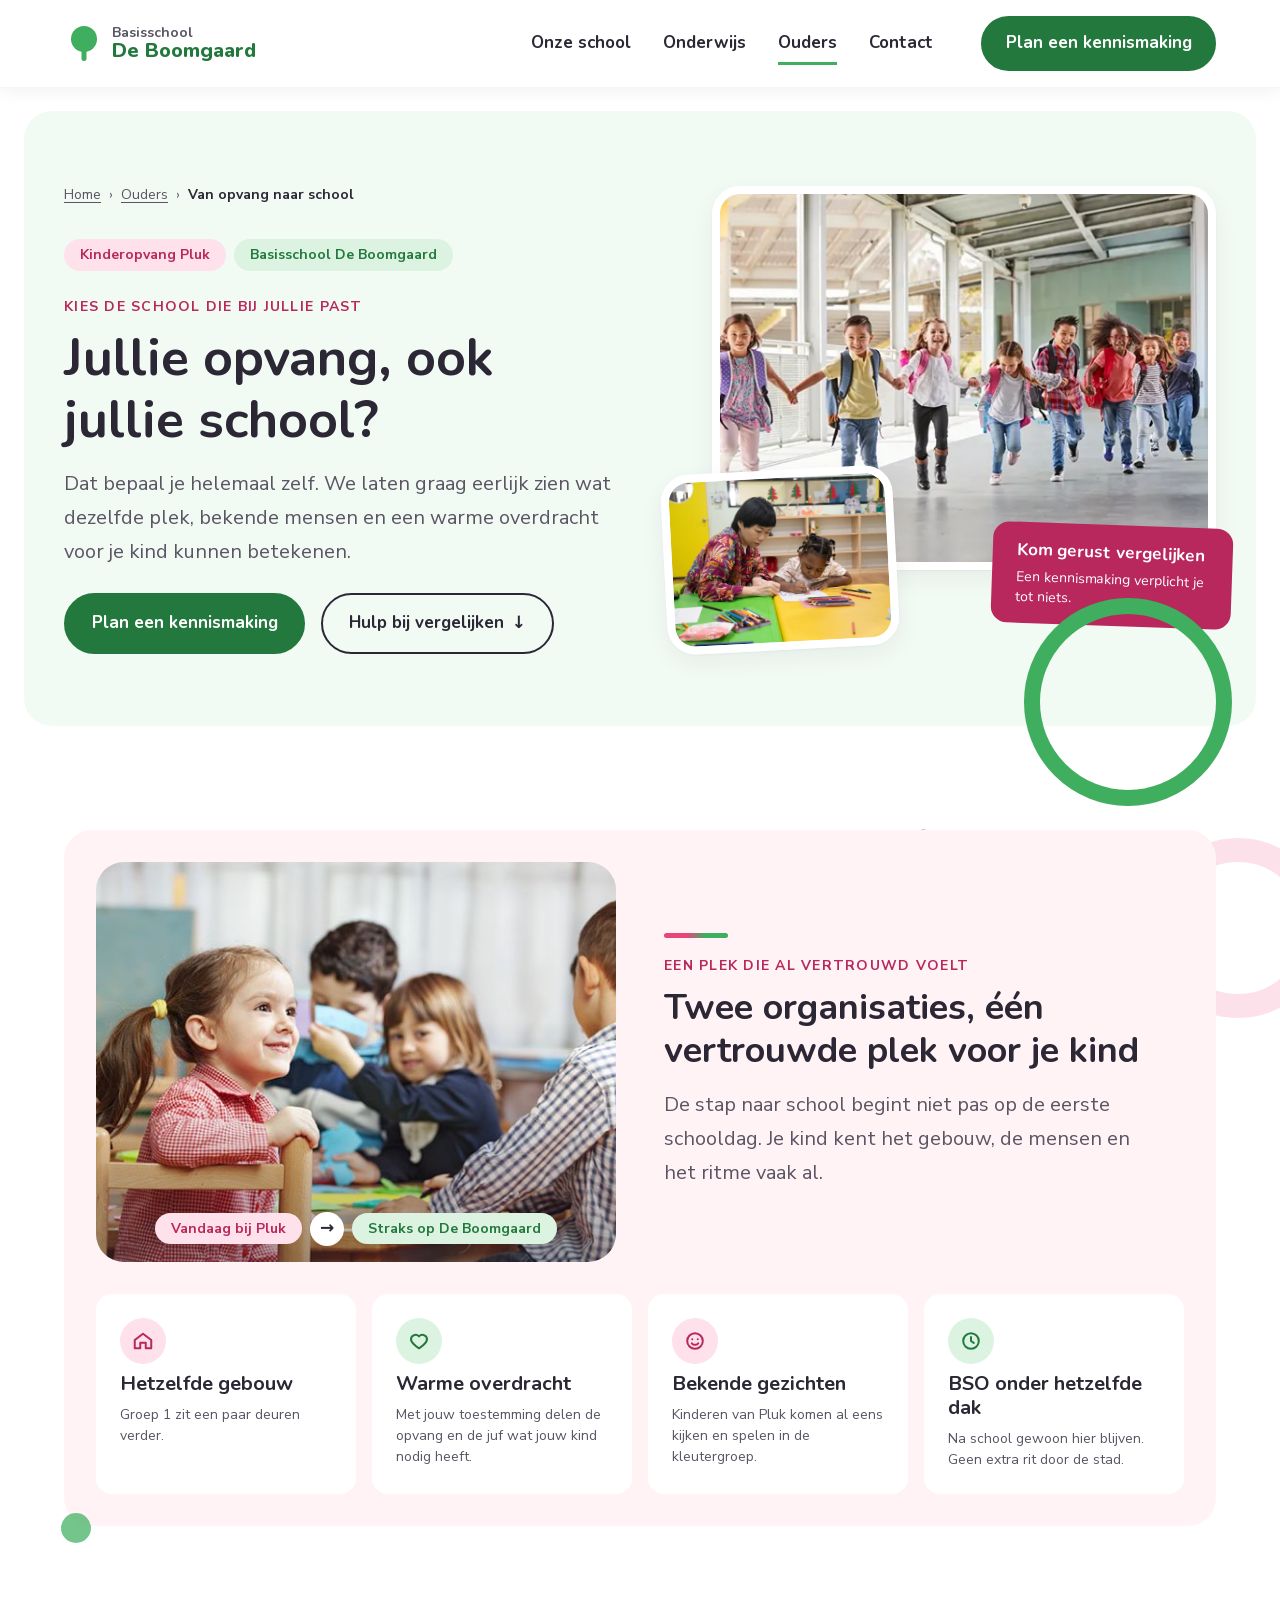
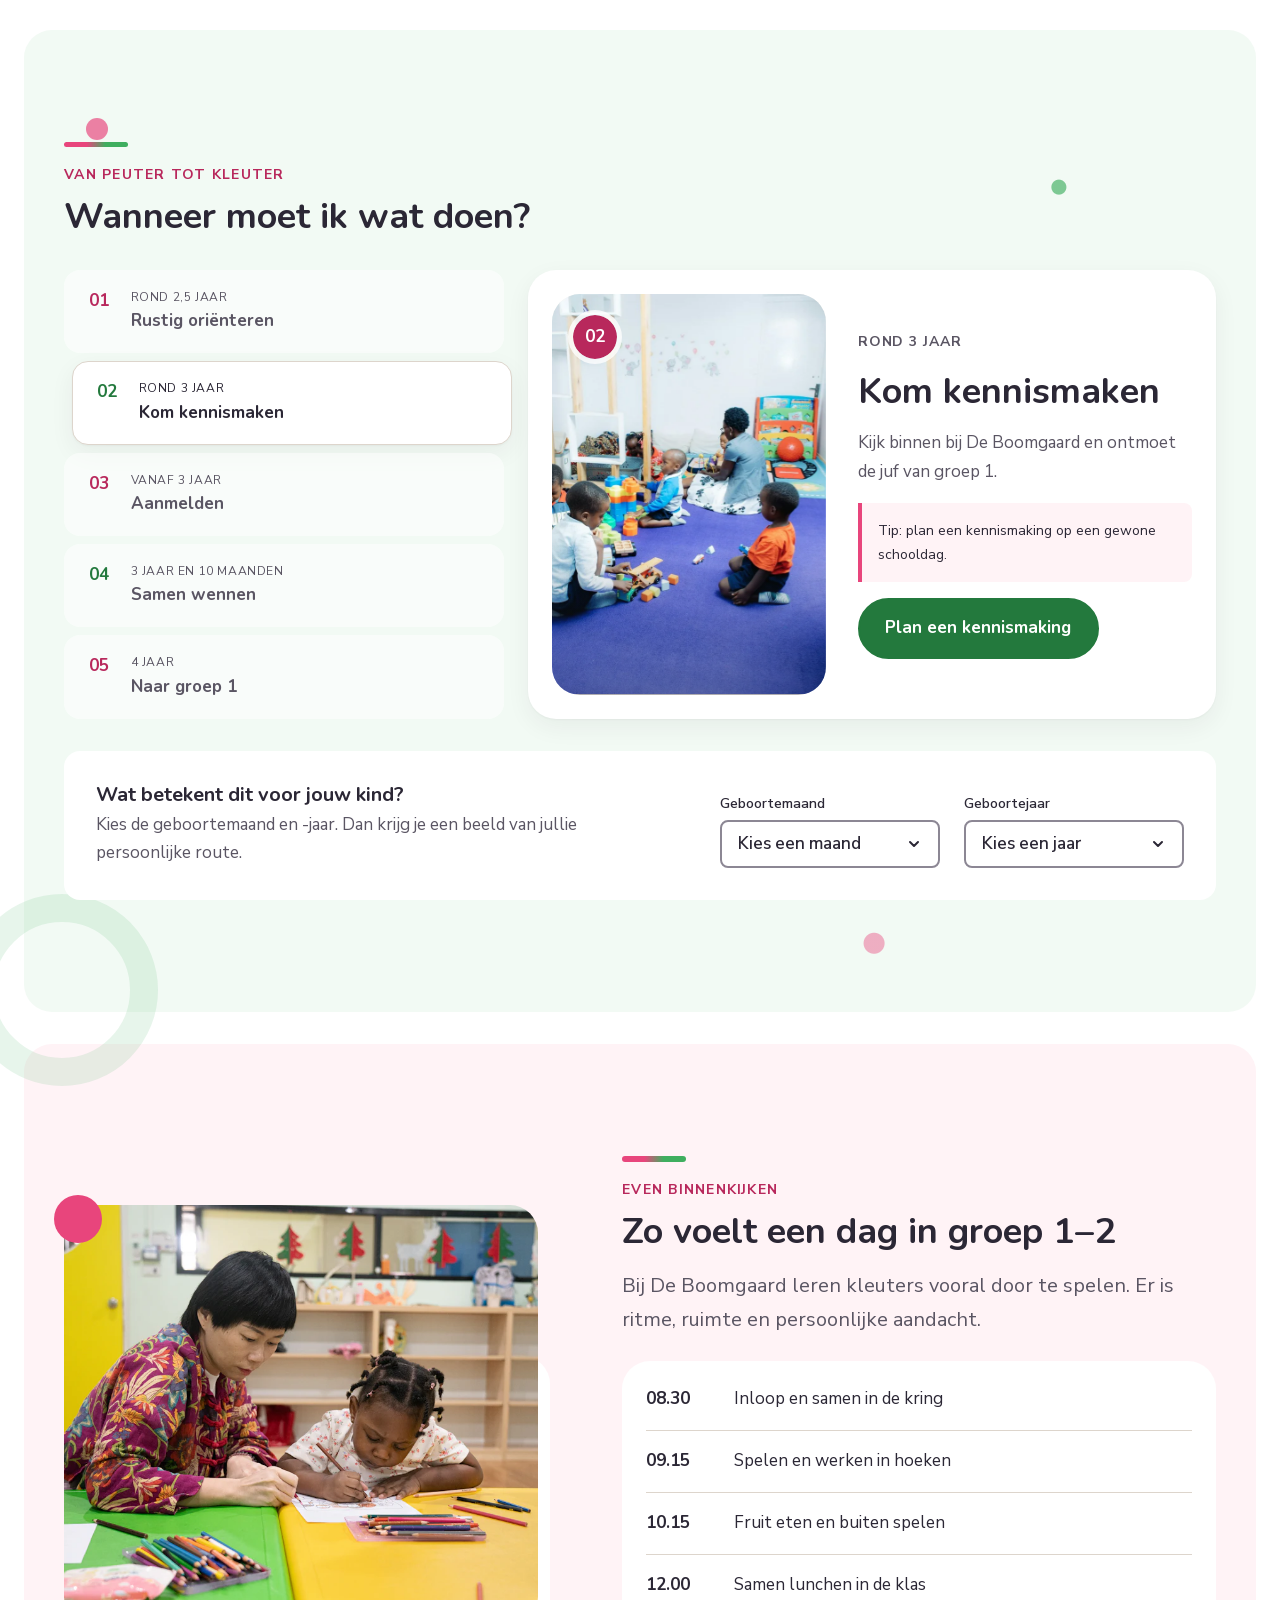
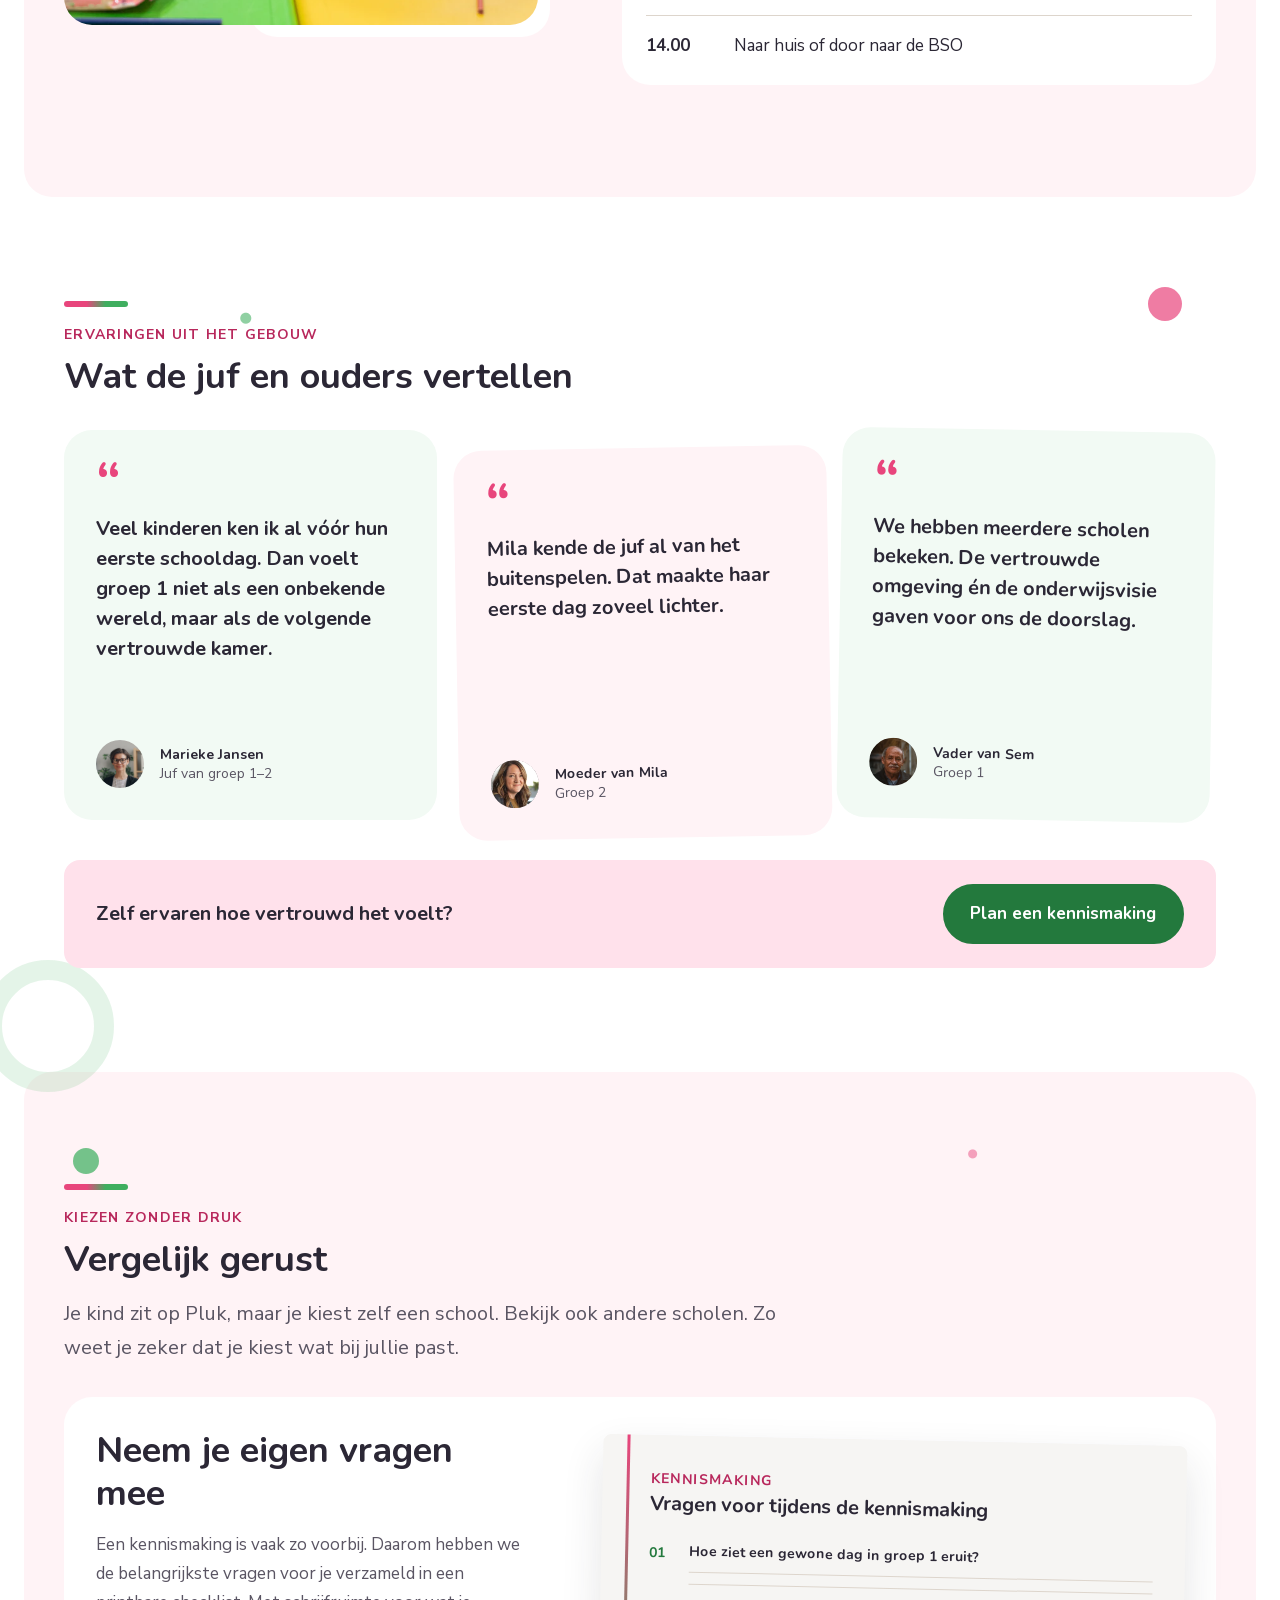
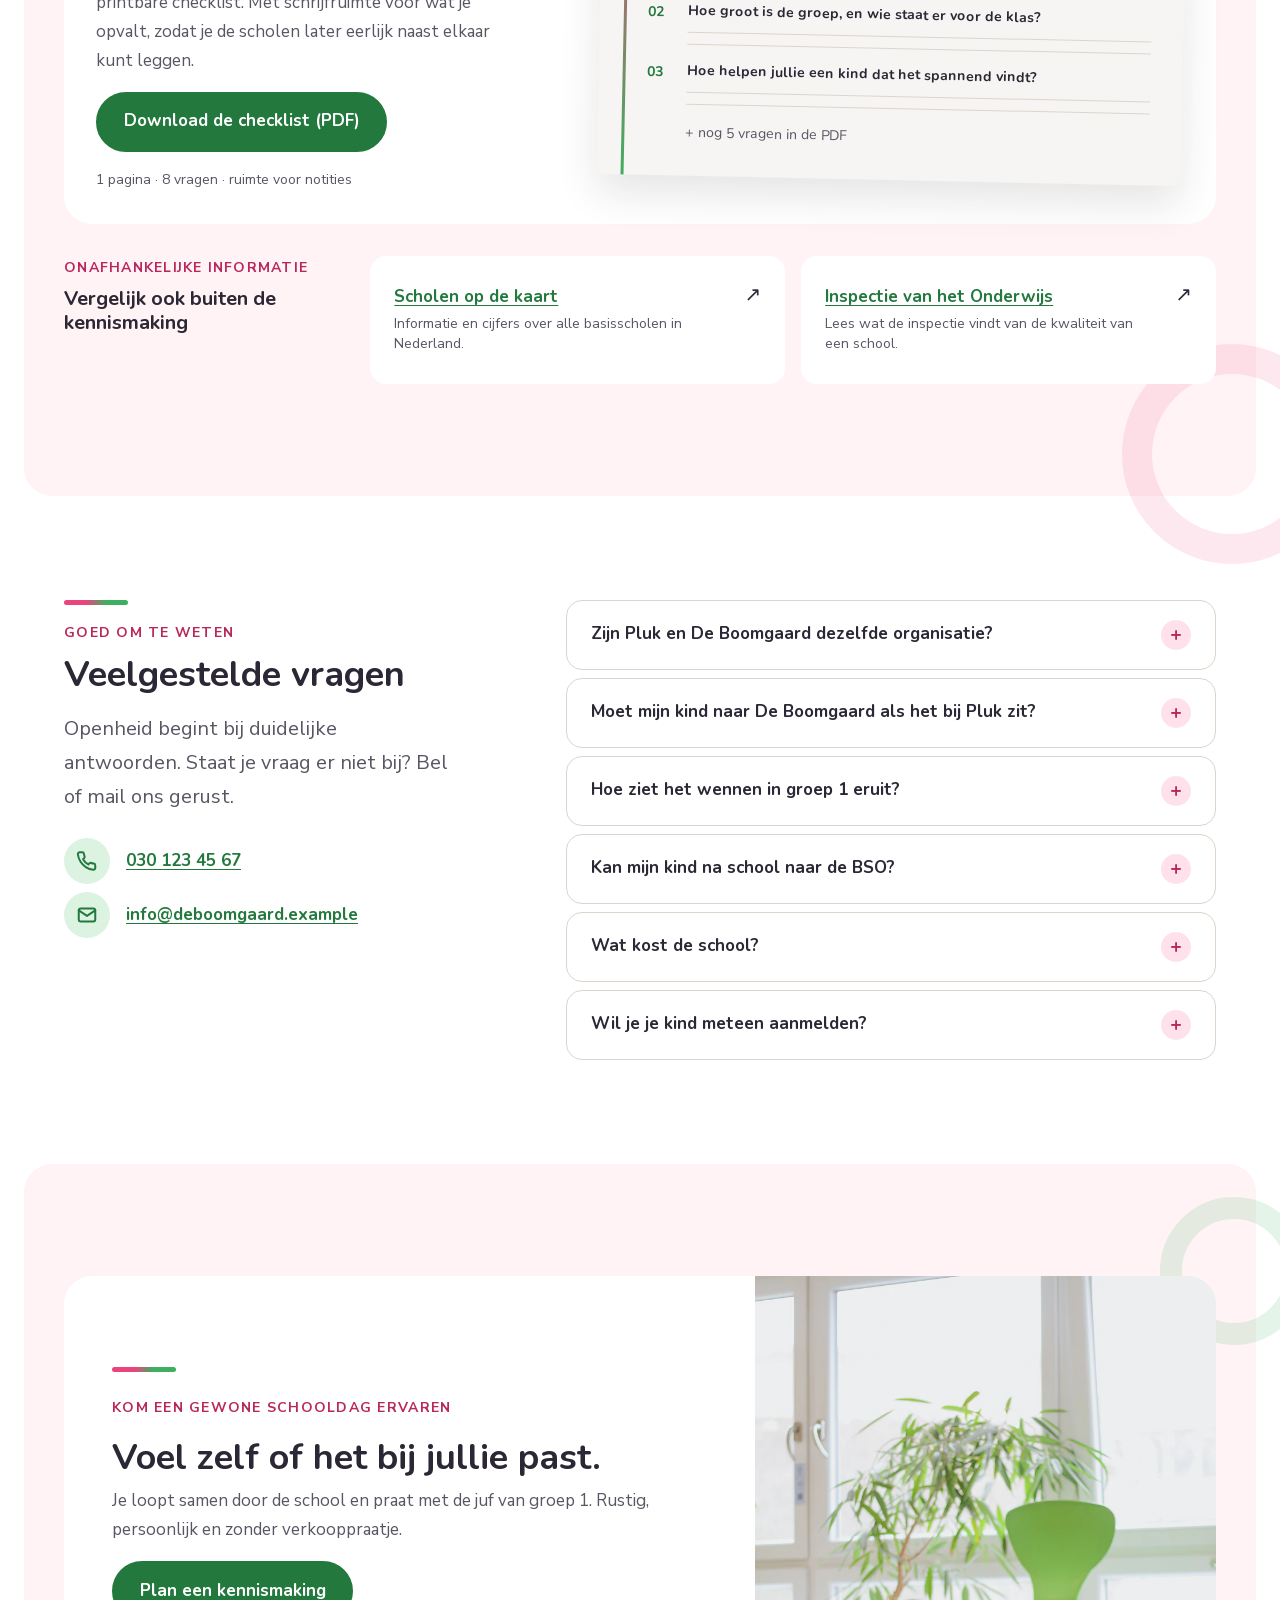
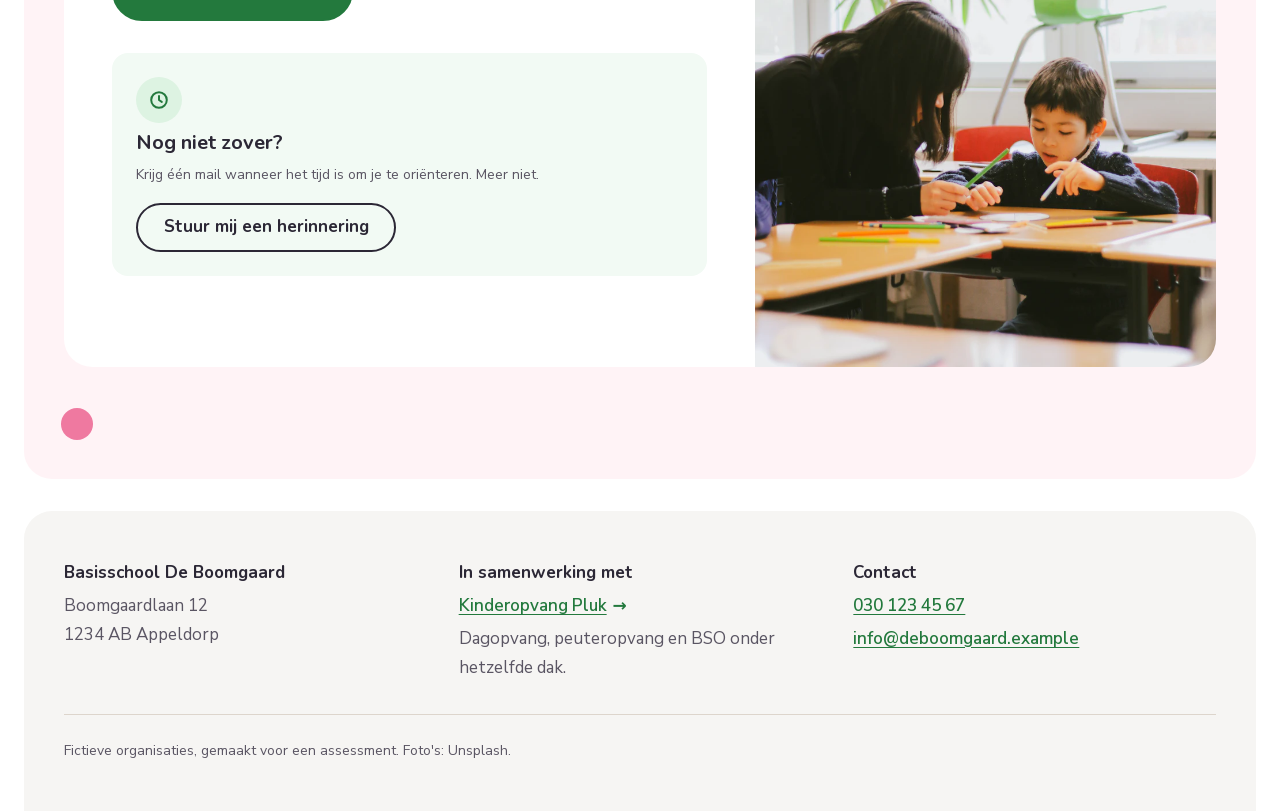
<file: index.html>
<!DOCTYPE html>
<!-- EINDONTWERP (ontwerp B): "Vrij kiezen"
     De landingspagina, overgenomen uit het Figma Make-ontwerp (variant 03 "Vrij kiezen").
     Het eerdere ontwerp A staat in ontwerp-a.html en is niet veranderd.
     Beide pagina's gebruiken dezelfde styleguide: tokens.css, fonts.css en base.css.
     Alleen de opmaak van de secties staat apart, in css/pagina-b.css. -->
<html lang="nl">
<head>
  <meta charset="UTF-8">
  <meta name="viewport" content="width=device-width, initial-scale=1">
  <title>Van opvang naar school | Basisschool De Boomgaard</title>
  <meta name="description" content="Je kind gaat naar Kinderopvang Pluk? Jij kiest zelf de school. Ontdek wat dezelfde plek, bekende mensen en een warme overdracht betekenen, en kom vrijblijvend kijken.">

  <!-- Eigen lettertypes (geen Google Fonts, zie css/fonts.css) -->
  <link rel="preload" href="fonts/nunito.woff2" as="font" type="font/woff2" crossorigin>
  <link rel="stylesheet" href="css/fonts.css">

  <!-- Dezelfde styleguide als ontwerp A -->
  <link rel="stylesheet" href="css/tokens.css">
  <link rel="stylesheet" href="css/base.css">
  <!-- De opmaak van ontwerp B -->
  <link rel="stylesheet" href="css/pagina-b.css">

  <!-- Zelfde aanpak als ontwerp A: de class "js" zet de onderdelen aan die JavaScript nodig hebben -->
  <script>document.documentElement.classList.add("js");</script>
  <script src="js/pagina-b.js" defer></script>
</head>
<body>

  <a class="skiplink" href="#inhoud">Direct naar de inhoud</a>

  <!-- ================= HEADER + NAVIGATIE ================= -->
  <!-- Precies dezelfde header als ontwerp A (ontwerp-a.html): de navigatie van de schoolwebsite.
       De opmaak staat in css/pagina-b.css, het mobiele menu in js/pagina-b.js. -->
  <header class="kop">
    <a class="logo-school" href="#" aria-label="Basisschool De Boomgaard, naar de homepage">
      <!-- Een simpel boompje als logo, getekend met SVG (vormen in code) -->
      <svg class="logo-school__icoon" viewBox="0 0 40 40" aria-hidden="true">
        <rect x="17.5" y="22" width="5" height="15" rx="2.5" />
        <circle cx="20" cy="15" r="13" />
      </svg>
      <span>
        <span class="logo-school__klein">Basisschool</span>
        De Boomgaard
      </span>
    </a>
    <!-- Menuknop, alleen op mobiel en tablet. aria-expanded vertelt schermlezers of het menu
         open (true) of dicht (false) is. aria-controls wijst naar het menu dat hij opent. -->
    <button class="kop__menuknop" type="button" aria-expanded="false" aria-controls="hoofdmenu">
      <svg class="kop__icoon-open" viewBox="0 0 24 24" aria-hidden="true"><path d="M4 7h16M4 12h16M4 17h16"/></svg>
      <svg class="kop__icoon-dicht" viewBox="0 0 24 24" aria-hidden="true"><path d="M6 6l12 12M18 6 6 18"/></svg>
      Menu
    </button>
    <nav class="kop__nav" id="hoofdmenu" aria-label="Hoofdmenu">
      <ul>
        <li><a href="#">Onze school</a></li>
        <li><a href="#">Onderwijs</a></li>
        <!-- aria-current="page": in dit deel van de website ben je nu -->
        <li><a href="#" aria-current="page">Ouders</a></li>
        <li><a href="#">Contact</a></li>
      </ul>
    </nav>
    <a class="knop knop--klein" href="#kennismaken">Plan een kennismaking</a>
  </header>

  <main id="inhoud">

    <!-- ================= 1. HERO ================= -->
    <!-- De kern van dit ontwerp: jij kiest. Geen druk, wel eerlijk laten zien wat het oplevert. -->
    <section class="hero-keuze" aria-labelledby="hero-titel">
      <div class="hero-keuze__tekst">
        <!-- Kruimelpad: dezelfde stappen als in ontwerp A, maar hier binnen de hero -->
        <nav class="kruimelpad" aria-label="Kruimelpad">
          <ol>
            <li><a href="#">Home</a></li>
            <li><a href="#">Ouders</a></li>
            <li><span aria-current="page">Van opvang naar school</span></li>
          </ol>
        </nav>
        <p class="labels">
          <span class="label label--opvang">Kinderopvang Pluk</span>
          <span class="label label--school">Basisschool De Boomgaard</span>
        </p>
        <p class="bovenkop">Kies de school die bij jullie past</p>
        <h1 id="hero-titel">Jullie opvang, ook jullie school?</h1>
        <p class="intro">Dat bepaal je helemaal zelf. We laten graag eerlijk zien wat dezelfde
          plek, bekende mensen en een warme overdracht voor je kind kunnen betekenen.</p>
        <div class="acties">
          <a class="knop" href="#kennismaken">Plan een kennismaking</a>
          <a class="knop knop--secundair knop--pijl knop--omlaag" href="#vergelijken">Hulp bij vergelijken<span aria-hidden="true">↓</span></a>
        </div>
      </div>

      <!-- Collage: een grote foto, een kleine scheve foto en een roze notitie -->
      <div class="hero-keuze__collage">
        <figure class="collage__foto collage__foto--groot">
          <img src="img/hero-kinderen.webp"
               srcset="img/hero-kinderen-800.webp 800w, img/hero-kinderen-1280.webp 1280w, img/hero-kinderen.webp 2158w"
               sizes="(min-width: 64rem) 40rem, 100vw"
               width="2158" height="1064" fetchpriority="high"
               alt="Een groep lachende kinderen met rugzakken rent hand in hand door een gang van de school">
        </figure>
        <figure class="collage__foto collage__foto--klein">
          <img src="img/groep12-tekenen.webp" width="1000" height="667"
               alt="Een juf tekent samen met een kleuter aan een kleurrijke tafel in de klas">
        </figure>
        <p class="collage__notitie">
          <strong>Kom gerust vergelijken</strong>
          Een kennismaking verplicht je tot niets.
        </p>
      </div>
      <span class="hero-keuze__ring deco" aria-hidden="true"></span>
    </section>

    <!-- ================= 2. SAMENWERKING ================= -->
    <section class="blok blok--stippen-1" id="samenwerking" aria-labelledby="samenwerking-titel">
      <div class="samenwerking">
        <figure class="samenwerking__foto">
          <img src="img/kinderen2.jpg" width="600" height="415" loading="lazy"
               alt="Kleuters knutselen samen aan tafel in de klas. Een meisje in een rood jurkje kijkt lachend om.">
          <!-- Van Pluk naar De Boomgaard, als twee labels met een pijl ertussen -->
          <figcaption class="samenwerking__route">
            <span class="label label--opvang">Vandaag bij Pluk</span>
            <span class="samenwerking__pijl" aria-hidden="true">→</span>
            <span class="label label--school">Straks op De Boomgaard</span>
          </figcaption>
        </figure>
        <div class="samenwerking__tekst">
          <span class="duo-lijn" aria-hidden="true"></span>
          <p class="bovenkop">Een plek die al vertrouwd voelt</p>
          <h2 id="samenwerking-titel">Twee organisaties, één vertrouwde plek voor je kind</h2>
          <p class="intro">De stap naar school begint niet pas op de eerste schooldag. Je kind kent
            het gebouw, de mensen en het ritme vaak al.</p>
        </div>
        <ul class="voordelen">
          <li>
            <span class="icoon icoon--roze" aria-hidden="true">
              <svg viewBox="0 0 22 22"><path d="M2.75 10.08 11 3.67l8.25 6.41v8.25h-5.5v-5.5h-5.5v5.5h-5.5z"/></svg>
            </span>
            <h3>Hetzelfde gebouw</h3>
            <p>Groep 1 zit een paar deuren verder.</p>
          </li>
          <li>
            <span class="icoon icoon--groen" aria-hidden="true">
              <svg viewBox="0 0 22 22"><path d="M11 18.33s-6.42-4.03-7.88-7.88A4.6 4.6 0 0 1 11 6.42a4.6 4.6 0 0 1 7.88 4.03C17.42 14.3 11 18.33 11 18.33z"/></svg>
            </span>
            <h3>Warme overdracht</h3>
            <p>Met jouw toestemming delen de opvang en de juf wat jouw kind nodig heeft.</p>
          </li>
          <li>
            <span class="icoon icoon--roze" aria-hidden="true">
              <svg viewBox="0 0 22 22"><circle cx="11" cy="11" r="7.79"/><path d="M7.79 13.29a4.1 4.1 0 0 0 6.42 0M8.25 9.17h.01m5.49 0h.01"/></svg>
            </span>
            <h3>Bekende gezichten</h3>
            <p>Kinderen van Pluk komen al eens kijken en spelen in de kleutergroep.</p>
          </li>
          <li>
            <span class="icoon icoon--groen" aria-hidden="true">
              <svg viewBox="0 0 22 22"><circle cx="11" cy="11" r="7.79"/><path d="M11 6.88V11l2.75 1.83"/></svg>
            </span>
            <h3>BSO onder hetzelfde dak</h3>
            <p>Na school gewoon hier blijven. Geen extra rit door de stad.</p>
          </li>
        </ul>
      </div>
    </section>

    <!-- ================= 3. TIJDLIJN: FOCUS PER MOMENT ================= -->
    <!-- Met JavaScript: links de vijf momenten als tabs, rechts één moment met foto en tip.
         Zonder JavaScript: de vijf momenten staan gewoon onder elkaar. -->
    <section class="blok blok--groen blok--stippen-2" id="stappen" aria-labelledby="stappen-titel">
      <span class="duo-lijn" aria-hidden="true"></span>
      <p class="bovenkop">Van peuter tot kleuter</p>
      <h2 id="stappen-titel">Wanneer moet ik wat doen?</h2>

      <div class="momenten">
        <!-- De tabs. "hidden" tot JavaScript ze aanzet (zie js/pagina-b.js) -->
        <div class="momenten__tabs" aria-label="Kies een moment" hidden>
          <button type="button" id="tab-1" aria-controls="moment-1"><span>01</span><small>Rond 2,5 jaar</small><strong>Rustig oriënteren</strong></button>
          <button type="button" id="tab-2" aria-controls="moment-2"><span>02</span><small>Rond 3 jaar</small><strong>Kom kennismaken</strong></button>
          <button type="button" id="tab-3" aria-controls="moment-3"><span>03</span><small>Vanaf 3 jaar</small><strong>Aanmelden</strong></button>
          <button type="button" id="tab-4" aria-controls="moment-4"><span>04</span><small>3 jaar en 10 maanden</small><strong>Samen wennen</strong></button>
          <button type="button" id="tab-5" aria-controls="moment-5"><span>05</span><small>4 jaar</small><strong>Naar groep 1</strong></button>
        </div>

        <div class="momenten__kaarten">
          <div class="moment" id="moment-1">
            <figure class="moment__foto">
              <img src="img/b-stap-orienteren.webp" width="1200" height="900" loading="lazy"
                   alt="Jonge kinderen samen aan een tafel in een lichte klas">
              <span class="moment__nummer" aria-hidden="true">01</span>
            </figure>
            <div class="moment__tekst">
              <p class="moment__leeftijd">Rond 2,5 jaar</p>
              <h3>Rustig oriënteren</h3>
              <p>Bekijk scholen en bespreek met de pedagogisch medewerker wat bij je kind past.</p>
              <p class="moment__tip">Tip: schrijf op wat je belangrijk vindt voor je kind.</p>
            </div>
          </div>
          <div class="moment" id="moment-2">
            <figure class="moment__foto">
              <img src="img/b-stap-kennismaken.webp" width="1200" height="900" loading="lazy"
                   alt="Kinderen spelen samen in een lichte speelruimte">
              <span class="moment__nummer" aria-hidden="true">02</span>
            </figure>
            <div class="moment__tekst">
              <p class="moment__leeftijd">Rond 3 jaar</p>
              <h3>Kom kennismaken</h3>
              <p>Kijk binnen bij De Boomgaard en ontmoet de juf van groep 1.</p>
              <p class="moment__tip">Tip: plan een kennismaking op een gewone schooldag.</p>
              <a class="knop" href="#kennismaken">Plan een kennismaking</a>
            </div>
          </div>
          <div class="moment" id="moment-3">
            <figure class="moment__foto">
              <img src="img/b-stap-aanmelden.webp" width="1200" height="900" loading="lazy"
                   alt="Een begeleider en een kind tekenen samen aan tafel">
              <span class="moment__nummer" aria-hidden="true">03</span>
            </figure>
            <div class="moment__tekst">
              <p class="moment__leeftijd">Vanaf 3 jaar</p>
              <h3>Aanmelden</h3>
              <p>Kies je voor De Boomgaard? Meld je kind dan rond de derde verjaardag aan.</p>
              <p class="moment__tip">Tip: aanmelden kan al voordat je kind vier jaar is.</p>
            </div>
          </div>
          <div class="moment" id="moment-4">
            <figure class="moment__foto">
              <img src="img/b-stap-wennen.webp" width="1200" height="900" loading="lazy"
                   alt="Een begeleider zit met kinderen samen aan een klassentafel">
              <span class="moment__nummer" aria-hidden="true">04</span>
            </figure>
            <div class="moment__tekst">
              <p class="moment__leeftijd">3 jaar en 10 maanden</p>
              <h3>Samen wennen</h3>
              <p>Je kind komt een paar ochtenden spelen in de kleutergroep.</p>
              <p class="moment__tip">Tip: vertel vooraf wat je kind tijdens het wennen kan verwachten.</p>
            </div>
          </div>
          <div class="moment" id="moment-5">
            <figure class="moment__foto">
              <img src="img/b-stap-groep1.webp" width="1200" height="900" loading="lazy"
                   alt="Een leerkracht begroet een kind in de klas">
              <span class="moment__nummer" aria-hidden="true">05</span>
            </figure>
            <div class="moment__tekst">
              <p class="moment__leeftijd">4 jaar</p>
              <h3>Naar groep 1</h3>
              <p>Een vertrouwde stap naar school en daarna eventueel naar de BSO.</p>
              <p class="moment__tip">Tip: leg de tas de avond ervoor samen klaar.</p>
            </div>
          </div>
        </div>
      </div>

      <!-- Leeftijdscheck: dezelfde berekening als in ontwerp A, in de vorm van dit ontwerp.
           Alles gebeurt in de browser, er wordt niets opgeslagen of verstuurd (AVG). -->
      <div class="leeftijdscheck" hidden>
        <div>
          <h3>Wat betekent dit voor jouw kind?</h3>
          <p>Kies de geboortemaand en -jaar. Dan krijg je een beeld van jullie persoonlijke&nbsp;route.</p>
        </div>
        <label>
          Geboortemaand
          <select id="check-maand">
            <option value="">Kies een maand</option>
            <option value="1">januari</option>
            <option value="2">februari</option>
            <option value="3">maart</option>
            <option value="4">april</option>
            <option value="5">mei</option>
            <option value="6">juni</option>
            <option value="7">juli</option>
            <option value="8">augustus</option>
            <option value="9">september</option>
            <option value="10">oktober</option>
            <option value="11">november</option>
            <option value="12">december</option>
          </select>
        </label>
        <label>
          Geboortejaar
          <select id="check-jaar">
            <option value="">Kies een jaar</option>
            <option>2026</option>
            <option>2025</option>
            <option>2024</option>
            <option>2023</option>
            <option>2022</option>
            <option>2021</option>
          </select>
        </label>
        <div class="leeftijdscheck__uitkomst" aria-live="polite"></div>
      </div>
    </section>

    <!-- ================= 4. EEN DAG IN GROEP 1-2 ================= -->
    <section class="blok blok--roze dag" aria-labelledby="dag-titel">
      <figure class="foto-blok">
        <img src="img/groep12-tekenen.webp" width="1000" height="667" loading="lazy"
             alt="Een juf tekent samen met een kleuter aan een kleurrijke tafel in de klas">
      </figure>
      <div>
        <span class="duo-lijn" aria-hidden="true"></span>
        <p class="bovenkop">Even binnenkijken</p>
        <h2 id="dag-titel">Zo voelt een dag in groep 1–2</h2>
        <p class="intro">Bij De Boomgaard leren kleuters vooral door te spelen. Er is ritme,
          ruimte en persoonlijke aandacht.</p>
        <ol class="dagritme">
          <li><time datetime="08:30">08.30</time> Inloop en samen in de kring</li>
          <li><time datetime="09:15">09.15</time> Spelen en werken in hoeken</li>
          <li><time datetime="10:15">10.15</time> Fruit eten en buiten spelen</li>
          <li><time datetime="12:00">12.00</time> Samen lunchen in de klas</li>
          <li><time datetime="14:00">14.00</time> Naar huis of door naar de BSO</li>
        </ol>
      </div>
    </section>

    <!-- ================= 5. ERVARINGEN ================= -->
    <section class="blok blok--stippen-3" id="ervaringen" aria-labelledby="ervaringen-titel">
      <span class="duo-lijn" aria-hidden="true"></span>
      <p class="bovenkop">Ervaringen uit het gebouw</p>
      <h2 id="ervaringen-titel">Wat de juf en ouders vertellen</h2>

      <div class="quotes">
        <figure class="quote">
          <span class="quote__teken" aria-hidden="true">“</span>
          <blockquote>Veel kinderen ken ik al vóór hun eerste schooldag. Dan voelt groep 1 niet als
            een onbekende wereld, maar als de volgende vertrouwde kamer.</blockquote>
          <figcaption>
            <img src="img/ervaring-juf.webp" width="480" height="480" loading="lazy" alt="">
            <span><strong>Marieke Jansen</strong> Juf van groep 1–2</span>
          </figcaption>
        </figure>
        <figure class="quote quote--roze">
          <span class="quote__teken" aria-hidden="true">“</span>
          <blockquote>Mila kende de juf al van het buitenspelen. Dat maakte haar eerste dag zoveel
            lichter.</blockquote>
          <figcaption>
            <img src="img/b-moeder-mila.webp" width="176" height="176" loading="lazy" alt="">
            <span><strong>Moeder van Mila</strong> Groep 2</span>
          </figcaption>
        </figure>
        <figure class="quote">
          <span class="quote__teken" aria-hidden="true">“</span>
          <blockquote>We hebben meerdere scholen bekeken. De vertrouwde omgeving én de
            onderwijsvisie gaven voor ons de doorslag.</blockquote>
          <figcaption>
            <img src="img/b-vader-sem.webp" width="500" height="500" loading="lazy" alt="">
            <span><strong>Vader van Sem</strong> Groep 1</span>
          </figcaption>
        </figure>
        <div class="quotes__actie">
          <p>Zelf ervaren hoe vertrouwd het voelt?</p>
          <a class="knop" href="#kennismaken">Plan een kennismaking</a>
        </div>
      </div>
    </section>

    <!-- ================= 6. VERGELIJKEN ================= -->
    <section class="blok blok--roze blok--stippen-4" id="vergelijken" aria-labelledby="vergelijken-titel">
      <span class="duo-lijn" aria-hidden="true"></span>
      <p class="bovenkop">Kiezen zonder druk</p>
      <h2 id="vergelijken-titel">Vergelijk gerust</h2>
      <p class="intro">Je kind zit op Pluk, maar je kiest zelf een school. Bekijk ook andere
        scholen. Zo weet je zeker dat je kiest wat bij jullie past.</p>

      <div class="download">
        <div class="download__tekst">
          <h3>Neem je eigen vragen mee</h3>
          <p>Een kennismaking is vaak zo voorbij. Daarom hebben we de belangrijkste vragen voor je
            verzameld in een printbare checklist. Met schrijfruimte voor wat je opvalt,
            zodat je de scholen later eerlijk naast elkaar kunt leggen.</p>
          <a class="knop" href="downloads/checklist-rondleiding.pdf" download>Download de checklist (PDF)</a>
          <small>1 pagina · 8 vragen · ruimte voor notities</small>
        </div>
        <!-- Een voorbeeld van de PDF, alleen als plaatje: de vragen staan ook in de PDF zelf -->
        <div class="download__voorbeeld" aria-hidden="true">
          <span class="voorbeeld__boven">Kennismaking</span>
          <strong class="voorbeeld__titel">Vragen voor tijdens de kennismaking</strong>
          <ol>
            <li><span>01</span><strong>Hoe ziet een gewone dag in groep 1 eruit?</strong></li>
            <li><span>02</span><strong>Hoe groot is de groep, en wie staat er voor de klas?</strong></li>
            <li><span>03</span><strong>Hoe helpen jullie een kind dat het spannend vindt?</strong></li>
          </ol>
          <span class="voorbeeld__meer">+ nog 5 vragen in de PDF</span>
        </div>
      </div>

      <div class="bronnen">
        <div>
          <p class="bovenkop">Onafhankelijke informatie</p>
          <h3>Vergelijk ook buiten de kennismaking</h3>
        </div>
        <a href="https://scholenopdekaart.nl/" target="_blank" rel="noreferrer">
          <span class="bronnen__naam">Scholen op de kaart</span>
          Informatie en cijfers over alle basisscholen in Nederland.
          <span class="visueel-verborgen">(opent in een nieuw tabblad)</span>
          <span class="bronnen__pijl" aria-hidden="true">↗</span>
        </a>
        <a href="https://toezichtsresultaten.onderwijsinspectie.nl/" target="_blank" rel="noreferrer">
          <span class="bronnen__naam">Inspectie van het Onderwijs</span>
          Lees wat de inspectie vindt van de kwaliteit van een school.
          <span class="visueel-verborgen">(opent in een nieuw tabblad)</span>
          <span class="bronnen__pijl" aria-hidden="true">↗</span>
        </a>
      </div>
    </section>

    <!-- ================= 7. VEELGESTELDE VRAGEN ================= -->
    <!-- <details> klapt open en dicht zonder JavaScript, en werkt met het toetsenbord.
         Het plus- of minteken komt uit de CSS: + als de vraag dicht is, − als hij open is. -->
    <section class="blok vragen" id="vragen" aria-labelledby="vragen-titel">
      <div>
        <span class="duo-lijn" aria-hidden="true"></span>
        <p class="bovenkop">Goed om te weten</p>
        <h2 id="vragen-titel">Veelgestelde vragen</h2>
        <p class="intro">Openheid begint bij duidelijke antwoorden. Staat je vraag er niet bij?
          Bel of mail ons gerust.</p>
        <ul class="vragen__contact">
          <li>
            <span class="icoon icoon--groen" aria-hidden="true">
              <svg viewBox="0 0 22 22"><path d="M19.25 15.4v2.6a1.75 1.75 0 0 1-1.9 1.75 17.3 17.3 0 0 1-7.55-2.69 17 17 0 0 1-5.24-5.24A17.3 17.3 0 0 1 1.87 4.24 1.75 1.75 0 0 1 3.6 2.33h2.6a1.75 1.75 0 0 1 1.75 1.5c.11.84.32 1.66.61 2.45a1.75 1.75 0 0 1-.4 1.84L7.07 9.21a14 14 0 0 0 5.24 5.24l1.1-1.1a1.75 1.75 0 0 1 1.84-.39c.79.3 1.61.5 2.45.61a1.75 1.75 0 0 1 1.5 1.78z"/></svg>
            </span>
            <a href="tel:+31301234567"><span class="visueel-verborgen">Bel </span>030 123 45 67</a>
          </li>
          <li>
            <span class="icoon icoon--groen" aria-hidden="true">
              <svg viewBox="0 0 22 22"><rect x="2.75" y="4.58" width="16.5" height="12.83" rx="2"/><path d="m2.75 6.42 8.25 5.5 8.25-5.5"/></svg>
            </span>
            <a href="mailto:info@deboomgaard.example"><span class="visueel-verborgen">Mail </span>info@deboomgaard.example</a>
          </li>
        </ul>
      </div>
      <div class="vragen__lijst">
        <details>
          <summary>Zijn Pluk en De Boomgaard dezelfde organisatie?<span class="vragen__teken" aria-hidden="true"></span></summary>
          <p>Nee. Pluk en De Boomgaard zijn zelfstandige organisaties. Ze delen een gebouw en werken
            praktisch samen rondom de overgang van opvang naar school.</p>
        </details>
        <details>
          <summary>Moet mijn kind naar De Boomgaard als het bij Pluk zit?<span class="vragen__teken" aria-hidden="true"></span></summary>
          <p>Nee. Je kiest als ouder altijd zelf een basisschool. Een kennismaking is
            vrijblijvend.</p>
        </details>
        <details>
          <summary>Hoe ziet het wennen in groep 1 eruit?<span class="vragen__teken" aria-hidden="true"></span></summary>
          <p>Voor de vierde verjaardag komt je kind een paar keer meedoen. We stemmen dit met jou af
            en zorgen voor herkenbare gezichten.</p>
        </details>
        <details>
          <summary>Kan mijn kind na school naar de BSO?<span class="vragen__teken" aria-hidden="true"></span></summary>
          <p>Ja, Pluk biedt ook BSO in hetzelfde gebouw. De schooldag loopt zo rustig over in de
            middag.</p>
        </details>
        <details>
          <summary>Wat kost de school?<span class="vragen__teken" aria-hidden="true"></span></summary>
          <p>Basisonderwijs is kosteloos. De school kan wel een vrijwillige ouderbijdrage vragen voor
            extra activiteiten. Je kind mag altijd meedoen, ook als je deze bijdrage niet betaalt.</p>
        </details>
        <details>
          <summary>Wil je je kind meteen aanmelden?<span class="vragen__teken" aria-hidden="true"></span></summary>
          <p>Dat kan, maar hoeft niet tijdens de kennismaking. Neem gerust eerst de tijd om thuis te
            vergelijken. Als je wilt aanmelden, helpt De Boomgaard je met de vervolgstappen.</p>
        </details>
      </div>
    </section>

    <!-- ================= 8. KENNISMAKEN ================= -->
    <section class="blok blok--roze blok--stippen-5" id="kennismaken" aria-labelledby="kennismaken-titel">
      <div class="uitnodiging">
        <div class="uitnodiging__tekst">
          <span class="duo-lijn" aria-hidden="true"></span>
          <p class="bovenkop">Kom een gewone schooldag ervaren</p>
          <h2 id="kennismaken-titel">Voel zelf of het bij jullie past.</h2>
          <p>Je loopt samen door de school en praat met de juf van groep&nbsp;1. Rustig,
            persoonlijk en zonder verkooppraatje.</p>
          <!-- Deze knop gaat later naar een eigen pagina met het formulier om een moment te kiezen.
               Die pagina bestaat nog niet: vervang dan "#" door de naam van die pagina. -->
          <a class="knop" href="#">Plan een kennismaking</a>

          <div class="herinnering">
            <span class="icoon icoon--groen" aria-hidden="true">
              <svg viewBox="0 0 22 22"><circle cx="11" cy="11" r="7.79"/><path d="M11 6.88V11l2.75 1.83"/></svg>
            </span>
            <h3>Nog niet zover?</h3>
            <p>Krijg één mail wanneer het tijd is om je te oriënteren. Meer niet.</p>
            <a class="knop knop--secundair" href="mailto:herinnering@deboomgaard.example">Stuur mij een herinnering</a>
          </div>
        </div>
        <figure class="uitnodiging__foto">
          <img src="img/kennismaken-klas.webp" width="800" height="1200" loading="lazy"
               alt="Een juf helpt een jongen met kleurpotloden in een lichte klas met een groene stoel">
        </figure>
      </div>
    </section>

  </main>

  <!-- ================= FOOTER ================= -->
  <footer class="voet">
    <div>
      <p class="voet__titel">Basisschool De Boomgaard</p>
      <p>Boomgaardlaan 12<br>1234 AB Appeldorp</p>
    </div>
    <div>
      <p class="voet__titel">In samenwerking met</p>
      <a class="link-pijl" href="#samenwerking">Kinderopvang Pluk</a>
      <p>Dagopvang, peuteropvang en BSO onder hetzelfde dak.</p>
    </div>
    <div>
      <p class="voet__titel">Contact</p>
      <a href="tel:+31301234567">030 123 45 67</a>
      <a href="mailto:info@deboomgaard.example">info@deboomgaard.example</a>
    </div>
    <p class="voet__noot">Fictieve organisaties, gemaakt voor een assessment. Foto's: Unsplash.</p>
  </footer>

</body>
</html>
</file>
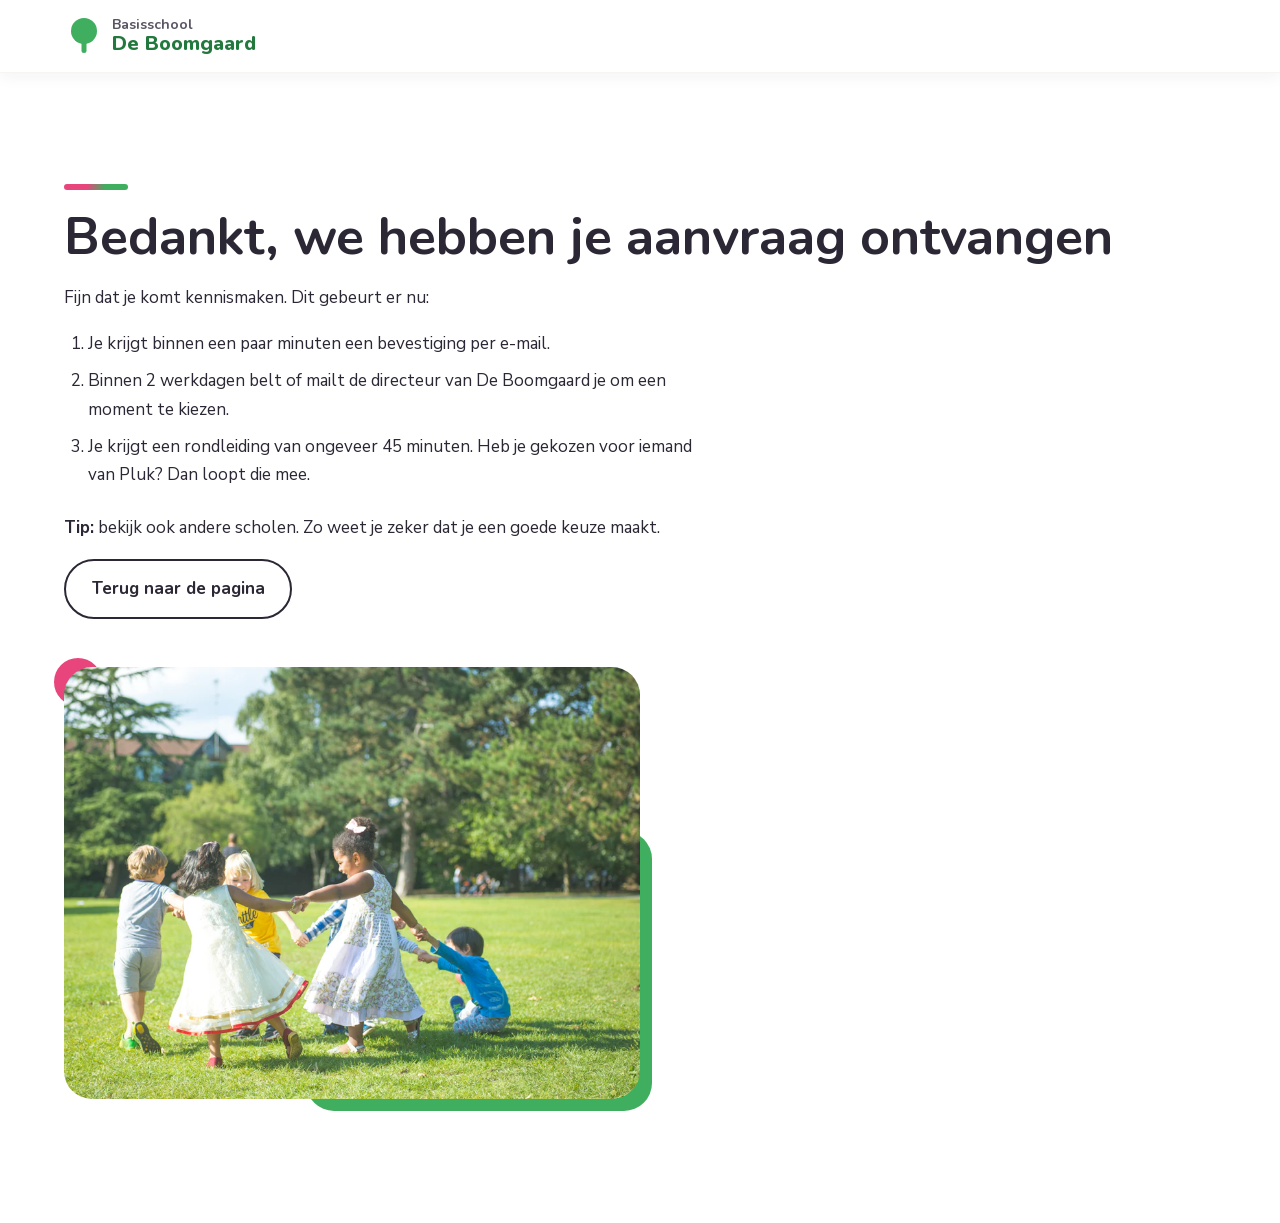
<file: bedankt.html>
<!DOCTYPE html>
<html lang="nl">
<head>
  <meta charset="UTF-8">
  <meta name="viewport" content="width=device-width, initial-scale=1">
  <title>Bedankt voor je aanvraag | Basisschool De Boomgaard</title>
  <!-- Bedankpagina's horen niet in Google -->
  <meta name="robots" content="noindex">

  <!-- Eigen lettertypes (geen Google Fonts, zie css/fonts.css) -->
  <link rel="stylesheet" href="css/fonts.css">

  <link rel="stylesheet" href="css/tokens.css">
  <link rel="stylesheet" href="css/base.css">
  <link rel="stylesheet" href="css/pagina.css">
</head>
<body>
  <!-- Zelfde header als de landingspagina: de pagina staat op de website van De Boomgaard -->
  <header class="kop">
    <a class="logo-school" href="ontwerp-a.html" aria-label="Basisschool De Boomgaard, terug naar de pagina">
      <svg class="logo-school__icoon" viewBox="0 0 40 40" aria-hidden="true">
        <rect x="17.5" y="22" width="5" height="15" rx="2.5" />
        <circle cx="20" cy="15" r="13" />
      </svg>
      <span>
        <span class="logo-school__klein">Basisschool</span>
        De Boomgaard
      </span>
    </a>
  </header>

  <!-- FR-02: bevestiging met vervolgstappen -->
  <main id="inhoud" class="sectie bedankt">
    <span class="duo-lijn" aria-hidden="true"></span>
    <h1>Bedankt, we hebben je aanvraag ontvangen</h1>
    <p>Fijn dat je komt kennismaken. Dit gebeurt er nu:</p>

    <ol>
      <li>Je krijgt binnen een paar minuten een bevestiging per e-mail.</li>
      <li>Binnen 2 werkdagen belt of mailt de directeur van De Boomgaard je om een moment te kiezen.</li>
      <li>Je krijgt een rondleiding van ongeveer 45 minuten. Heb je gekozen voor iemand van Pluk? Dan loopt die mee.</li>
    </ol>

    <p><strong>Tip:</strong> bekijk ook andere scholen. Zo weet je zeker dat je een goede keuze maakt.</p>

    <p><a class="knop knop--secundair" href="ontwerp-a.html">Terug naar de pagina</a></p>

    <figure class="foto foto--groen bedankt__foto">
      <img src="img/bedankt-buitenspelen.webp" width="1000" height="667"
           alt="Kinderen spelen samen in een kring op het gras in de zon">
    </figure>
  </main>
</body>
</html>
</file>
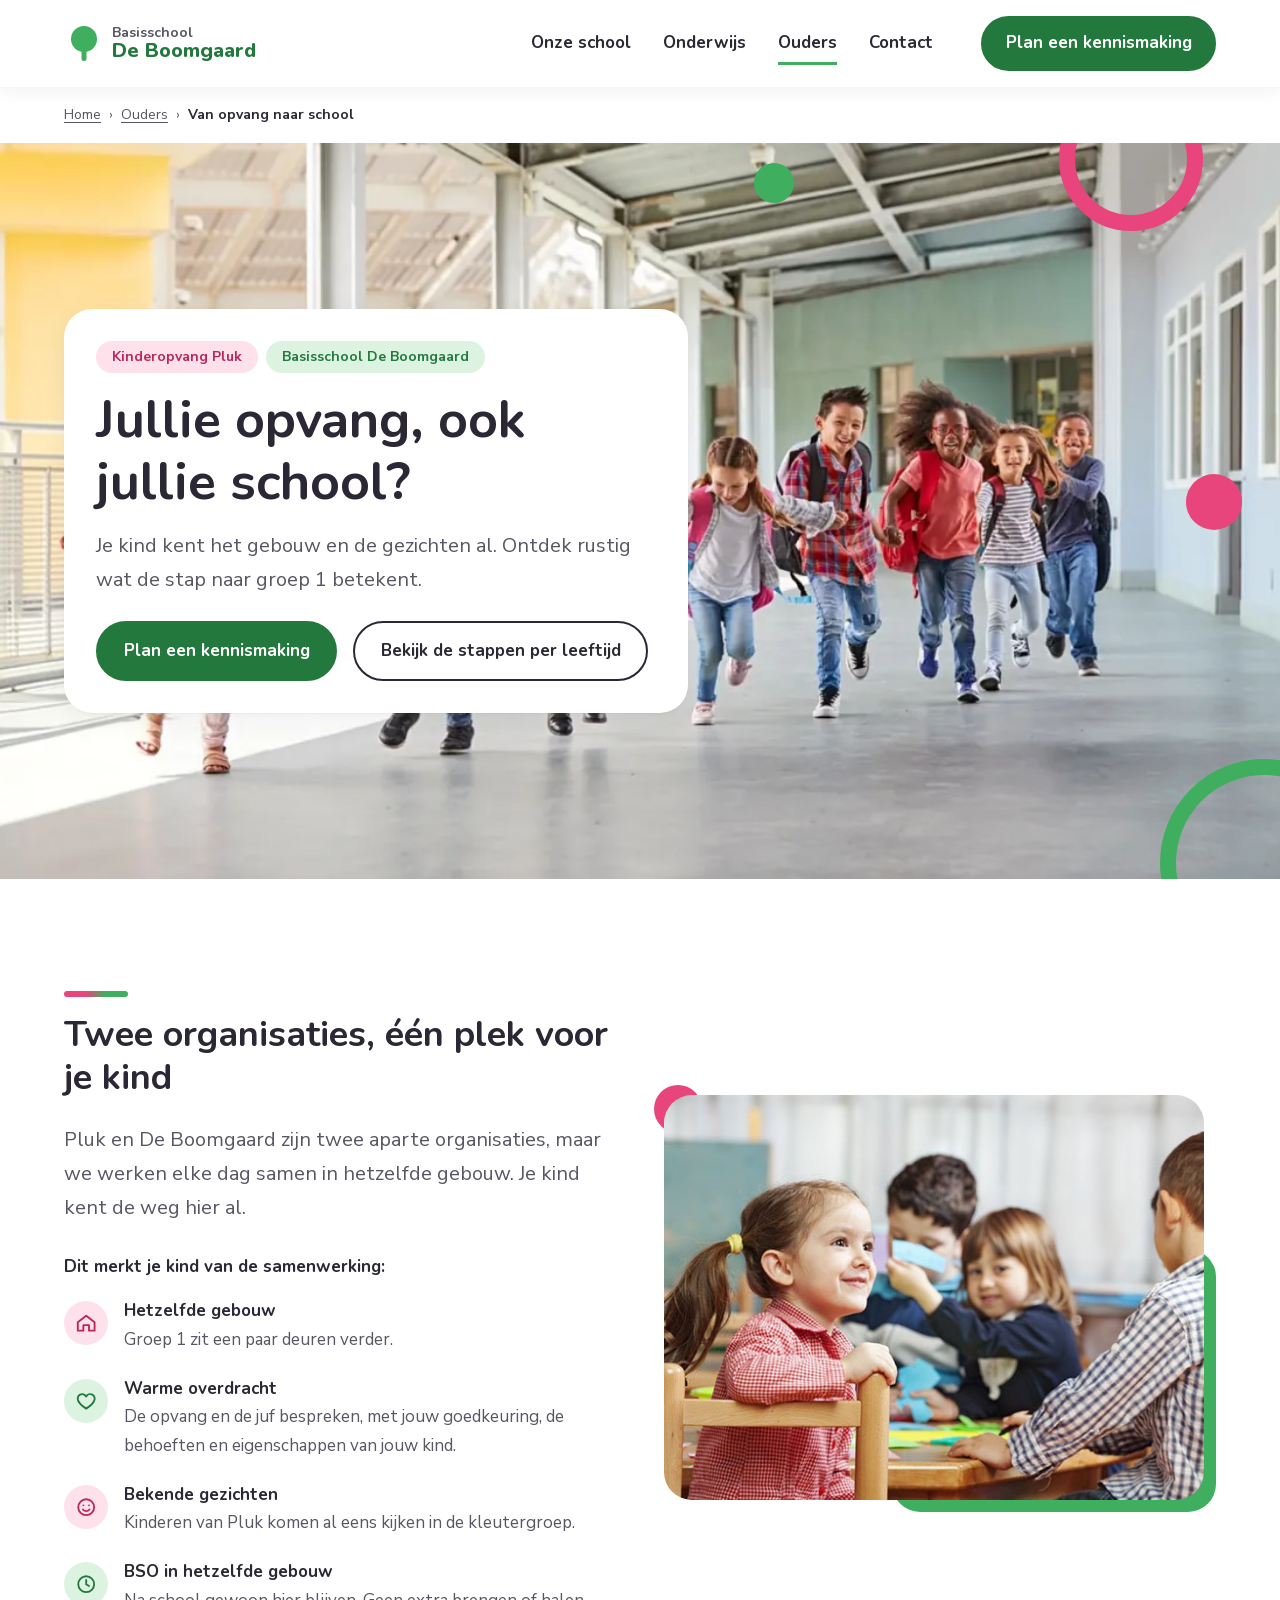
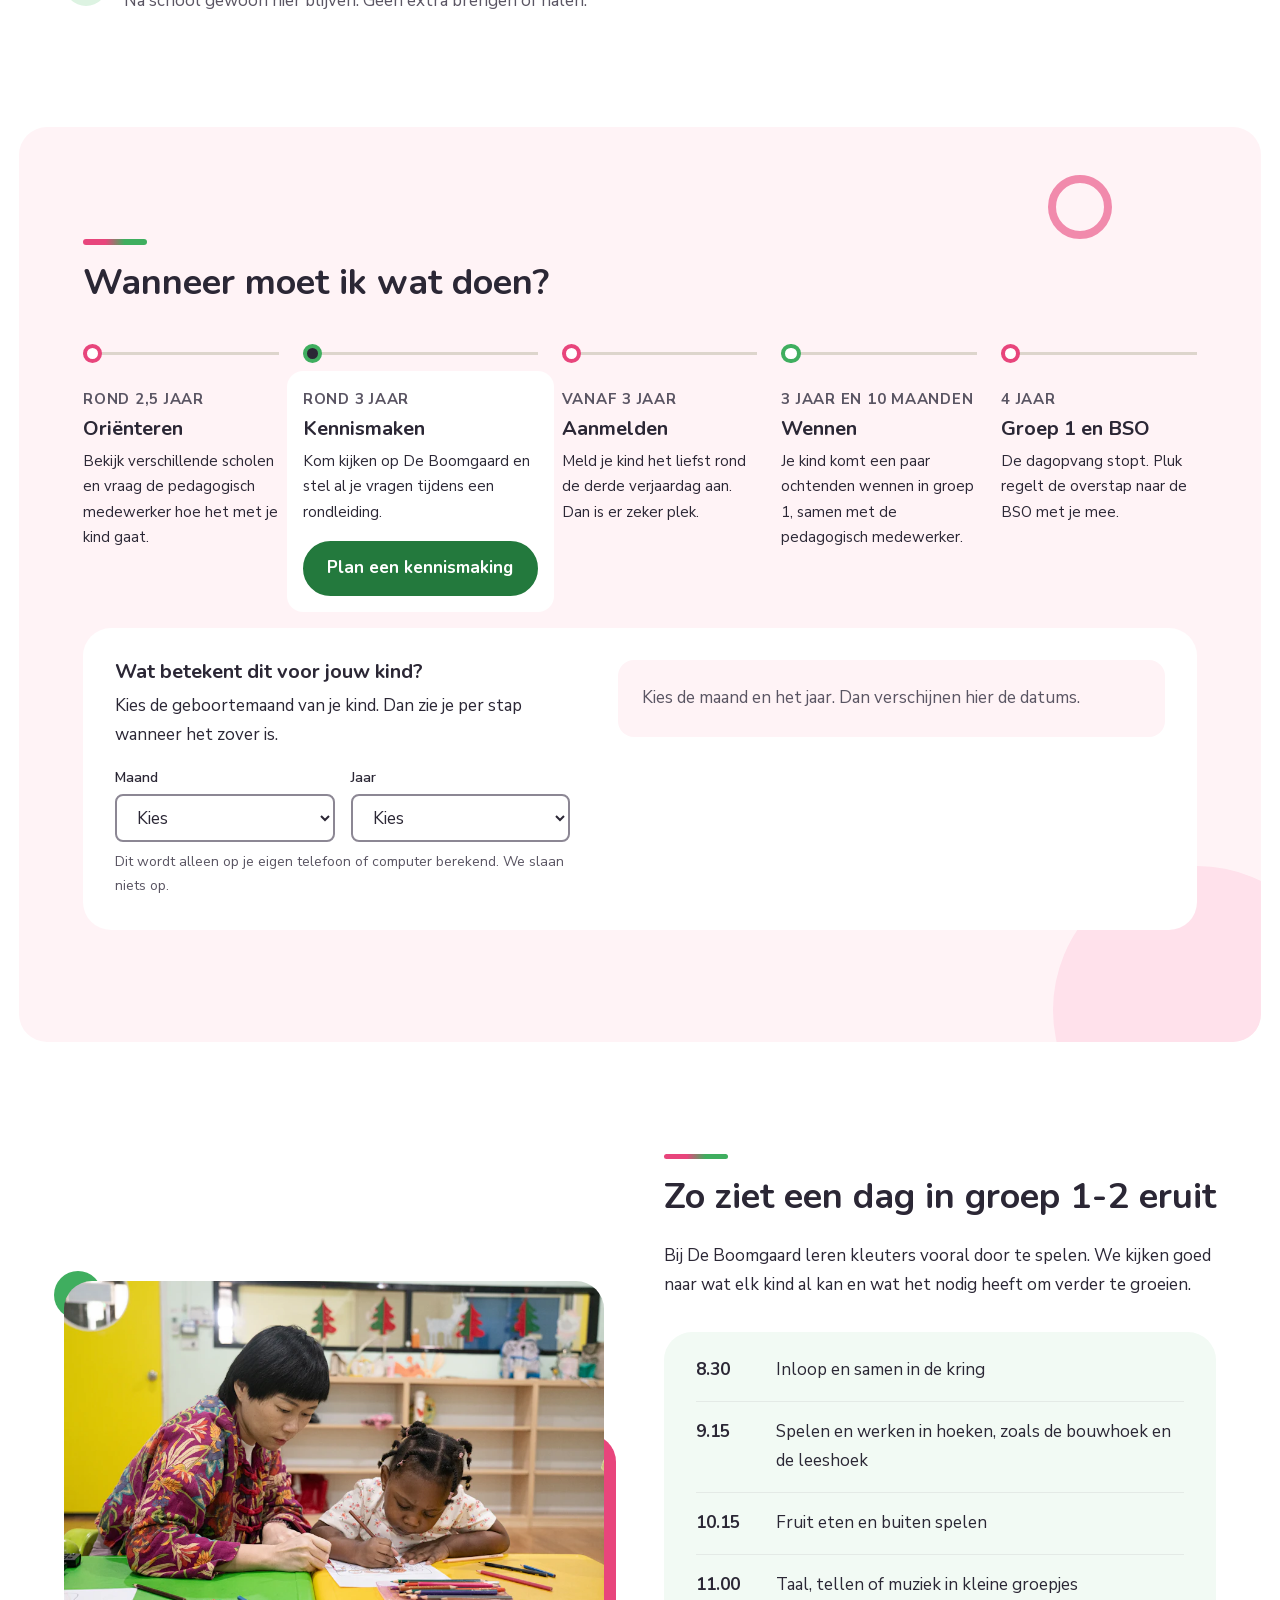
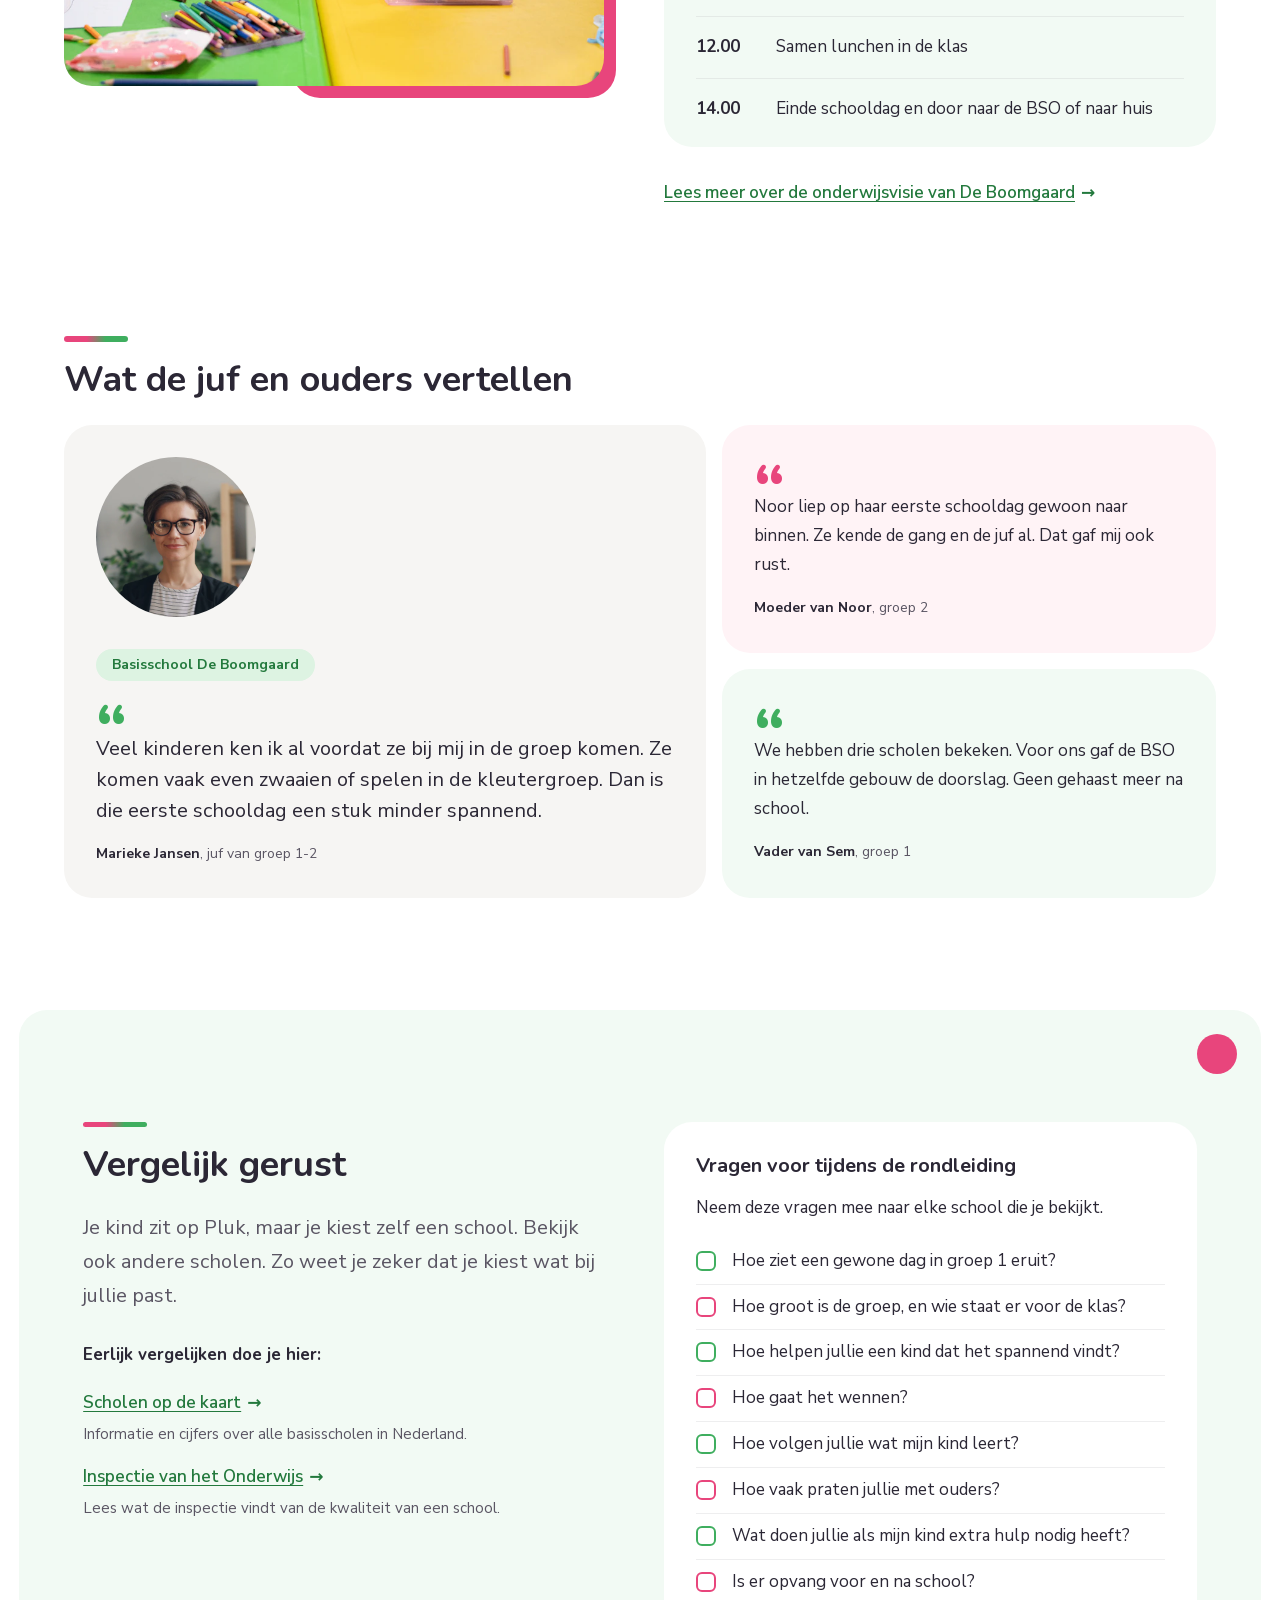
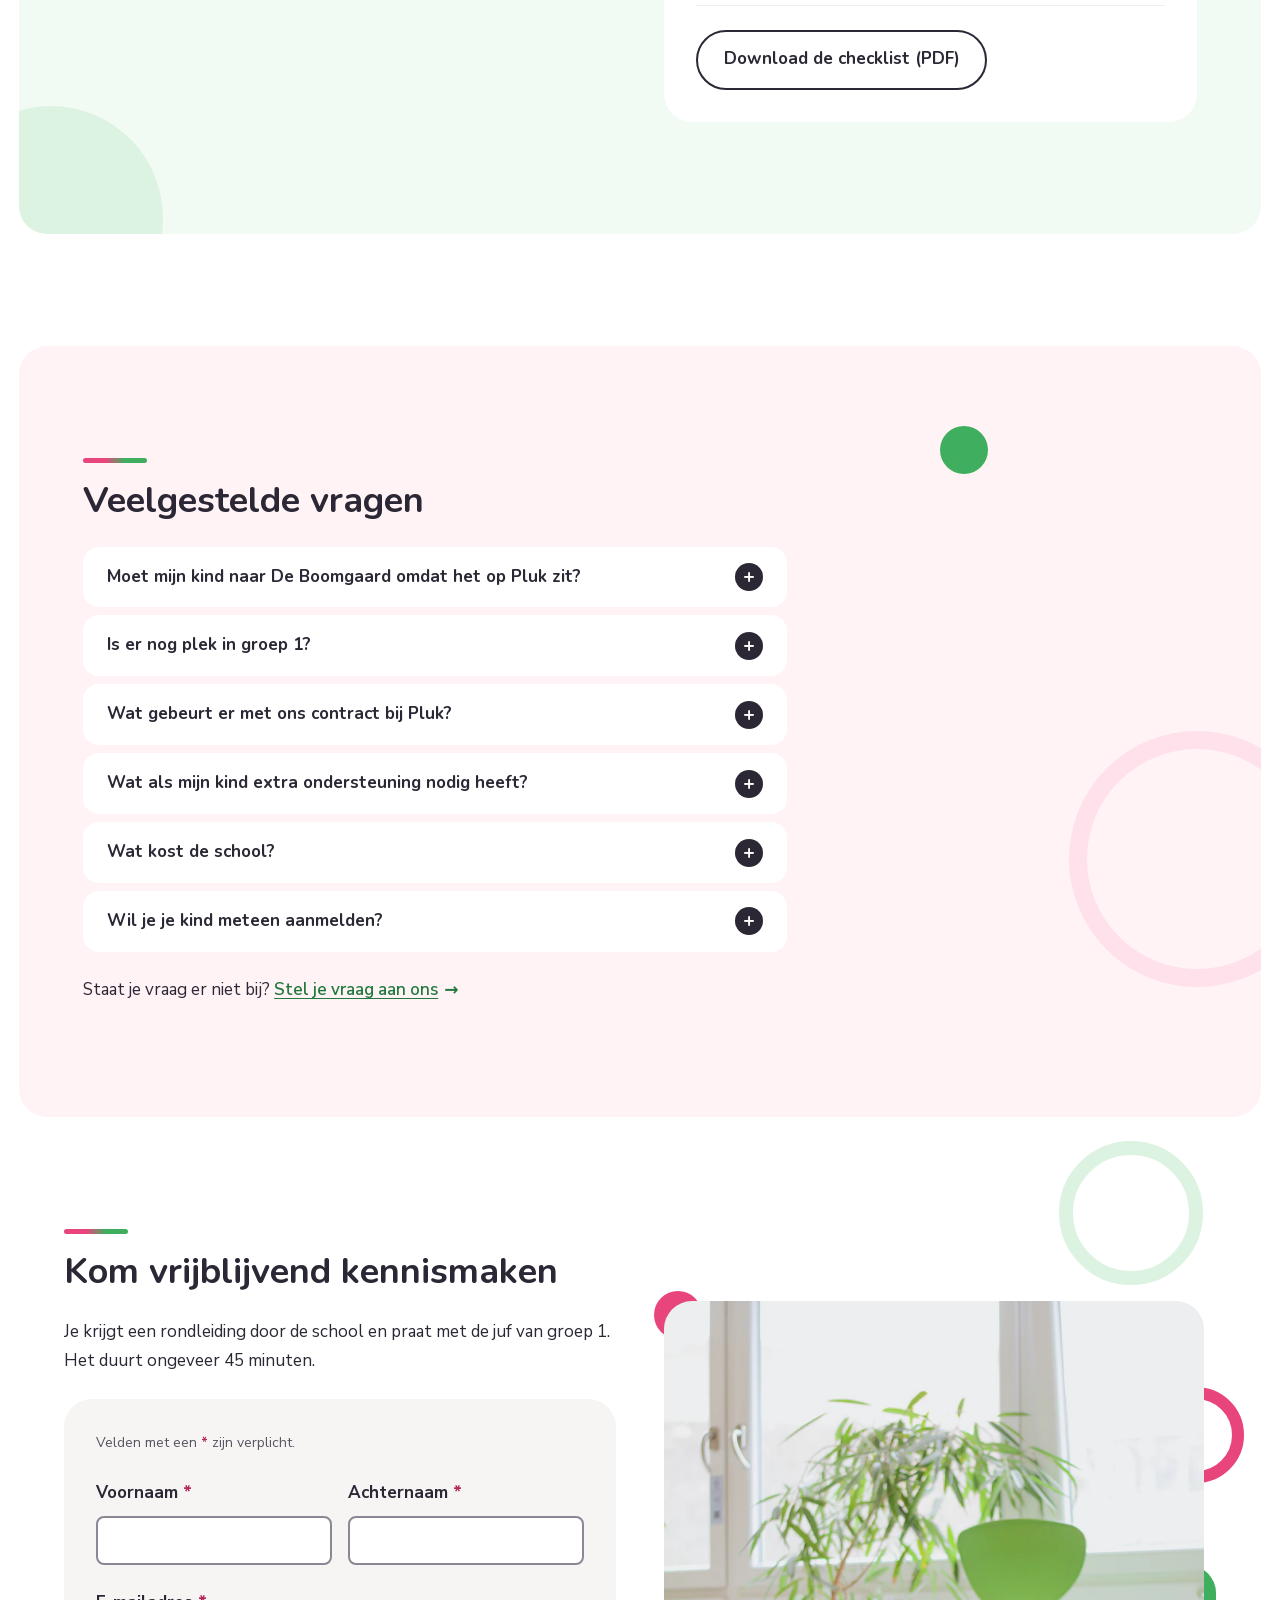
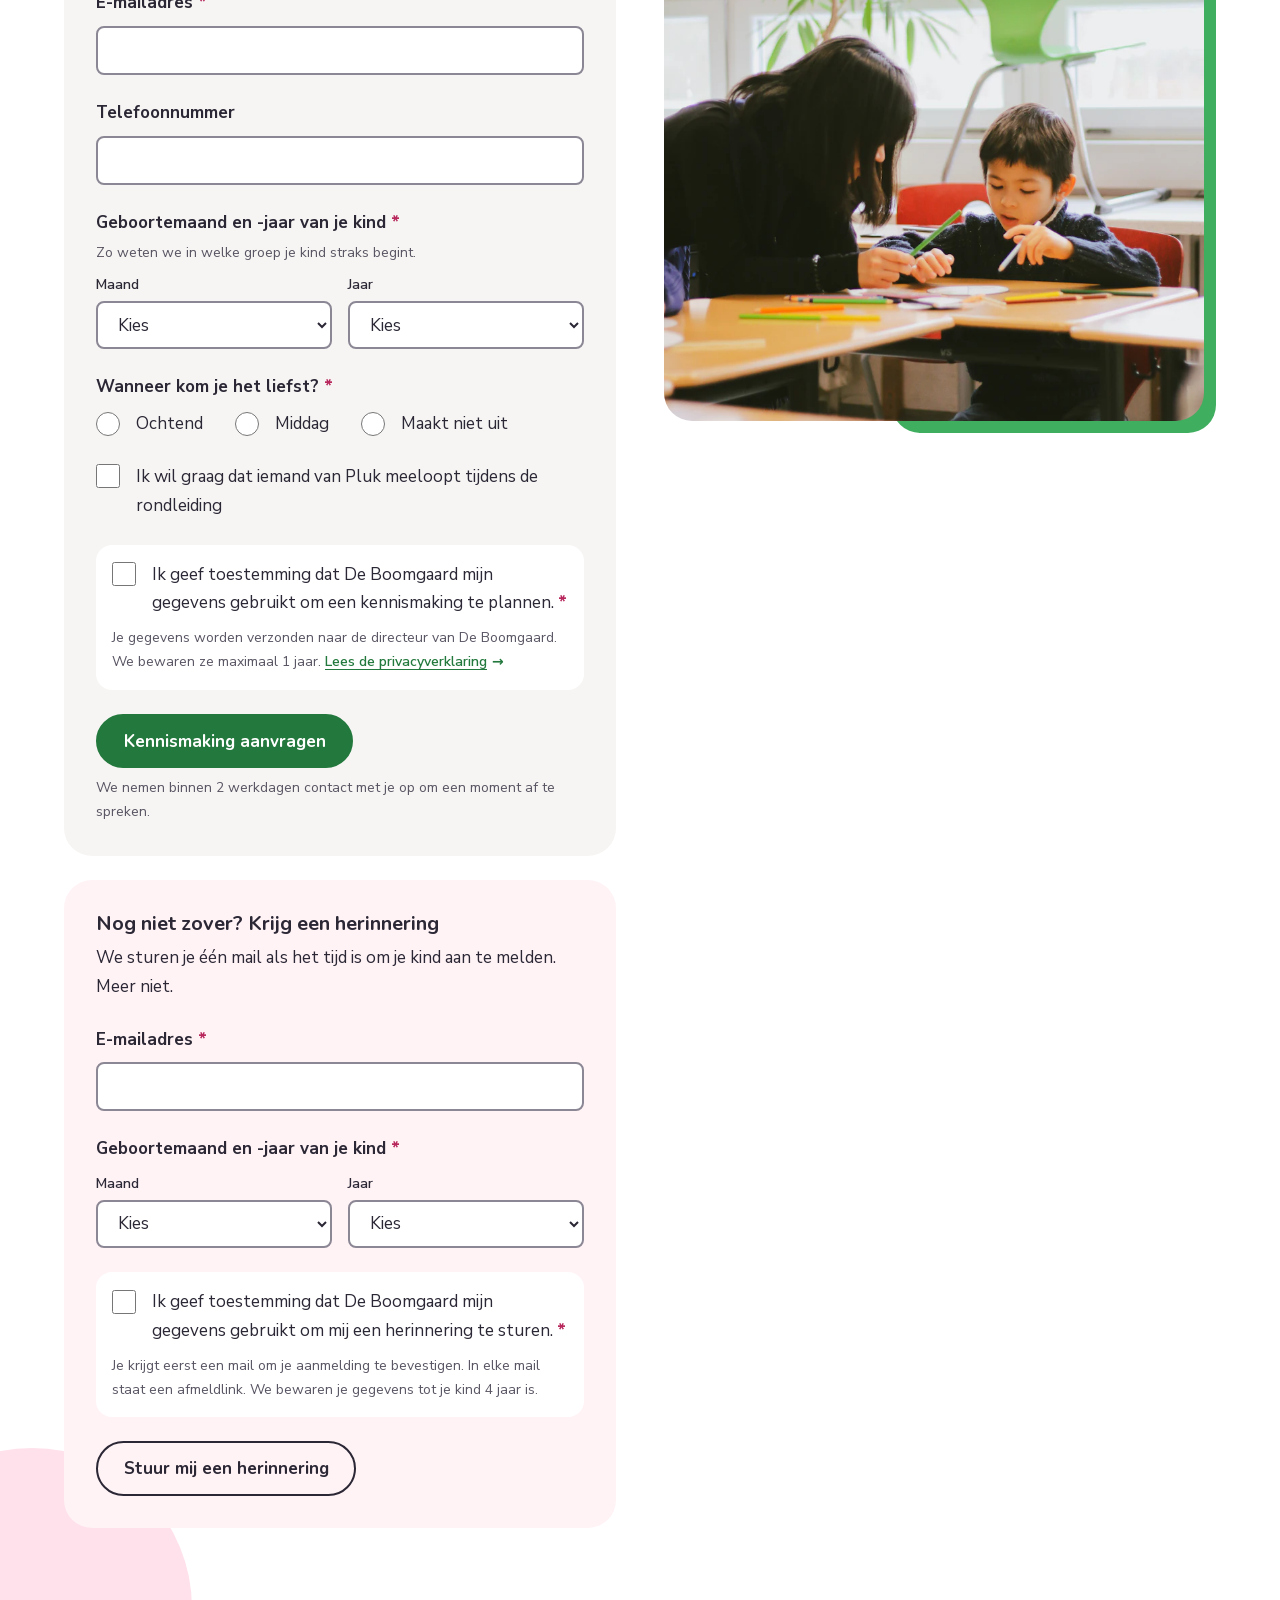
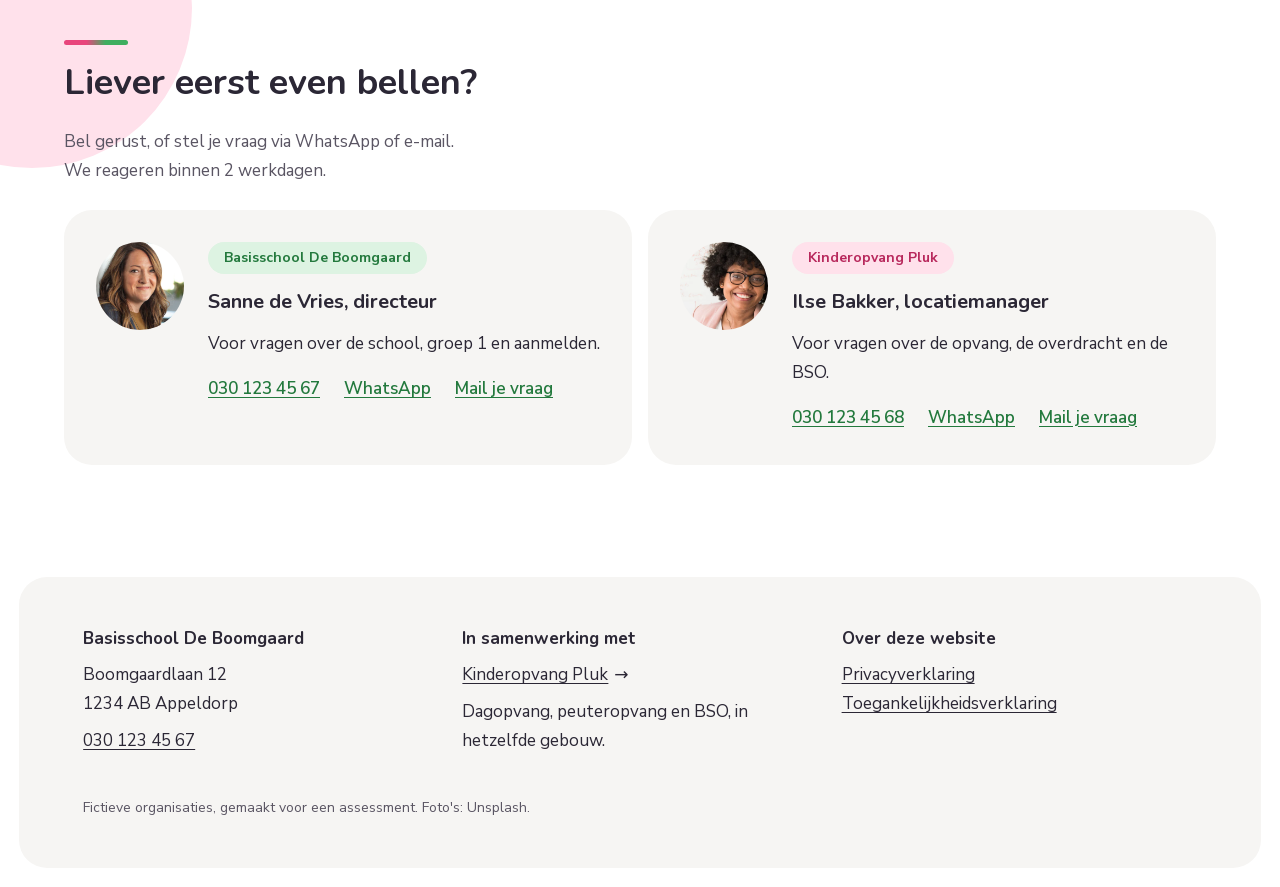
<file: ontwerp-a.html>
<!DOCTYPE html>
<!-- lang="nl" vertelt schermlezers en vertaaltools dat de pagina Nederlands is (WCAG-eis) -->
<html lang="nl">
<head>
  <meta charset="UTF-8">
  <meta name="viewport" content="width=device-width, initial-scale=1">
  <title>Van opvang naar school | Basisschool De Boomgaard</title>
  <!-- De korte omschrijving die Google en apps als WhatsApp tonen bij een gedeelde link -->
  <meta name="description" content="Je kind gaat naar Kinderopvang Pluk? Ontdek hoe de stap naar Basisschool De Boomgaard werkt, in hetzelfde gebouw. Plan een vrijblijvende kennismaking.">

  <!-- Eigen lettertypes (geen Google Fonts, zie css/fonts.css) -->
  <!-- preload: het lettertype van de koppen meteen ophalen, want de titel staat bovenaan.
       crossorigin is verplicht bij lettertypes, ook van de eigen website. -->
  <link rel="preload" href="fonts/nunito.woff2" as="font" type="font/woff2" crossorigin>
  <link rel="stylesheet" href="css/fonts.css">

  <link rel="stylesheet" href="css/tokens.css">
  <link rel="stylesheet" href="css/base.css">
  <link rel="stylesheet" href="css/pagina.css">

  <!-- JavaScript voor de interactie. "defer" = pas uitvoeren als de HTML helemaal geladen is.
       Het kleine script ervoor zet direct de class "js" op de pagina. In de CSS staan sommige
       onderdelen (menuknop, sticky knop) alleen aan met die class: zonder JavaScript werken ze
       niet, dus dan laten we ze ook niet zien. -->
  <script>document.documentElement.classList.add("js");</script>
  <script src="js/pagina.js" defer></script>
</head>
<body>

  <!-- Skiplink: toetsenbordgebruikers kunnen met één Tab direct naar de inhoud springen (WCAG) -->
  <a class="skiplink" href="#inhoud">Direct naar de inhoud</a>

  <!-- ================= HEADER + NAVIGATIE ================= -->
  <!-- Keuze: de pagina staat op de website van De Boomgaard. Pluk verwijst ouders hiernaartoe
       (via nieuwsbrief, QR-code of de opvangwebsite). Daarom is dit de header van de school.
       <nav> vertelt schermlezers dat dit de navigatie is. De menulinks zijn fictief (#). -->
  <header class="kop">
    <a class="logo-school" href="#" aria-label="Basisschool De Boomgaard, naar de homepage">
      <!-- Een simpel boompje als logo, getekend met SVG (vormen in code) -->
      <svg class="logo-school__icoon" viewBox="0 0 40 40" aria-hidden="true">
        <rect x="17.5" y="22" width="5" height="15" rx="2.5" />
        <circle cx="20" cy="15" r="13" />
      </svg>
      <span>
        <span class="logo-school__klein">Basisschool</span>
        De Boomgaard
      </span>
    </a>
    <!-- Menuknop, alleen op mobiel en tablet. aria-expanded vertelt schermlezers of het menu
         open (true) of dicht (false) is. aria-controls wijst naar het menu dat hij opent. -->
    <button class="kop__menuknop" type="button" aria-expanded="false" aria-controls="hoofdmenu">
      <svg class="kop__icoon-open" viewBox="0 0 24 24" aria-hidden="true"><path d="M4 7h16M4 12h16M4 17h16"/></svg>
      <svg class="kop__icoon-dicht" viewBox="0 0 24 24" aria-hidden="true"><path d="M6 6l12 12M18 6 6 18"/></svg>
      Menu
    </button>
    <nav class="kop__nav" id="hoofdmenu" aria-label="Hoofdmenu">
      <ul>
        <li><a href="#">Onze school</a></li>
        <li><a href="#">Onderwijs</a></li>
        <!-- aria-current="page": in dit deel van de website ben je nu -->
        <li><a href="#" aria-current="page">Ouders</a></li>
        <li><a href="#">Contact</a></li>
      </ul>
    </nav>
    <a class="knop knop--klein" href="#kennismaken">Plan een kennismaking</a>
  </header>

  <!-- Kruimelpad: laat zien waar deze pagina binnen de schoolwebsite staat -->
  <nav class="kruimelpad" aria-label="Kruimelpad">
    <ol>
      <li><a href="#">Home</a></li>
      <li><a href="#">Ouders</a></li>
      <li><span aria-current="page">Van opvang naar school</span></li>
    </ol>
  </nav>

  <!-- <main> = de hoofdinhoud. Er is er maar één per pagina. -->
  <main id="inhoud">

    <!-- ================= 1. HERO ================= -->
    <!-- MUST: gezamenlijke afzender + primaire CTA. Raakt direct het kernprobleem.
         "deco" voegt decoratieve cirkels toe in de achtergrond van de sectie.

         TWEE VERSIES VAN DE HERO:
         - met "hero--vol": de foto vult de hele hero, met de tekst in een witte kaart erop
         - zonder "hero--vol": tekst links en foto rechts (de vorige versie)
         Wil je terug naar de vorige versie? Haal dan alleen "hero--vol" hieronder weg. -->
    <section class="hero hero--vol deco deco--hero" aria-labelledby="hero-titel">
      <div class="hero__tekst">
        <p class="hero__afzender">
          <span class="label label--opvang">Kinderopvang Pluk</span>
          <span class="label label--school">Basisschool De Boomgaard</span>
        </p>
        <!-- Er is precies één <h1> per pagina: de hoofdtitel -->
        <h1 id="hero-titel">Jullie opvang, ook jullie school?</h1>
        <p class="hero__intro">Je kind kent het gebouw en de gezichten al. Ontdek rustig wat de stap
          naar groep 1 betekent.</p>
        <div class="hero__acties">
          <a class="knop" href="#kennismaken">Plan een kennismaking</a>
          <!-- Geen vraag, maar wat je er vindt: de stappen per leeftijd -->
          <a class="knop knop--secundair" href="#tijdlijn">Bekijk de stappen per leeftijd</a>
        </div>
      </div>
      <!-- Stockfoto (Unsplash). In een echt traject: eigen foto's, alleen met schriftelijke toestemming van ouders.
           width/height voorkomen dat de pagina verspringt tijdens het laden.
           De hero-foto laadt direct (fetchpriority), de andere foto's pas als je ernaartoe scrolt (loading="lazy").
           srcset + sizes: de browser kiest zelf het kleinste bestand dat scherp genoeg is.
           Een telefoon laadt zo de versie van 800px, een groot scherm de volledige foto. -->
      <!-- Extra cirkels aan de rechterkant van de hero (alleen op een groot scherm, zie CSS).
           Een lege span, want ::before en ::after van de hero zelf zijn al in gebruik. -->
      <span class="hero__cirkels" aria-hidden="true"></span>
      <figure class="foto foto--roze hero__foto">
        <img src="img/hero-kinderen.webp"
             srcset="img/hero-kinderen-800.webp 800w, img/hero-kinderen-1280.webp 1280w, img/hero-kinderen.webp 2158w"
             sizes="100vw"
             width="2158" height="1064" fetchpriority="high"
             alt="Een groep lachende kinderen met rugzakken rent hand in hand door een gang van de school">
      </figure>
    </section>

    <!-- ================= 2. DE SAMENWERKING ================= -->
    <!-- MUST: het kernprobleem is de perceptie. Daarom concreet maken wat ouders en kind merken. -->
    <section class="sectie sectie--wit" id="samenwerking" aria-labelledby="samenwerking-titel">
      <!-- "split" = tekst en foto naast elkaar op een groot scherm, onder elkaar op mobiel.
           De vier kenmerken staan in de tekstkolom, zodat tekst en kenmerken één geheel vormen.
           Kenmerken als icoon + korte tekst (in plaats van zware kaarten) houden de sectie licht. -->
      <div class="split split--onder">
        <div>
          <span class="duo-lijn" aria-hidden="true"></span>
          <h2 id="samenwerking-titel">Twee organisaties, één plek voor je kind</h2>
          <p class="intro">Pluk en De Boomgaard zijn twee aparte organisaties, maar we werken elke dag samen
            in hetzelfde gebouw. Je kind kent de weg hier al.</p>

          <h3 class="kenmerken__intro">Dit merkt je kind van de samenwerking:</h3>
          <!-- Een lijst (<ul>). Schermlezers melden dan: "lijst, 4 items".
               De icoontjes zijn SVG (vormen in code) en alleen decoratief (aria-hidden). -->
          <ul class="kenmerken">
            <li class="kenmerk">
              <span class="kenmerk__icoon" aria-hidden="true">
                <svg viewBox="0 0 24 24"><path d="M3 11 12 4l9 7v9H15v-6H9v6H3z"/></svg>
              </span>
              <div>
                <h4>Hetzelfde gebouw</h4>
                <p>Groep 1 zit een paar deuren verder.</p>
              </div>
            </li>
            <li class="kenmerk">
              <span class="kenmerk__icoon" aria-hidden="true">
                <svg viewBox="0 0 24 24"><path d="M12 20s-7-4.4-8.6-8.6A4.6 4.6 0 0 1 12 7a4.6 4.6 0 0 1 8.6 4.4C19 15.6 12 20 12 20z"/></svg>
              </span>
              <div>
                <h4>Warme overdracht</h4>
                <p>De opvang en de juf bespreken, met jouw goedkeuring, de behoeften en eigenschappen van jouw kind.</p>
              </div>
            </li>
            <li class="kenmerk">
              <span class="kenmerk__icoon" aria-hidden="true">
                <svg viewBox="0 0 24 24"><circle cx="12" cy="12" r="8.5"/><path d="M8.5 14.5a4.5 4.5 0 0 0 7 0M9 10h.01M15 10h.01"/></svg>
              </span>
              <div>
                <h4>Bekende gezichten</h4>
                <p>Kinderen van Pluk komen al eens kijken in de kleutergroep.</p>
              </div>
            </li>
            <li class="kenmerk">
              <span class="kenmerk__icoon" aria-hidden="true">
                <svg viewBox="0 0 24 24"><circle cx="12" cy="12" r="8.5"/><path d="M12 7.5V12l3 2"/></svg>
              </span>
              <div>
                <h4>BSO in hetzelfde gebouw</h4>
                <p>Na school gewoon hier blijven. Geen extra brengen of halen.</p>
              </div>
            </li>
          </ul>
        </div>
        <figure class="foto foto--groen">
          <img src="img/kinderen2.jpg" width="600" height="415" loading="lazy"
               alt="Kleuters knutselen samen aan tafel in de klas. Een meisje in een rood jurkje kijkt lachend om.">
        </figure>
      </div>
    </section>

    <!-- ================= 3. TIJDLIJN ================= -->
    <!-- MUST: haalt de grootste frustratie weg, namelijk onzekerheid over timing.
         De nadruk ligt op KENNISMAKEN, want dat is de vervolgstap van deze pagina.
         Op een groot scherm staat de tijdlijn horizontaal, zodat de hele breedte gebruikt wordt. -->
    <section class="sectie sectie--paneel deco deco--tijdlijn" id="tijdlijn" aria-labelledby="tijdlijn-titel">
      <span class="duo-lijn" aria-hidden="true"></span>
      <h2 id="tijdlijn-titel">Wanneer moet ik wat doen?</h2>

      <!-- <ol> = een genummerde lijst, want de volgorde is hier belangrijk.
           De teksten zijn bewust kort: één of twee zinnen per stap. -->
      <ol class="tijdlijn">
        <li class="tijdlijn__stap">
          <p class="tijdlijn__leeftijd">Rond 2,5 jaar</p>
          <h3>Oriënteren</h3>
          <p>Bekijk verschillende scholen en vraag de pedagogisch medewerker hoe het met je kind gaat.</p>
        </li>
        <li class="tijdlijn__stap tijdlijn__stap--belangrijk">
          <p class="tijdlijn__leeftijd">Rond 3 jaar</p>
          <h3>Kennismaken</h3>
          <p>Kom kijken op De Boomgaard en stel al je vragen tijdens een rondleiding.</p>
          <a class="knop knop--klein" href="#kennismaken">Plan een kennismaking</a>
        </li>
        <li class="tijdlijn__stap">
          <p class="tijdlijn__leeftijd">Vanaf 3 jaar</p>
          <h3>Aanmelden</h3>
          <!-- AANNAME: de echte termijn verschilt per gemeente en moet gecheckt worden.
               In het echte CMS is deze datum een apart, aanpasbaar veld (FR-07). -->
          <p>Meld je kind het liefst rond de derde verjaardag aan. Dan is er zeker plek.</p>
        </li>
        <li class="tijdlijn__stap">
          <p class="tijdlijn__leeftijd">3 jaar en 10 maanden</p>
          <h3>Wennen</h3>
          <p>Je kind komt een paar ochtenden wennen in groep 1, samen met de pedagogisch medewerker.</p>
        </li>
        <li class="tijdlijn__stap">
          <p class="tijdlijn__leeftijd">4 jaar</p>
          <h3>Groep 1 en BSO</h3>
          <p>De dagopvang stopt. Pluk regelt de overstap naar de BSO met je mee.</p>
        </li>
      </ol>

      <!-- COULD: leeftijdscheck. De tijdlijn, maar dan met de datums voor jouw kind.
           "hidden": zonder JavaScript werkt de check niet, dus dan is hij ook niet te zien.
           AVG: de berekening gebeurt alleen in de browser. Er wordt niets opgeslagen of verstuurd. -->
      <div class="leeftijdscheck" hidden>
        <div>
          <h3>Wat betekent dit voor jouw kind?</h3>
          <p>Kies de geboortemaand van je kind. Dan zie je per stap wanneer het zover is.</p>
          <div class="velden-naast velden-naast--vast">
            <div>
              <label class="veld__sublabel" for="check-maand">Maand</label>
              <select id="check-maand">
                <option value="">Kies</option>
                <option value="1">januari</option>
                <option value="2">februari</option>
                <option value="3">maart</option>
                <option value="4">april</option>
                <option value="5">mei</option>
                <option value="6">juni</option>
                <option value="7">juli</option>
                <option value="8">augustus</option>
                <option value="9">september</option>
                <option value="10">oktober</option>
                <option value="11">november</option>
                <option value="12">december</option>
              </select>
            </div>
            <div>
              <label class="veld__sublabel" for="check-jaar">Jaar</label>
              <select id="check-jaar">
                <option value="">Kies</option>
                <option>2026</option>
                <option>2025</option>
                <option>2024</option>
                <option>2023</option>
                <option>2022</option>
                <option>2021</option>
              </select>
            </div>
          </div>
          <p class="veld__hulp">Dit wordt alleen op je eigen telefoon of computer berekend. We slaan niets op.</p>
        </div>
        <!-- aria-live: een schermlezer leest de uitkomst voor zodra die verandert -->
        <div class="leeftijdscheck__uitkomst" aria-live="polite">
          <p>Kies de maand en het jaar. Dan verschijnen hier de datums.</p>
        </div>
      </div>
    </section>

    <!-- ================= 4. EEN DAG IN GROEP 1-2 ================= -->
    <!-- MUST: zonder vertrouwen in de kwaliteit is gemak geen reden om te kiezen -->
    <section class="sectie" id="groep-1-2" aria-labelledby="groep-titel">
      <div class="split split--omgekeerd">
        <div>
          <span class="duo-lijn" aria-hidden="true"></span>
          <h2 id="groep-titel">Zo ziet een dag in groep 1-2 eruit</h2>
          <p>Bij De Boomgaard leren kleuters vooral door te spelen. We kijken goed naar wat elk kind al kan
            en wat het nodig heeft om verder te groeien.</p>

          <!-- <dl> = een "definitielijst": een tijd met een beschrijving erbij -->
          <dl class="dagritme">
            <div><dt>8.30</dt><dd>Inloop en samen in de kring</dd></div>
            <div><dt>9.15</dt><dd>Spelen en werken in hoeken, zoals de bouwhoek en de leeshoek</dd></div>
            <div><dt>10.15</dt><dd>Fruit eten en buiten spelen</dd></div>
            <div><dt>11.00</dt><dd>Taal, tellen of muziek in kleine groepjes</dd></div>
            <div><dt>12.00</dt><dd>Samen lunchen in de klas</dd></div>
            <div><dt>14.00</dt><dd>Einde schooldag en door naar de BSO of naar huis</dd></div>
          </dl>

          <!-- link-pijl: deze link stuurt je naar een andere pagina -->
          <p><a class="link-pijl" href="#">Lees meer over de onderwijsvisie van De Boomgaard</a></p>
        </div>
        <figure class="foto foto--roze">
          <img src="img/groep12-tekenen.webp" width="1000" height="667" loading="lazy"
               alt="Een juf tekent samen met een kleuter aan een kleurrijke tafel in de klas">
        </figure>
      </div>
    </section>

    <!-- ================= 5. GEZICHTEN EN ERVARINGEN ================= -->
    <!-- SHOULD: verhoogt het vertrouwen en maakt de samenwerking zichtbaar.
         <figure> + <blockquote> + <figcaption> is de juiste HTML voor een quote met de naam erbij.
         LET OP: dit zijn voorbeeldquotes van fictieve personen. In een echt traject: echte quotes
         en foto's, alleen met schriftelijke toestemming (AVG). Ouders staan er bewust zonder foto
         en zonder achternaam bij. -->
    <section class="sectie sectie--wit" id="ervaringen" aria-labelledby="ervaringen-titel">
      <span class="duo-lijn" aria-hidden="true"></span>
      <h2 id="ervaringen-titel">Wat de juf en ouders vertellen</h2>

      <div class="ervaringen">
        <figure class="ervaring ervaring--juf">
          <img class="ervaring__foto" src="img/ervaring-juf.webp" width="480" height="480" loading="lazy" alt="">
          <div>
            <span class="label label--school">Basisschool De Boomgaard</span>
            <blockquote>
              <p>Veel kinderen ken ik al voordat ze bij mij in de groep komen. Ze komen vaak even zwaaien of
                spelen in de kleutergroep. Dan is die eerste schooldag een stuk minder spannend.</p>
            </blockquote>
            <figcaption><strong>Marieke Jansen</strong>, juf van groep 1-2</figcaption>
          </div>
        </figure>

        <figure class="ervaring ervaring--roze">
          <blockquote>
            <p>Noor liep op haar eerste schooldag gewoon naar binnen. Ze kende de gang en de juf al.
              Dat gaf mij ook rust.</p>
          </blockquote>
          <figcaption><strong>Moeder van Noor</strong>, groep 2</figcaption>
        </figure>

        <figure class="ervaring ervaring--groen">
          <blockquote>
            <p>We hebben drie scholen bekeken. Voor ons gaf de BSO in hetzelfde gebouw de doorslag.
              Geen gehaast meer na school.</p>
          </blockquote>
          <figcaption><strong>Vader van Sem</strong>, groep 1</figcaption>
        </figure>
      </div>
    </section>

    <!-- ================= 6. VERGELIJK GERUST ('KIES BEWUST') ================= -->
    <!-- SHOULD: pakt het "reclamegevoel" aan. De pagina zegt eerlijk: kijk ook bij andere scholen.
         De links gaan naar onafhankelijke websites, niet naar de school zelf.
         COULD: de checklist is ook te downloaden als PDF, om mee te nemen naar een rondleiding. -->
    <section class="sectie sectie--paneel deco deco--bewust" id="vergelijken" aria-labelledby="vergelijken-titel">
      <div class="split split--boven">
        <div>
          <span class="duo-lijn" aria-hidden="true"></span>
          <h2 id="vergelijken-titel">Vergelijk gerust</h2>
          <p class="intro">Je kind zit op Pluk, maar je kiest zelf een school. Bekijk ook andere scholen.
            Zo weet je zeker dat je kiest wat bij jullie past.</p>

          <h3 class="kenmerken__intro">Eerlijk vergelijken doe je hier:</h3>
          <ul class="bronnen">
            <li>
              <a class="link-pijl" href="https://scholenopdekaart.nl">Scholen op de kaart</a>
              <p>Informatie en cijfers over alle basisscholen in Nederland.</p>
            </li>
            <li>
              <a class="link-pijl" href="https://www.onderwijsinspectie.nl">Inspectie van het Onderwijs</a>
              <p>Lees wat de inspectie vindt van de kwaliteit van een school.</p>
            </li>
          </ul>
        </div>

        <div class="checklist-kaart">
          <h3>Vragen voor tijdens de rondleiding</h3>
          <p>Neem deze vragen mee naar elke school die je bekijkt.</p>
          <ul class="checklist">
            <li>Hoe ziet een gewone dag in groep 1 eruit?</li>
            <li>Hoe groot is de groep, en wie staat er voor de klas?</li>
            <li>Hoe helpen jullie een kind dat het spannend vindt?</li>
            <li>Hoe gaat het wennen?</li>
            <li>Hoe volgen jullie wat mijn kind leert?</li>
            <li>Hoe vaak praten jullie met ouders?</li>
            <li>Wat doen jullie als mijn kind extra hulp nodig heeft?</li>
            <li>Is er opvang voor en na school?</li>
          </ul>
          <!-- download: de browser slaat het bestand op in plaats van het te openen -->
          <a class="knop knop--secundair" href="downloads/checklist-rondleiding.pdf" download>Download de checklist (PDF)</a>
        </div>
      </div>
    </section>

    <!-- ================= 7. FAQ ================= -->
    <!-- MUST: vangt de concrete vragen op.
         <details> en <summary> zijn een ingebouwde uitklap-functie van HTML.
         Ze werken zonder JavaScript en met het toetsenbord. -->
    <section class="sectie sectie--paneel deco deco--vragen" id="vragen" aria-labelledby="vragen-titel">
      <span class="duo-lijn" aria-hidden="true"></span>
      <h2 id="vragen-titel">Veelgestelde vragen</h2>

      <div class="faq">
        <details>
          <summary>Moet mijn kind naar De Boomgaard omdat het op Pluk zit?</summary>
          <p>Nee. Je kiest zelf een school die bij jullie past. We vinden het fijn als je ook andere scholen bekijkt.</p>
        </details>
        <details>
          <summary>Is er nog plek in groep 1?</summary>
          <p>Ja, kinderen die op tijd worden aangemeld, kunnen bij ons terecht. Meld je kind het liefst rond de derde verjaardag aan.</p>
        </details>
        <details>
          <summary>Wat gebeurt er met ons contract bij Pluk?</summary>
          <p>De dagopvang stopt automatisch bij de vierde verjaardag.
            Pluk regelt de overstap naar de BSO met je mee.</p>
        </details>
        <details>
          <summary>Wat als mijn kind extra ondersteuning nodig heeft?</summary>
          <p>Vertel het ons tijdens de kennismaking. Samen kijken we wat je kind nodig heeft, en of we dat kunnen bieden.</p>
        </details>
        <details>
          <summary>Wat kost de school?</summary>
          <p>Basisonderwijs is gratis. De school vraagt een vrijwillige ouderbijdrage voor uitjes en feesten.</p>
        </details>
        <details>
          <summary>Wil je je kind meteen aanmelden?</summary>
          <!-- WON'T als hoofd-CTA, wel een kleine link hier -->
          <p>Dat kan. We raden wel aan om eerst te komen kijken.
            <a class="link-pijl" href="#">Naar het aanmeldformulier van De Boomgaard</a></p>
        </details>
      </div>
      <!-- SHOULD: vraag stellen. Een laagdrempelige uitweg als je vraag er niet bij staat. -->
      <p class="faq__meer">Staat je vraag er niet bij? <a class="link-pijl" href="#contact">Stel je vraag aan ons</a></p>
    </section>

    <!-- ================= 8. KENNISMAKEN (FORMULIER) ================= -->
    <!-- MUST: de gewenste vervolgstap. FR-01 t/m FR-03.
         Let op: GitHub Pages kan geen gegevens ontvangen. Daarom controleert JavaScript het formulier
         en toont daarna de bedankpagina, zonder iets te versturen. Ook komen er zo geen gegevens
         in de adresbalk te staan. In het echte CMS gaan de gegevens via een beveiligde verbinding naar de school. -->
    <section class="sectie sectie--formulier deco deco--formulier" id="kennismaken" aria-labelledby="kennismaken-titel">
      <div class="split split--formulier">
        <div>
          <span class="duo-lijn" aria-hidden="true"></span>
          <h2 id="kennismaken-titel">Kom vrijblijvend kennismaken</h2>
          <p>Je krijgt een rondleiding door de school en praat met de juf van groep 1. Het duurt ongeveer 45 minuten.</p>

          <!-- Controle van het formulier:
               - Met JavaScript (js/pagina.js) krijg je eigen foutmeldingen in gewone taal (B1),
                 direct onder het veld waar iets mist.
               - Zonder JavaScript controleert de browser zelf de verplichte velden (required).
               De knop blijft bewust klikbaar: een grijze knop vertelt niet WAT er nog mist.
               De lege <p class="veld__fout"> is de plek voor de foutmelding. Via aria-describedby
               leest een schermlezer de melding voor bij het veld. -->
          <form class="formulier formulier--kennismaken" action="bedankt.html">
            <!-- Het sterretje is alleen visueel (aria-hidden). Schermlezers melden "verplicht" al
                 dankzij het required-attribuut, anders zouden ze "sterretje" voorlezen. -->
            <p class="formulier__uitleg">Velden met een <span class="verplicht" aria-hidden="true">*</span> zijn verplicht.</p>

            <!-- Elk veld heeft een <label> met for="..." dat hoort bij het id van het veld.
                 Zo weet een schermlezer welk label bij welk veld hoort, en kun je op het label klikken. -->
            <!-- Voornaam en achternaam als twee losse velden. Op een breed scherm staan ze naast elkaar.
                 autocomplete laat de browser ze automatisch invullen. -->
            <div class="velden-naast">
              <div class="veld">
                <label for="voornaam">Voornaam <span class="verplicht" aria-hidden="true">*</span></label>
                <input id="voornaam" name="voornaam" type="text" autocomplete="given-name" required aria-describedby="voornaam-fout">
                <p class="veld__fout" id="voornaam-fout"></p>
              </div>
              <div class="veld">
                <label for="achternaam">Achternaam <span class="verplicht" aria-hidden="true">*</span></label>
                <input id="achternaam" name="achternaam" type="text" autocomplete="family-name" required aria-describedby="achternaam-fout">
                <p class="veld__fout" id="achternaam-fout"></p>
              </div>
            </div>

            <div class="veld">
              <label for="email">E-mailadres <span class="verplicht" aria-hidden="true">*</span></label>
              <!-- type="email" geeft op mobiel een toetsenbord met @ -->
              <input id="email" name="email" type="email" autocomplete="email" required aria-describedby="email-fout">
              <p class="veld__fout" id="email-fout"></p>
            </div>

            <div class="veld">
              <label for="telefoon">Telefoonnummer</label>
              <input id="telefoon" name="telefoon" type="tel" autocomplete="tel" aria-describedby="telefoon-fout">
              <p class="veld__fout" id="telefoon-fout"></p>
            </div>

            <!-- AVG: alleen maand en jaar, geen naam of volledige geboortedatum van het kind.
                 Twee keuzelijsten in plaats van type="month": dat veld werkt niet in elke browser
                 (Safari op de Mac toont een leeg tekstveld, zonder uitleg wat je moet typen). -->
            <fieldset class="veld">
              <legend>Geboortemaand en -jaar van je kind <span class="verplicht" aria-hidden="true">*</span></legend>
              <!-- De uitleg staat boven de velden, zodat je hem leest vóór je iets invult -->
              <p class="veld__hulp veld__hulp--boven" id="geboortemaand-hulp">Zo weten we in welke groep je kind straks begint.</p>
              <div class="velden-naast velden-naast--vast">
                <div>
                  <label class="veld__sublabel" for="geboortemaand">Maand</label>
                  <select id="geboortemaand" name="geboortemaand" required aria-describedby="geboortemaand-hulp geboorte-fout">
                    <option value="">Kies</option>
                    <option value="1">januari</option>
                    <option value="2">februari</option>
                    <option value="3">maart</option>
                    <option value="4">april</option>
                    <option value="5">mei</option>
                    <option value="6">juni</option>
                    <option value="7">juli</option>
                    <option value="8">augustus</option>
                    <option value="9">september</option>
                    <option value="10">oktober</option>
                    <option value="11">november</option>
                    <option value="12">december</option>
                  </select>
                </div>
                <div>
                  <label class="veld__sublabel" for="geboortejaar">Jaar</label>
                  <select id="geboortejaar" name="geboortejaar" required aria-describedby="geboortemaand-hulp geboorte-fout">
                    <option value="">Kies</option>
                    <option>2026</option>
                    <option>2025</option>
                    <option>2024</option>
                    <option>2023</option>
                    <option>2022</option>
                    <option>2021</option>
                  </select>
                </div>
              </div>
              <p class="veld__fout" id="geboorte-fout"></p>
            </fieldset>

            <!-- <fieldset> + <legend> groeperen keuzerondjes onder één vraag -->
            <!-- veld--naast: de opties staan naast elkaar, dat maakt het formulier korter -->
            <fieldset class="veld veld--naast" aria-describedby="moment-fout">
              <legend>Wanneer kom je het liefst? <span class="verplicht" aria-hidden="true">*</span></legend>
              <label class="keuze"><input type="radio" name="moment" value="ochtend" required> Ochtend</label>
              <label class="keuze"><input type="radio" name="moment" value="middag"> Middag</label>
              <label class="keuze"><input type="radio" name="moment" value="maakt-niet-uit"> Maakt niet uit</label>
              <p class="veld__fout" id="moment-fout"></p>
            </fieldset>

            <div class="veld">
              <label class="keuze">
                <input type="checkbox" name="meelopen" value="ja">
                Ik wil graag dat iemand van Pluk meeloopt tijdens de rondleiding
              </label>
            </div>

            <div class="veld veld--privacy">
              <label class="keuze">
                <input type="checkbox" name="toestemming" required aria-describedby="toestemming-fout">
                <span>Ik geef toestemming dat De Boomgaard mijn gegevens gebruikt om een kennismaking te
                  plannen.&nbsp;<span class="verplicht" aria-hidden="true">*</span></span>
              </label>
              <p class="veld__fout" id="toestemming-fout"></p>
              <p class="veld__hulp">Je gegevens worden verzonden naar de directeur van De Boomgaard.
                We bewaren ze maximaal 1 jaar. <a class="link-pijl" href="#">Lees de privacyverklaring</a></p>
            </div>

            <button class="knop" type="submit">Kennismaking aanvragen</button>
            <p class="veld__hulp">We nemen binnen 2 werkdagen contact met je op om een moment af te spreken.</p>
          </form>

          <!-- SHOULD (FR-04): herinnering voor het aanmeldmoment. Voor ouders die nog niet zover zijn.
               AVG: alleen e-mail en geboortemaand. Met een "double opt-in": je krijgt eerst een mail
               om te bevestigen dat jij het echt bent. Pas daarna sta je op de lijst.
               Net als het grote formulier: GitHub Pages verstuurt niets, dus we tonen alleen de bevestiging. -->
          <div class="herinnering" id="herinnering">
            <h3 id="herinnering-titel">Nog niet zover? Krijg een herinnering</h3>
            <p>We sturen je één mail als het tijd is om je kind aan te melden. Meer niet.</p>

            <form class="formulier formulier--herinnering" action="#herinnering" aria-labelledby="herinnering-titel">
              <div class="veld">
                <label for="herinnering-email">E-mailadres <span class="verplicht" aria-hidden="true">*</span></label>
                <input id="herinnering-email" name="email" type="email" autocomplete="email" required aria-describedby="herinnering-email-fout">
                <p class="veld__fout" id="herinnering-email-fout"></p>
              </div>

              <fieldset class="veld">
                <legend>Geboortemaand en -jaar van je kind <span class="verplicht" aria-hidden="true">*</span></legend>
                <div class="velden-naast velden-naast--vast">
                  <div>
                    <label class="veld__sublabel" for="herinnering-maand">Maand</label>
                    <select id="herinnering-maand" name="geboortemaand" required aria-describedby="herinnering-geboorte-fout">
                      <option value="">Kies</option>
                      <option value="1">januari</option>
                      <option value="2">februari</option>
                      <option value="3">maart</option>
                      <option value="4">april</option>
                      <option value="5">mei</option>
                      <option value="6">juni</option>
                      <option value="7">juli</option>
                      <option value="8">augustus</option>
                      <option value="9">september</option>
                      <option value="10">oktober</option>
                      <option value="11">november</option>
                      <option value="12">december</option>
                    </select>
                  </div>
                  <div>
                    <label class="veld__sublabel" for="herinnering-jaar">Jaar</label>
                    <select id="herinnering-jaar" name="geboortejaar" required aria-describedby="herinnering-geboorte-fout">
                      <option value="">Kies</option>
                      <option>2026</option>
                      <option>2025</option>
                      <option>2024</option>
                      <option>2023</option>
                      <option>2022</option>
                      <option>2021</option>
                    </select>
                  </div>
                </div>
                <p class="veld__fout" id="herinnering-geboorte-fout"></p>
              </fieldset>

              <div class="veld veld--privacy">
                <label class="keuze">
                  <input type="checkbox" name="toestemming" required aria-describedby="herinnering-toestemming-fout">
                  <span>Ik geef toestemming dat De Boomgaard mijn gegevens gebruikt om mij een herinnering te
                    sturen.&nbsp;<span class="verplicht" aria-hidden="true">*</span></span>
                </label>
                <p class="veld__fout" id="herinnering-toestemming-fout"></p>
                <p class="veld__hulp">Je krijgt eerst een mail om je aanmelding te bevestigen. In elke mail staat een
                  afmeldlink. We bewaren je gegevens tot je kind 4 jaar is.</p>
              </div>

              <button class="knop knop--secundair" type="submit">Stuur mij een herinnering</button>
            </form>

            <!-- Verschijnt na het versturen. tabindex="-1" zodat de focus erheen kan:
                 een schermlezer leest de melding dan meteen voor. -->
            <div class="herinnering__klaar" tabindex="-1" hidden>
              <p><strong>Bijna klaar!</strong> We hebben je een mail gestuurd. Klik op de link in die mail
                om je aanmelding te bevestigen.</p>
            </div>
          </div>
        </div>

        <figure class="foto foto--groen">
          <img src="img/kennismaken-klas.webp" width="800" height="1200" loading="lazy"
               alt="Een juf helpt een jongen met kleurpotloden in een lichte klas met een groene stoel">
          <span class="foto__ring" aria-hidden="true"></span>
        </figure>
      </div>
    </section>

    <!-- ================= 9. CONTACT ================= -->
    <!-- Duidelijk maken wie bij welke organisatie het aanspreekpunt is.
         Rustige kaarten: alleen het label laat zien bij welke organisatie iemand hoort.
         Een foto maakt het persoonlijk: je weet wie je aan de lijn krijgt.
         Stockfoto's (Unsplash) van fictieve personen. In een echt traject: eigen foto's, met toestemming.
         alt="" omdat de naam er al naast staat: een schermlezer hoeft de foto niet apart te beschrijven. -->
    <section class="sectie" id="contact" aria-labelledby="contact-titel">
      <span class="duo-lijn" aria-hidden="true"></span>
      <h2 id="contact-titel">Liever eerst even bellen?</h2>
      <!-- SHOULD (FR-05): vraag stellen. Ook voor wie liever typt dan belt.
           Het WhatsApp-nummer is fictief, daarom staat de link nog op "#".
           Het e-mailadres eindigt op .example: een domein dat nooit echt bestaat. -->
      <!-- <br>: de tweede zin begint op een eigen regel. "nowrap" voorkomt dat hij halverwege afbreekt. -->
      <p class="contact__intro">Bel gerust, of stel je vraag via WhatsApp of e-mail.<br>
        <span class="geen-afbreking">We reageren binnen 2 werkdagen.</span></p>
      <ul class="kaarten kaarten--contact">
        <li class="kaart contact">
          <img class="contact__foto" src="img/contact-sanne.webp" width="320" height="320" loading="lazy" alt="">
          <div>
            <span class="label label--school">Basisschool De Boomgaard</span>
            <h3>Sanne de Vries, directeur</h3>
            <p>Voor vragen over de school, groep 1 en aanmelden.</p>
            <p class="contact__links">
              <a href="tel:+31301234567">030 123 45 67</a>
              <a href="#">WhatsApp</a>
              <a href="mailto:info@deboomgaard.example">Mail je vraag</a>
            </p>
          </div>
        </li>
        <li class="kaart contact">
          <img class="contact__foto" src="img/contact-ilse.webp" width="320" height="320" loading="lazy" alt="">
          <div>
            <span class="label label--opvang">Kinderopvang Pluk</span>
            <h3>Ilse Bakker, locatiemanager</h3>
            <p>Voor vragen over de opvang, de overdracht en de BSO.</p>
            <p class="contact__links">
              <a href="tel:+31301234568">030 123 45 68</a>
              <a href="#">WhatsApp</a>
              <a href="mailto:info@kinderopvangpluk.example">Mail je vraag</a>
            </p>
          </div>
        </li>
      </ul>
    </section>

  </main>

  <!-- Sticky knop onderin het scherm, alleen op mobiel (FR-08): binnen bereik van de duim.
       Hij verschijnt pas als de knoppen van de hero uit beeld zijn, en verdwijnt weer
       bij het formulier (daar is hij niet meer nodig). Dat regelt js/pagina.js. -->
  <div class="sticky-cta">
    <a class="knop" href="#kennismaken">Plan een kennismaking</a>
  </div>

  <!-- ================= FOOTER ================= -->
  <!-- De footer van de schoolwebsite, met een duidelijke verwijzing naar de partner (FR-11).
       Adres en telefoonnummers zijn fictief. -->
  <footer class="voet">
    <div class="voet__kolommen">
      <div>
        <p class="voet__titel">Basisschool De Boomgaard</p>
        <p>Boomgaardlaan 12<br>1234 AB Appeldorp</p>
        <p><a href="tel:+31301234567">030 123 45 67</a></p>
      </div>
      <div>
        <p class="voet__titel">In samenwerking met</p>
        <p><a class="link-pijl" href="#">Kinderopvang Pluk</a></p>
        <p>Dagopvang, peuteropvang en BSO, in hetzelfde gebouw.</p>
      </div>
      <div>
        <p class="voet__titel">Over deze website</p>
        <p><a href="#">Privacyverklaring</a><br><a href="#">Toegankelijkheidsverklaring</a></p>
      </div>
    </div>
    <!-- Eerlijk naar de beoordelaars: fictieve organisaties -->
    <p class="veld__hulp">Fictieve organisaties, gemaakt voor een assessment. Foto's: Unsplash.</p>
  </footer>

</body>
</html>
</file>
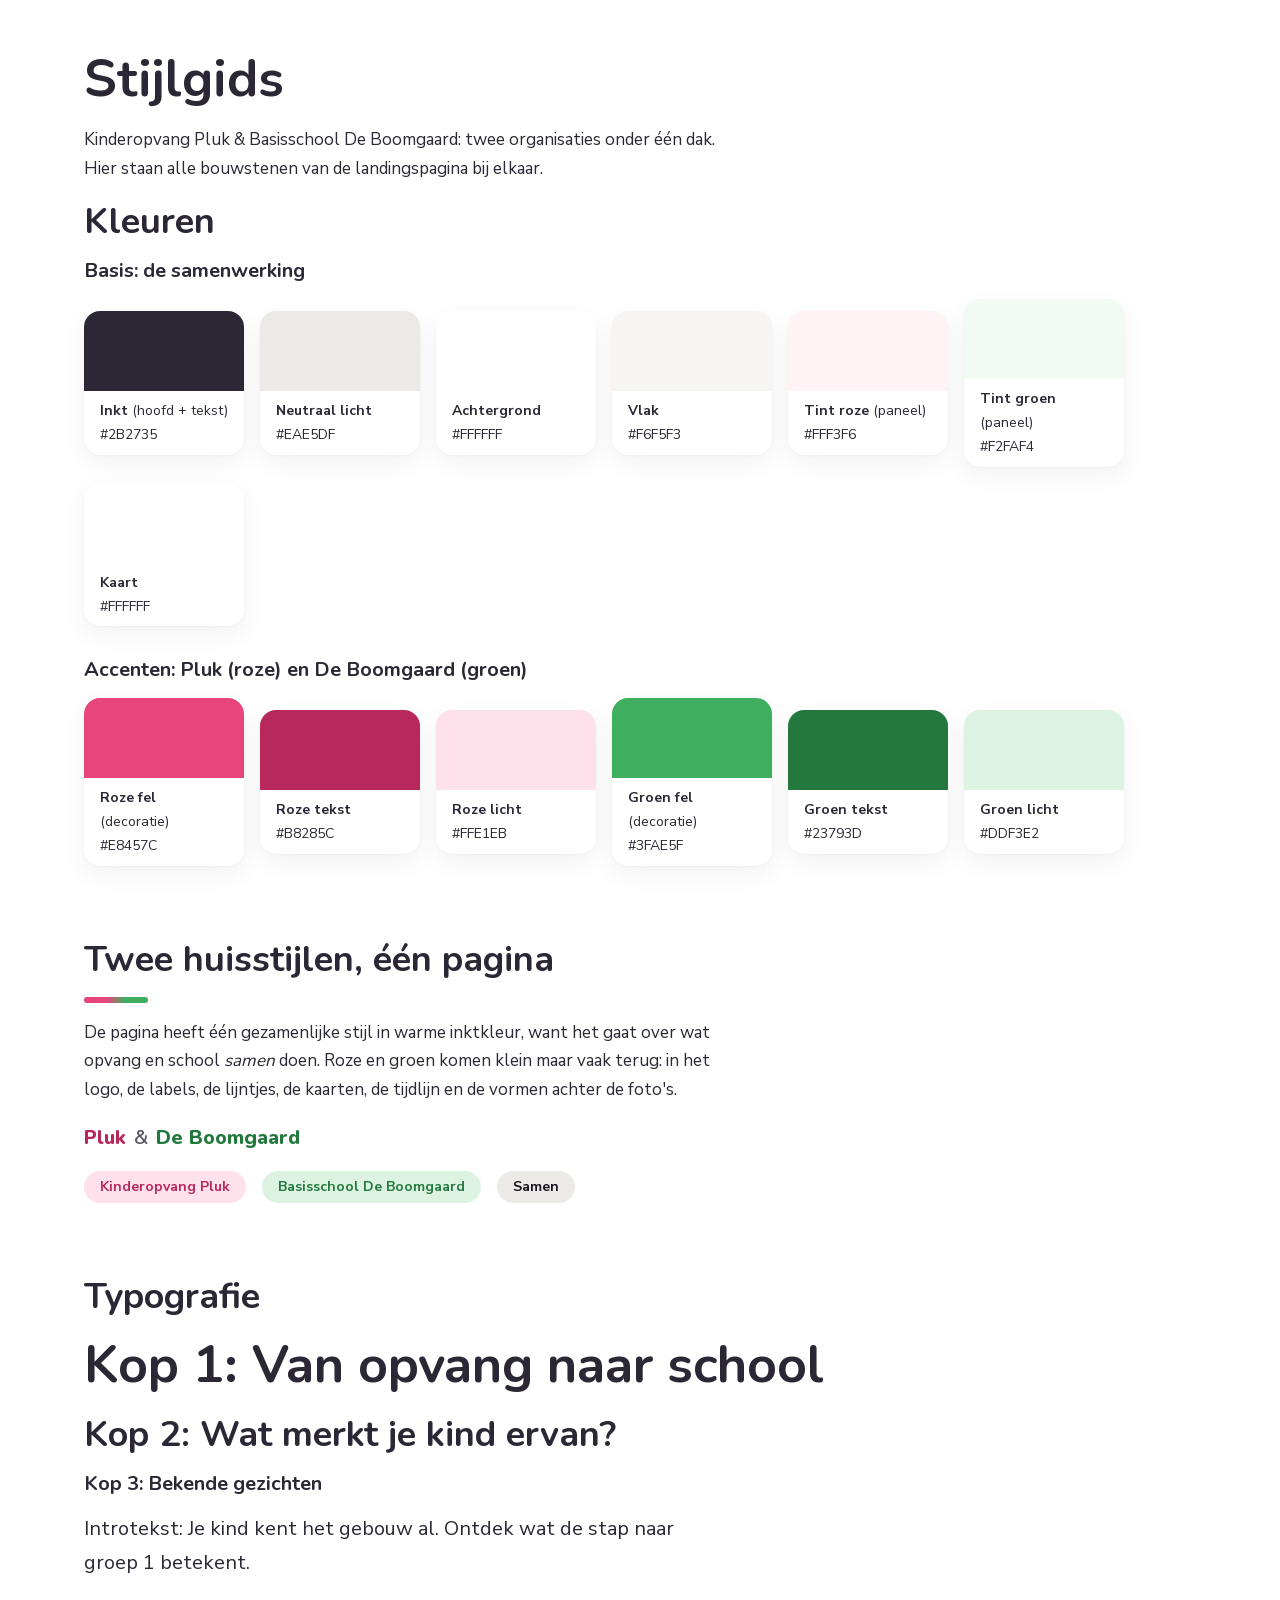
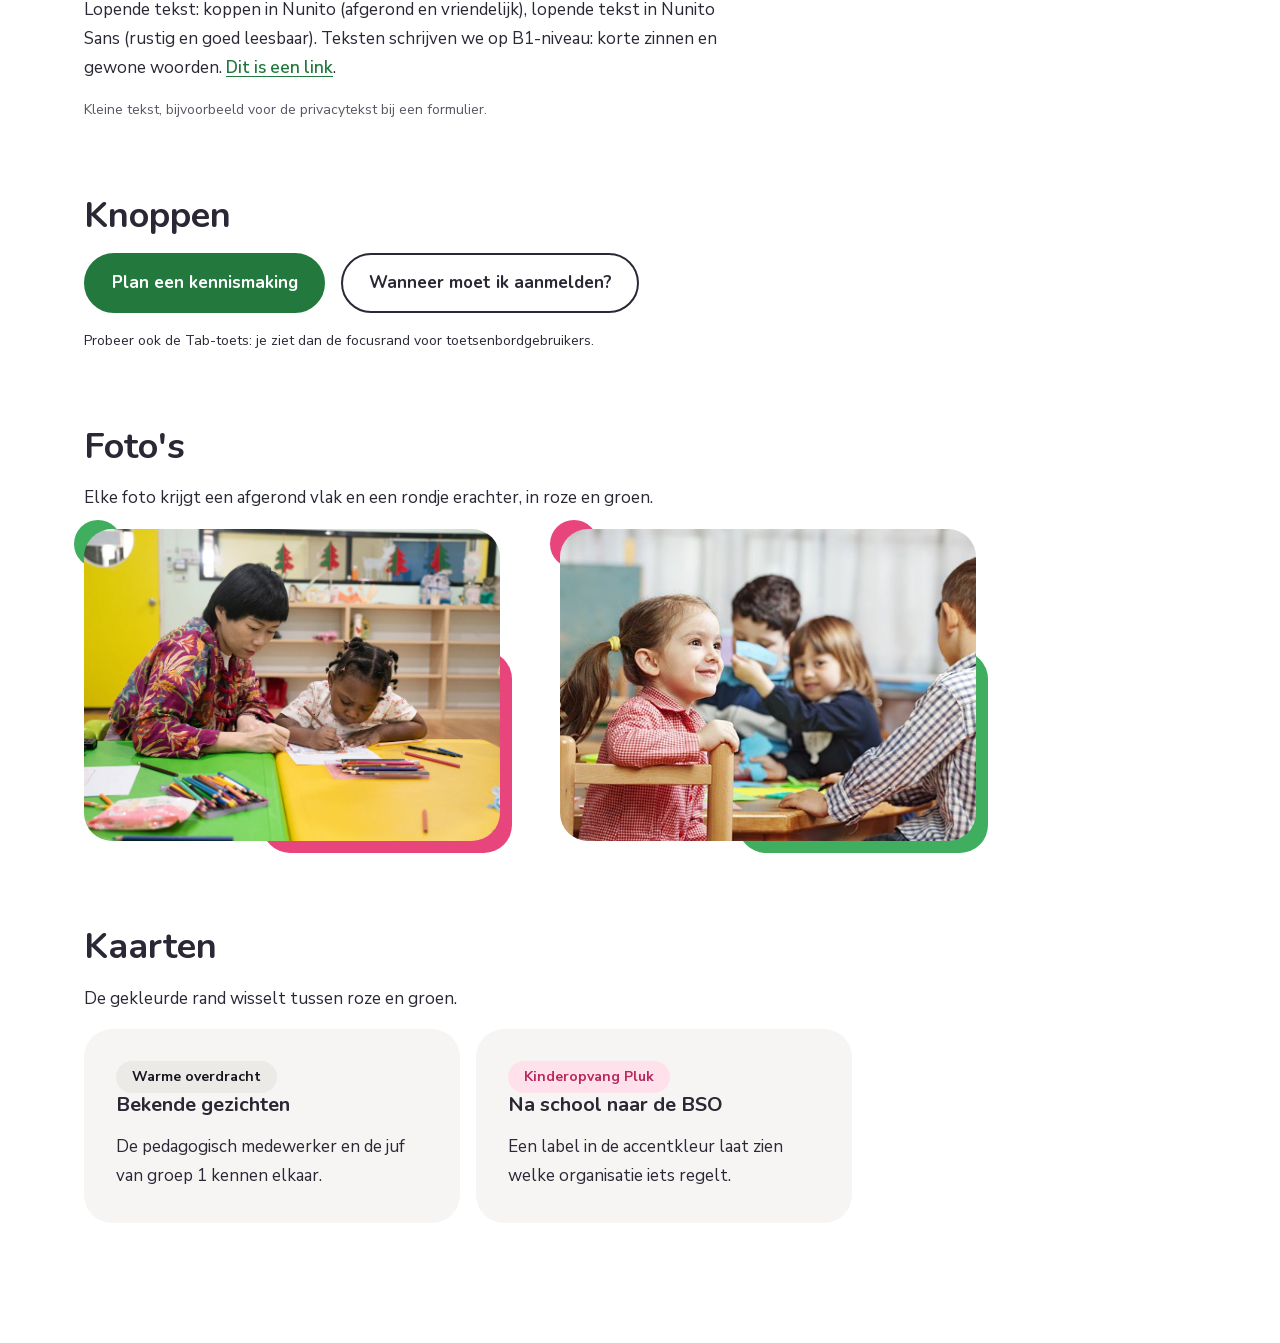
<file: styleguide.html>
<!DOCTYPE html>
<html lang="nl">
<head>
  <meta charset="UTF-8">
  <!-- Zorgt dat de pagina op mobiel op de juiste breedte wordt getoond -->
  <meta name="viewport" content="width=device-width, initial-scale=1">
  <title>Stijlgids – Kinderopvang Pluk & Basisschool De Boomgaard</title>

  <!-- Eigen lettertypes (geen Google Fonts, zie css/fonts.css) -->
  <link rel="stylesheet" href="css/fonts.css">

  <!-- Eerst de tokens, dan de basisstijlen die de tokens gebruiken -->
  <link rel="stylesheet" href="css/tokens.css">
  <link rel="stylesheet" href="css/base.css">
  <link rel="stylesheet" href="css/pagina.css">

  <!-- Opmaak die alleen voor deze stijlgids-pagina nodig is -->
  <style>
    .gids { max-width: var(--breedte-max); margin: 0 auto; padding: var(--ruimte-6) 1.25rem; }
    .gids section { margin-bottom: var(--ruimte-7); }
    .rij { display: flex; flex-wrap: wrap; gap: var(--ruimte-3); align-items: center; }
    .staal { width: 10rem; border-radius: var(--radius); overflow: hidden; background: var(--kleur-kaart); box-shadow: var(--schaduw); }
    .staal div { height: 5rem; }
    .staal p { margin: 0; padding: var(--ruimte-2) var(--ruimte-3); font-size: var(--tekst-klein); }
    .gids .kaarten { max-width: 48rem; }
    .gids .foto { max-width: 26rem; }
  </style>
</head>
<body>
  <main class="gids">
    <h1>Stijlgids</h1>
    <p>Kinderopvang Pluk &amp; Basisschool De Boomgaard: twee organisaties onder één dak.
      Hier staan alle bouwstenen van de landingspagina bij elkaar.</p>

    <section>
      <h2>Kleuren</h2>
      <h3>Basis: de samenwerking</h3>
      <div class="rij">
        <div class="staal"><div style="background:var(--kleur-hoofd)"></div><p><strong>Inkt</strong> (hoofd + tekst)<br>#2B2735</p></div>
        <div class="staal"><div style="background:var(--kleur-hoofd-licht)"></div><p><strong>Neutraal licht</strong><br>#EAE5DF</p></div>
        <div class="staal"><div style="background:var(--kleur-achtergrond)"></div><p><strong>Achtergrond</strong><br>#FFFFFF</p></div>
        <div class="staal"><div style="background:var(--kleur-vlak)"></div><p><strong>Vlak</strong><br>#F6F5F3</p></div>
        <div class="staal"><div style="background:var(--kleur-tint-roze)"></div><p><strong>Tint roze</strong> (paneel)<br>#FFF3F6</p></div>
        <div class="staal"><div style="background:var(--kleur-tint-groen)"></div><p><strong>Tint groen</strong> (paneel)<br>#F2FAF4</p></div>
        <div class="staal"><div style="background:var(--kleur-kaart)"></div><p><strong>Kaart</strong><br>#FFFFFF</p></div>
      </div>

      <h3 style="margin-top:var(--ruimte-5)">Accenten: Pluk (roze) en De Boomgaard (groen)</h3>
      <div class="rij">
        <div class="staal"><div style="background:var(--kleur-opvang)"></div><p><strong>Roze fel</strong> (decoratie)<br>#E8457C</p></div>
        <div class="staal"><div style="background:var(--kleur-opvang-tekst)"></div><p><strong>Roze tekst</strong><br>#B8285C</p></div>
        <div class="staal"><div style="background:var(--kleur-opvang-licht)"></div><p><strong>Roze licht</strong><br>#FFE1EB</p></div>
        <div class="staal"><div style="background:var(--kleur-school)"></div><p><strong>Groen fel</strong> (decoratie)<br>#3FAE5F</p></div>
        <div class="staal"><div style="background:var(--kleur-school-tekst)"></div><p><strong>Groen tekst</strong><br>#23793D</p></div>
        <div class="staal"><div style="background:var(--kleur-school-licht)"></div><p><strong>Groen licht</strong><br>#DDF3E2</p></div>
      </div>
    </section>

    <section>
      <h2>Twee huisstijlen, één pagina</h2>
      <span class="duo-lijn"></span>
      <p>De pagina heeft één gezamenlijke stijl in warme inktkleur, want het gaat over
        wat opvang en school <em>samen</em> doen. Roze en groen komen klein maar vaak terug:
        in het logo, de labels, de lijntjes, de kaarten, de tijdlijn en de vormen achter de foto's.</p>

      <p><a class="duo-logo" href="#">
        <span class="duo-logo__opvang">Pluk</span>
        <span class="duo-logo__en">&amp;</span>
        <span class="duo-logo__school">De Boomgaard</span>
      </a></p>

      <div class="rij">
        <span class="label label--opvang">Kinderopvang Pluk</span>
        <span class="label label--school">Basisschool De Boomgaard</span>
        <span class="label label--samen">Samen</span>
      </div>
    </section>

    <section>
      <h2>Typografie</h2>
      <h1>Kop 1: Van opvang naar school</h1>
      <h2>Kop 2: Wat merkt je kind ervan?</h2>
      <h3>Kop 3: Bekende gezichten</h3>
      <p style="font-size:var(--tekst-groot)">Introtekst: Je kind kent het gebouw al. Ontdek wat de stap naar groep 1 betekent.</p>
      <p>Lopende tekst: koppen in Nunito (afgerond en vriendelijk), lopende tekst in Nunito Sans
        (rustig en goed leesbaar). Teksten schrijven we op B1-niveau: korte zinnen en gewone woorden.
        <a href="#">Dit is een link</a>.</p>
      <p style="font-size:var(--tekst-klein);color:var(--kleur-tekst-zacht)">Kleine tekst, bijvoorbeeld voor de privacytekst bij een formulier.</p>
    </section>

    <section>
      <h2>Knoppen</h2>
      <div class="rij">
        <a class="knop" href="#">Plan een kennismaking</a>
        <a class="knop knop--secundair" href="#">Wanneer moet ik aanmelden?</a>
      </div>
      <p style="margin-top:var(--ruimte-3);font-size:var(--tekst-klein)">Probeer ook de Tab-toets: je ziet dan de focusrand voor toetsenbordgebruikers.</p>
    </section>

    <section>
      <h2>Foto's</h2>
      <p>Elke foto krijgt een afgerond vlak en een rondje erachter, in roze en groen.</p>
      <div class="rij" style="gap:var(--ruimte-6)">
        <figure class="foto foto--roze"><img src="img/groep12-tekenen.webp" width="1000" height="667" alt="Een juf tekent samen met een kleuter"></figure>
        <figure class="foto foto--groen"><img src="img/kinderen2.jpg" width="600" height="415" alt="Kleuters knutselen samen aan tafel in de klas"></figure>
      </div>
    </section>

    <section>
      <h2>Kaarten</h2>
      <p>De gekleurde rand wisselt tussen roze en groen.</p>
      <ul class="kaarten">
        <li class="kaart">
          <span class="label label--samen">Warme overdracht</span>
          <h3>Bekende gezichten</h3>
          <p>De pedagogisch medewerker en de juf van groep 1 kennen elkaar.</p>
        </li>
        <li class="kaart">
          <span class="label label--opvang">Kinderopvang Pluk</span>
          <h3>Na school naar de BSO</h3>
          <p>Een label in de accentkleur laat zien welke organisatie iets regelt.</p>
        </li>
      </ul>
    </section>
  </main>
</body>
</html>
</file>
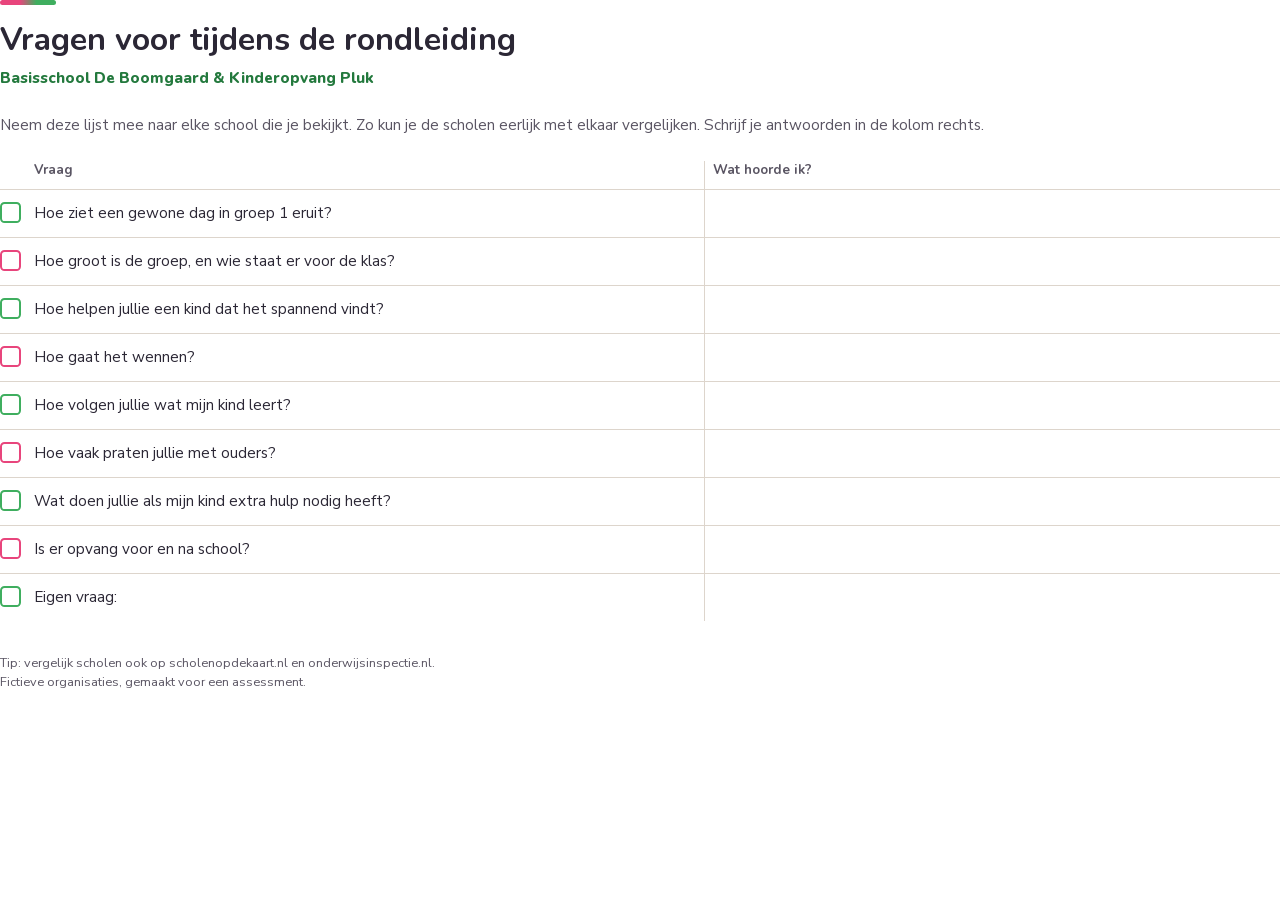
<file: downloads/checklist-rondleiding.html>
<!DOCTYPE html>
<html lang="nl">
<head>
  <meta charset="UTF-8">
  <title>Checklist: vragen voor tijdens de rondleiding</title>
  <!-- Deze pagina is de bron van checklist-rondleiding.pdf.
       Aangepast? Maak de PDF opnieuw met Chrome: Afdrukken > Opslaan als PDF.
       Bewust zonder de foto's en het menu van de website: alleen wat je op papier nodig hebt. -->
  <!-- Eigen lettertypes (geen Google Fonts, zie ../css/fonts.css) -->
  <link rel="stylesheet" href="../css/fonts.css">
  <link rel="stylesheet" href="../css/tokens.css">
  <style>
    @page { size: A4; margin: 18mm 20mm; }
    body {
      margin: 0;
      font-family: var(--font-tekst);
      font-size: 11.5pt;
      line-height: 1.5;
      color: var(--kleur-tekst);
    }
    h1, h2 { font-family: var(--font-kop); line-height: 1.2; }
    h1 { font-size: 24pt; margin: 0 0 6pt; }
    .afzender { font-family: var(--font-kop); font-weight: 800; color: var(--kleur-school-tekst); margin: 0 0 18pt; }
    .lijn {
      width: 3.5rem; height: 0.3rem; border-radius: 999px; margin-bottom: 12pt;
      background: linear-gradient(to right, var(--kleur-opvang) 35%, var(--kleur-school) 65%);
      -webkit-print-color-adjust: exact; print-color-adjust: exact;
    }
    .intro { margin: 0 0 18pt; color: var(--kleur-tekst-zacht); }
    table { width: 100%; border-collapse: collapse; }
    th { text-align: left; font-family: var(--font-kop); font-size: 10pt; padding: 0 0 6pt; color: var(--kleur-tekst-zacht); }
    td { padding: 9pt 0; border-top: 1px solid var(--kleur-lijn); vertical-align: top; }
    .vakje { width: 9mm; }
    .vakje span {
      display: block; width: 4.5mm; height: 4.5mm; border: 1.5pt solid var(--kleur-school); border-radius: 1.2mm;
    }
    tr:nth-child(even) .vakje span { border-color: var(--kleur-opvang); }
    .notitie { width: 45%; border-left: 1px solid var(--kleur-lijn); }
    .voet { margin-top: 24pt; font-size: 9.5pt; color: var(--kleur-tekst-zacht); }
  </style>
</head>
<body>
  <div class="lijn"></div>
  <h1>Vragen voor tijdens de rondleiding</h1>
  <p class="afzender">Basisschool De Boomgaard &amp; Kinderopvang Pluk</p>
  <p class="intro">Neem deze lijst mee naar elke school die je bekijkt. Zo kun je de scholen
    eerlijk met elkaar vergelijken. Schrijf je antwoorden in de kolom rechts.</p>

  <table>
    <thead><tr><th></th><th>Vraag</th><th class="notitie">&nbsp;&nbsp;Wat hoorde ik?</th></tr></thead>
    <tbody>
      <tr><td class="vakje"><span></span></td><td>Hoe ziet een gewone dag in groep 1 eruit?</td><td class="notitie"></td></tr>
      <tr><td class="vakje"><span></span></td><td>Hoe groot is de groep, en wie staat er voor de klas?</td><td class="notitie"></td></tr>
      <tr><td class="vakje"><span></span></td><td>Hoe helpen jullie een kind dat het spannend vindt?</td><td class="notitie"></td></tr>
      <tr><td class="vakje"><span></span></td><td>Hoe gaat het wennen?</td><td class="notitie"></td></tr>
      <tr><td class="vakje"><span></span></td><td>Hoe volgen jullie wat mijn kind leert?</td><td class="notitie"></td></tr>
      <tr><td class="vakje"><span></span></td><td>Hoe vaak praten jullie met ouders?</td><td class="notitie"></td></tr>
      <tr><td class="vakje"><span></span></td><td>Wat doen jullie als mijn kind extra hulp nodig heeft?</td><td class="notitie"></td></tr>
      <tr><td class="vakje"><span></span></td><td>Is er opvang voor en na school?</td><td class="notitie"></td></tr>
      <tr><td class="vakje"><span></span></td><td>Eigen vraag:</td><td class="notitie"></td></tr>
    </tbody>
  </table>

  <p class="voet">Tip: vergelijk scholen ook op scholenopdekaart.nl en onderwijsinspectie.nl.<br>
    Fictieve organisaties, gemaakt voor een assessment.</p>
</body>
</html>
</file>
<file: css/fonts.css>
/*
  LETTERTYPES
  -----------
  De lettertypes staan in de map fonts/ van de website zelf, in plaats van bij Google Fonts.
  Waarom? Bij Google Fonts stuurt de browser van elke bezoeker zijn IP-adres naar Google.
  Dat is volgens de AVG een persoonsgegeven (in Duitsland al eens beboet). Zo blijft alles
  op onze eigen server, en laadt de pagina ook nog iets sneller.

  Beide lettertypes zijn "variabel": één bestand bevat alle diktes. Alleen de Latijnse
  tekens zitten erin (ook ë, é, ï), dat is genoeg voor Nederlands en houdt de bestanden klein.
  Licentie: SIL Open Font License, vrij te gebruiken en mee te leveren.

  font-display: swap -> de tekst is meteen leesbaar in een standaardletter,
  en wisselt naar Nunito zodra het bestand binnen is.
*/

@font-face {
  font-family: "Nunito";
  font-style: normal;
  font-weight: 600 800;
  font-display: swap;
  src: url("../fonts/nunito.woff2") format("woff2");
}

@font-face {
  font-family: "Nunito Sans";
  font-style: normal;
  font-weight: 400 700;
  font-display: swap;
  src: url("../fonts/nunito-sans.woff2") format("woff2");
}
</file>
<file: css/tokens.css>
/*
  DESIGN TOKENS
  -------------
  Dit is het "stijlfundament" van de pagina, vergelijkbaar met Styles in Figma.
  Elke waarde krijgt hier één keer een naam (een CSS-variabele, herkenbaar aan --).
  In de rest van de CSS gebruiken we alleen die namen, bijvoorbeeld:
      color: var(--kleur-tekst);
  Wil je later een kleur aanpassen? Dan verander je hem alleen hier,
  en past de hele pagina zich aan.

  De namen beschrijven de ROL (achtergrond, kaart, accent) en niet de kleur zelf.
  Zo kun je de kleur wisselen zonder dat de naam onjuist wordt.
*/

:root {
  /* ---------- KLEUREN ---------- */

  /* Hoofdkleur: de SAMENWERKING. Een warme, diepe inktkleur: neutraal, maar met een
     paarse ondertoon die aansluit bij het roze. Tekst en knoppen gebruiken dezelfde
     kleur, waardoor het één geheel vormt. Wit op deze kleur: contrast 14.5. */
  --kleur-hoofd: #2B2735;
  --kleur-hoofd-donker: #17141D;   /* hover-staat van knoppen */
  --kleur-hoofd-licht: #ECEAE7;    /* neutraal lichtgrijs: hover-vlakken, zachte labels */

  /* Hoofdknop (de belangrijkste actie: "Plan een kennismaking").
     Groen, de kleur van De Boomgaard: de pagina staat op de website van de school en de
     kennismaking is óók bij de school. Groen valt op zowel op wit als op de roze kaart in de
     tijdlijn op. Wit op dit groen: contrast 5.42 (WCAG AA). Een eigen naam, zodat de knopkleur
     los van de rest te wisselen is. Liever roze? Gebruik dan #D1316B (contrast 4.81). */
  --kleur-knop: #23793D;
  --kleur-knop-hover: #1A5C2E;

  /* Achtergronden: wit als basis, dat staat fris bij de roze en groene accenten.
     (Eerder warm beige, maar dat voelde bedompt.) */
  --kleur-achtergrond: #FFFFFF;    /* standaard achtergrond van de pagina */
  --kleur-vlak: #F6F5F3;           /* neutraal bijna-wit: formulier, contactkaarten, footer */
  --kleur-kaart: #FFFFFF;          /* kaarten en vlakken die iets "omhoog" komen */

  /* Heel lichte tinten van roze en groen, voor de panelen (tijdlijn, vragen, dagritme).
     Gezellig, maar zo licht dat het niet druk wordt. */
  --kleur-tint-roze: #FFF3F6;
  --kleur-tint-groen: #F2FAF4;

  /* ACCENTEN van de twee organisaties.
     De pagina heeft één stijl, maar deze twee kleuren laten zien dat er twee
     huisstijlen samenkomen. Gebruik ze klein: labels, lijntjes, vormen achter foto's,
     bolletjes. Niet voor hele secties.
     - "fel" = alleen decoratief (vormen, lijntjes), niet voor tekst
     - "tekst" = donkerdere versie die wel leesbaar is als tekst (WCAG AA)
     - "licht" = zachte achtergrond voor labels */
  --kleur-opvang: #E8457C;         /* roze, Kinderopvang Pluk */
  --kleur-opvang-tekst: #B8285C;   /* contrast 5.79 op achtergrond */
  --kleur-opvang-licht: #FFE1EB;
  --kleur-school: #3FAE5F;         /* groen, Basisschool De Boomgaard */
  --kleur-school-tekst: #23793D;   /* contrast 5.23 op achtergrond */
  --kleur-school-licht: #DDF3E2;

  /* Tekst */
  --kleur-tekst: #2B2735;          /* gelijk aan de hoofdkleur: rustig en samenhangend */
  --kleur-tekst-zacht: #5A5563;    /* ondersteunende tekst (contrast 6.95) */
  --kleur-wit: #FFFFFF;

  /* Links: groen, in de leesbare tekstversie van De Boomgaard.
     De pagina staat op de website van de school, dus links in de schoolkleur zijn logisch.
     (Eerder violet, maar dat las als een losse, extra kleur.) */
  --kleur-link: #23793D;           /* contrast 5.4 op wit, 4.8 op vlak */
  --kleur-link-hover: #1A5C2E;

  /* Lijnen, zoals de lijn van de tijdlijn: net zichtbaar op het warme vlak */
  --kleur-lijn: #DDD5CC;

  /* Foutmeldingen in het formulier: rood, want dat herkent iedereen als "er klopt iets niet".
     Bewust anders dan het roze van Pluk. Contrast 5.9 op wit, 5.4 op vlak. */
  --kleur-fout: #C0262D;

  /* Rand van invoervelden. WCAG vraagt minimaal 3:1 contrast voor randen (3.5 op wit) */
  --kleur-rand: #8C8794;

  /* ---------- TYPOGRAFIE ---------- */

  /* Koppen: Nunito, met afgeronde letters (vriendelijk).
     Lopende tekst: Nunito Sans, dezelfde familie maar rustiger en goed leesbaar. */
  --font-kop: "Nunito", system-ui, sans-serif;
  --font-tekst: "Nunito Sans", system-ui, sans-serif;

  /* Lettergroottes. "rem" is relatief aan de browserinstelling van de bezoeker
     (meestal 16px). Wie zijn tekst groter zet, krijgt dus ook een grotere pagina.
     Dat is belangrijk voor toegankelijkheid. clamp() laat koppen meegroeien met het
     scherm: clamp(minimum, voorkeur, maximum). */
  --tekst-klein: 0.875rem;                          /* 14px */
  --tekst-basis: 1.0625rem;                         /* 17px: iets groter dan standaard, prettig lezen op mobiel */
  --tekst-groot: 1.25rem;                           /* 20px: intro-tekst */
  --kop-3: 1.25rem;
  --kop-2: clamp(1.625rem, 1.3rem + 1.5vw, 2.25rem);
  --kop-1: clamp(2rem, 1.5rem + 2.5vw, 3.25rem);

  --regelhoogte-tekst: 1.7;        /* ruime regelafstand: rustiger en opener om te lezen */
  --regelhoogte-kop: 1.2;

  /* ---------- AFSTANDEN ---------- */
  /* Een vaste reeks, zodat alle witruimte op elkaar is afgestemd (zoals een 8px-grid in Figma) */
  --ruimte-1: 0.25rem;   /*  4px */
  --ruimte-2: 0.5rem;    /*  8px */
  --ruimte-3: 1rem;      /* 16px */
  --ruimte-4: 1.5rem;    /* 24px */
  --ruimte-5: 2rem;      /* 32px */
  --ruimte-6: 3rem;      /* 48px */
  --ruimte-7: 4.5rem;    /* 72px */
  --ruimte-8: 7rem;      /* 112px: ruimte tussen secties op een groot scherm */

  /* ---------- VORMEN ---------- */
  --radius-klein: 0.5rem;    /* invoervelden, labels */
  --radius: 1rem;            /* kaarten */
  --radius-groot: 1.75rem;   /* grote vlakken en afbeeldingen */
  --radius-rond: 999px;      /* knoppen: volledig afgerond (pil-vorm) */

  /* Een heel zachte schaduw, alleen nog voor wat echt "boven" iets anders ligt
     (de hero-kaart op de foto). Kaarten zijn verder plat: dat oogt lichter. */
  --schaduw: 0 1px 2px rgb(43 39 53 / 0.04), 0 8px 24px rgb(43 39 53 / 0.06);

  /* Maximale breedte van de inhoud, zodat regels op grote schermen niet te lang worden */
  --breedte-max: 72rem;
  --breedte-tekst: 40rem;
}
</file>
<file: css/base.css>
/*
  BASISSTIJLEN
  ------------
  Hoe "kale" HTML-elementen eruitzien: tekst, koppen, links en knoppen.
  Alles gebruikt de tokens uit tokens.css.
*/

/* box-sizing zorgt dat padding binnen de opgegeven breedte valt.
   Dat rekent veel makkelijker. */
*,
*::before,
*::after {
  box-sizing: border-box;
}

body {
  margin: 0;
  background: var(--kleur-achtergrond);
  color: var(--kleur-tekst);
  font-family: var(--font-tekst);
  font-size: var(--tekst-basis);
  line-height: var(--regelhoogte-tekst);
}

h1, h2, h3 {
  font-family: var(--font-kop);
  font-weight: 700;
  line-height: var(--regelhoogte-kop);
  margin: 0 0 var(--ruimte-3);
}
h1 { font-size: var(--kop-1); }
h2 { font-size: var(--kop-2); }
h3 { font-size: var(--kop-3); }

p {
  margin: 0 0 var(--ruimte-3);
  max-width: var(--breedte-tekst);
}

img {
  max-width: 100%;
  display: block;
}

a {
  color: var(--kleur-link);
  font-weight: 600;
  text-underline-offset: 0.2em;
}
a:hover {
  color: var(--kleur-link-hover);
}

/* Link naar een andere pagina: krijgt een pijltje dat bij hover een stukje opschuift */
.link-pijl::after {
  content: "→";
  display: inline-block;
  margin-left: 0.35em;
  transition: transform 0.15s ease;
}
.link-pijl:hover::after {
  transform: translateX(0.25em);
}

/* Zichtbare focus voor toetsenbordgebruikers (WCAG-eis).
   :focus-visible toont de rand alleen bij toetsenbord, niet bij een muisklik. */
:focus-visible {
  outline: 3px solid var(--kleur-hoofd);
  outline-offset: 3px;
}

/* ---------- KNOPPEN ---------- */

.knop {
  display: inline-block;
  padding: 0.85rem 1.6rem;
  border: 2px solid var(--kleur-knop);
  border-radius: var(--radius-rond);
  background: var(--kleur-knop);
  color: var(--kleur-wit);
  font-family: var(--font-kop);
  font-size: var(--tekst-basis);
  font-weight: 700;
  text-decoration: none;
  cursor: pointer;
  transition: background-color 0.15s ease;
}
.knop:hover {
  background: var(--kleur-knop-hover);
  border-color: var(--kleur-knop-hover);
  color: var(--kleur-wit);
}

/* Secundaire knop: zelfde vorm, maar rustiger. Voor de minder belangrijke acties. */
.knop--secundair {
  border-color: var(--kleur-hoofd);
  background: transparent;
  color: var(--kleur-hoofd);
}
.knop--secundair:hover {
  border-color: var(--kleur-hoofd);
  background: var(--kleur-hoofd-licht);
  color: var(--kleur-hoofd-donker);
}

/* ---------- LABELS ---------- */
/* Kleine labels die laten zien over welke organisatie iets gaat */

.label {
  display: inline-block;
  padding: var(--ruimte-1) var(--ruimte-3);
  border-radius: var(--radius-rond);
  font-size: var(--tekst-klein);
  font-weight: 700;
  white-space: nowrap;             /* een label breekt nooit af over twee regels */
}
.label--opvang { background: var(--kleur-opvang-licht); color: var(--kleur-opvang-tekst); }
.label--school { background: var(--kleur-school-licht); color: var(--kleur-school-tekst); }

/* ---------- DUO-LOGO ---------- */
/* Twee bestaande "logo's" naast elkaar, elk in de eigen huisstijlkleur.
   Dit laat zien dat twee organisaties samen de afzender zijn. */
.duo-logo {
  display: inline-flex;
  align-items: center;
  gap: var(--ruimte-2);
  font-family: var(--font-kop);
  font-weight: 800;
  font-size: var(--tekst-basis);
  white-space: nowrap;             /* een logo breekt nooit af over twee regels */
  text-decoration: none;
  color: var(--kleur-tekst);
}
@media (min-width: 48rem) {
  .duo-logo { font-size: var(--tekst-groot); }
}
.duo-logo__opvang { color: var(--kleur-opvang-tekst); }
.duo-logo__school { color: var(--kleur-school-tekst); }
.duo-logo__en {
  color: var(--kleur-tekst-zacht);
  font-weight: 600;
}

/* ---------- DUO-LIJN ---------- */
/* Een klein decoratief lijntje dat van roze naar groen overloopt:
   de twee huisstijlen die in elkaar overgaan. Staat boven elke kop. */
.duo-lijn {
  display: block;
  width: 4rem;
  height: 0.35rem;
  border-radius: var(--radius-rond);
  /* Een korte overgang in het midden (35% - 65%). Bij een lange overgang mengen roze en groen
     tot een bruinige kleur; zo blijven beide kleuren helder. */
  background: linear-gradient(to right, var(--kleur-opvang) 35%, var(--kleur-school) 65%);
  margin-bottom: var(--ruimte-3);
}
.label--samen  { background: var(--kleur-hoofd-licht); color: var(--kleur-hoofd-donker); }
</file>
<file: css/pagina-b.css>
/*
  PAGINA-OPMAAK ONTWERP B ("Vrij kiezen")
  ---------------------------------------
  De opmaak van index.html (het eindontwerp), overgenomen uit het Figma Make-ontwerp.
  Kleuren, lettertypes, afstanden, hoeken en schaduw komen uit tokens.css: dezelfde
  styleguide als ontwerp A. Waar Make een eigen maat gebruikte (bijvoorbeeld 22px of 92px),
  is die vervangen door de dichtstbijzijnde token.

  Net als ontwerp A: MOBILE-FIRST. Bovenaan de opmaak voor een telefoon,
  onderaan de @media-blokken voor tablet (48rem) en desktop (64rem).
*/

/* Twee maten die alleen dit ontwerp gebruikt, daarom hier en niet in tokens.css:
   - de breedte van de gekleurde blokken: die lopen breder door dan de inhoud (max 1400px)
   - de binnenruimte links en rechts: op een groot scherm precies genoeg om de inhoud
     op --breedte-max te houden */
:root {
  --blok-breedte: min(87.5rem, 100% - 2 * var(--ruimte-2));
  --blok-zijkant: max(var(--ruimte-4), (var(--blok-breedte) - var(--breedte-max)) / 2);
}

@media (prefers-reduced-motion: no-preference) {
  html { scroll-behavior: smooth; }
}

/* De pagina wordt nooit breder dan het scherm, ook niet door de schuine foto's en cirkels */
body {
  overflow-x: clip;
}

/* ================= HULPKLASSEN ================= */
.skiplink {
  position: absolute;
  top: -10rem;
  left: var(--ruimte-3);
  z-index: 100;
  padding: var(--ruimte-2) var(--ruimte-3);
  background: var(--kleur-hoofd);
  color: var(--kleur-wit);
  border-radius: var(--radius-klein);
}
.skiplink:focus {
  top: var(--ruimte-3);
  color: var(--kleur-wit);
}

/* Alleen voor schermlezers: onzichtbaar, maar wel voorgelezen */
.visueel-verborgen {
  position: absolute;
  width: 1px;
  height: 1px;
  overflow: hidden;
  clip-path: inset(50%);
  white-space: nowrap;
}

/* De omlijnde knop wordt bij hover wit (in base.css is dat lichtgrijs, dat blijft zo voor ontwerp A) */
.knop--secundair:hover {
  background: var(--kleur-wit);
}

/* Knop met een pijltje dat bij hover een stukje opschuift */
.knop--pijl {
  display: inline-flex;
  align-items: center;
  gap: var(--ruimte-2);
}
.knop--pijl span {
  transition: transform 0.15s ease;
}
.knop--pijl:hover span {
  transform: translateX(0.2rem);
}
/* Pijl naar beneden: de knop gaat naar een sectie verderop op de pagina */
.knop--omlaag:hover span {
  transform: translateY(0.2rem);
}

.labels {
  display: flex;
  flex-wrap: wrap;
  gap: var(--ruimte-2);
  margin: 0;
}

/* Klein, in hoofdletters, boven een kop */
.bovenkop {
  margin: 0 0 var(--ruimte-2);
  color: var(--kleur-opvang-tekst);
  font-size: var(--tekst-klein);
  font-weight: 700;
  letter-spacing: 0.09em;
  text-transform: uppercase;
}

.intro {
  color: var(--kleur-tekst-zacht);
  font-size: var(--tekst-groot);
}

/* Rond icoon in een zacht gekleurd bolletje */
.icoon {
  display: grid;
  place-items: center;
  width: 2.875rem;
  height: 2.875rem;
  flex: none;
  border-radius: var(--radius-rond);
}
.icoon svg {
  width: 1.375rem;
  height: 1.375rem;
  fill: none;
  stroke: currentColor;
  stroke-width: 2;
  stroke-linecap: round;
  stroke-linejoin: round;
}
.icoon--roze { background: var(--kleur-opvang-licht); color: var(--kleur-opvang-tekst); }
.icoon--groen { background: var(--kleur-school-licht); color: var(--kleur-school-tekst); }

/* ================= HEADER + NAVIGATIE ================= */
/* Dezelfde header als ontwerp A: deze regels zijn overgenomen uit css/pagina.css.
   Pas je daar iets aan de header aan, doe dat dan hier ook. */
.kop {
  padding-inline: max(1.25rem, (100% - var(--breedte-max)) / 2);
}
/* Een witte balk met een schaduw eronder: duidelijk afgebakend van de pagina */
.kop {
  position: relative;
  z-index: 10;
  display: flex;
  align-items: center;
  justify-content: space-between;
  gap: var(--ruimte-4);
  padding-block: var(--ruimte-3);
  background: var(--kleur-kaart);
  box-shadow: 0 1px 0 var(--kleur-vlak), 0 4px 16px rgb(43 39 53 / 0.06);
}

/* Navigatielinks: op mobiel verborgen (de pagina is kort genoeg om te scrollen),
   op een groot scherm zichtbaar (zie onderaan) */
.kop__nav {
  display: none;
}
.kop__nav ul {
  display: flex;
  gap: var(--ruimte-5);
  margin: 0;
  padding: 0;
  list-style: none;
}
.kop__nav a {
  color: var(--kleur-tekst);
  font-family: var(--font-kop);
  font-weight: 700;
  text-decoration: none;
  padding-block: var(--ruimte-2);
  border-bottom: 3px solid transparent;
}
/* De menu-stijl van de schoolwebsite: groen, want dat is de huisstijl van De Boomgaard */
.kop__nav a:hover,
.kop__nav a[aria-current="page"] {
  border-bottom-color: var(--kleur-school);
}

/* MENUKNOP (mobiel en tablet)
   Standaard verborgen. Alleen met JavaScript (class "js") zichtbaar, want zonder
   JavaScript kan hij het menu niet openen. */
.kop__menuknop {
  display: none;
  align-items: center;
  gap: var(--ruimte-2);
  min-height: 2.75rem;             /* minimaal 44px: groot genoeg om aan te tikken */
  padding: var(--ruimte-1) var(--ruimte-3);
  border: 2px solid var(--kleur-rand);
  border-radius: var(--radius-rond);
  background: var(--kleur-kaart);
  color: var(--kleur-tekst);
  font-family: var(--font-kop);
  font-size: var(--tekst-basis);
  font-weight: 700;
  cursor: pointer;
}
.kop__menuknop:hover {
  background: var(--kleur-hoofd-licht);
}
.kop__menuknop svg {
  width: 1.25rem;
  height: 1.25rem;
  fill: none;
  stroke: currentColor;
  stroke-width: 2.5;
  stroke-linecap: round;
}
/* Hamburger als het menu dicht is, een kruisje als het open is */
.kop__menuknop[aria-expanded="true"] .kop__icoon-open,
.kop__menuknop[aria-expanded="false"] .kop__icoon-dicht {
  display: none;
}

/* Het uitklapmenu. Dit geldt alleen ONDER de 64rem (max-width), want op een groot
   scherm staat het menu gewoon in de balk. */
@media (max-width: 63.99rem) {
  .js .kop__menuknop {
    display: inline-flex;
  }
  /* Open menu: een wit vlak direct onder de balk, over de volle breedte */
  .kop--menu-open .kop__nav {
    display: block;
    position: absolute;
    top: 100%;
    left: 0;
    right: 0;
    padding: var(--ruimte-2) max(1.25rem, (100% - var(--breedte-max)) / 2) var(--ruimte-4);
    background: var(--kleur-kaart);
    box-shadow: 0 12px 24px rgb(43 39 53 / 0.08);
  }
  .kop--menu-open .kop__nav ul {
    flex-direction: column;
    gap: 0;
  }
  .kop--menu-open .kop__nav li {
    border-bottom: 1px solid var(--kleur-lijn);
  }
  .kop--menu-open .kop__nav a {
    display: block;
    padding-block: var(--ruimte-3);
    border-bottom: 0;
  }
  /* Ook hier het groene streepje bij "Ouders", nu als onderstreping van de tekst */
  .kop--menu-open .kop__nav a[aria-current="page"] {
    text-decoration: underline 3px var(--kleur-school);
    text-underline-offset: 0.45em;
  }
}

/* Logo van De Boomgaard: een groen boompje met de naam ernaast */
.logo-school {
  display: inline-flex;
  align-items: center;
  gap: var(--ruimte-2);
  color: var(--kleur-school-tekst);
  font-family: var(--font-kop);
  font-size: var(--tekst-groot);
  font-weight: 800;
  line-height: 1.05;
  text-decoration: none;
  white-space: nowrap;
}
.kop .logo-school {
  margin-right: auto;              /* duwt het menu en de knoppen naar rechts */
}
.logo-school:hover {
  color: var(--kleur-school-tekst);
}
.logo-school__klein {
  display: block;
  font-size: var(--tekst-klein);
  font-weight: 700;
  color: var(--kleur-tekst-zacht);
}
.logo-school__icoon {
  width: 2.5rem;
  height: 2.5rem;
  fill: var(--kleur-school);
}

/* Kleinere variant van de knop */
.knop--klein {
  padding: 0.7rem 1.4rem;
  white-space: nowrap;
}
/* Op mobiel past de knop niet naast het logo. Daar komt in ontwerp A een
   sticky knop onderin het scherm voor in de plaats (FR-08), binnen bereik van de duim. */
.kop .knop {
  display: none;
}

/* ================= BLOKKEN ================= */
/* Elke sectie is een "blok". Een blok met een kleur is een afgerond vlak dat bijna
   tot de rand van het scherm loopt. */
.blok {
  position: relative;
  width: var(--blok-breedte);
  margin: 0 auto var(--ruimte-5);
  padding: var(--ruimte-7) var(--blok-zijkant);
  border-radius: var(--radius-groot);
}
.blok--roze { background-color: var(--kleur-tint-roze); }
.blok--groen { background-color: var(--kleur-tint-groen); }

.blok h2 {
  max-width: 48rem;
}

/* DECORATIE: in elk blok een paar losse stipjes en een grote, bijna doorzichtige ring.
   De stipjes zijn achtergrondafbeeldingen (radial-gradient), de ring en de grote stip
   zijn ::before en ::after. Alles in roze en groen, zoals in ontwerp A.
   Met JavaScript worden de ring en de grote stip echte elementen (.deco--ring en .deco--stip),
   zodat je ze kunt verslepen. Daarom staat bij elke regel ook die variant. */
.blok--stippen-1,
.blok--stippen-2,
.blok--stippen-3,
.blok--stippen-4,
.blok--stippen-5 {
  overflow: visible;
}
.blok--stippen-1::before,
.blok--stippen-1 > .deco--ring,
.blok--stippen-2::before,
.blok--stippen-2 > .deco--ring,
.blok--stippen-3::before,
.blok--stippen-3 > .deco--ring,
.blok--stippen-4::before,
.blok--stippen-4 > .deco--ring,
.blok--stippen-5::before,
.blok--stippen-5 > .deco--ring,
.blok--stippen-1::after,
.blok--stippen-1 > .deco--stip,
.blok--stippen-2::after,
.blok--stippen-2 > .deco--stip,
.blok--stippen-3::after,
.blok--stippen-3 > .deco--stip,
.blok--stippen-4::after,
.blok--stippen-4 > .deco--stip,
.blok--stippen-5::after,
.blok--stippen-5 > .deco--stip {
  content: "";
  position: absolute;
  border-radius: var(--radius-rond);
  pointer-events: none;
}
/* Zijn de echte elementen er, dan zijn de ::before en ::after niet meer nodig */
.blok.deco-los::before,
.blok.deco-los::after {
  content: none;
}

/* Samenwerking: roze ring rechtsboven, groene stip linksonder */
.blok--stippen-1 {
  background-image:
    radial-gradient(circle at 8% 23%, rgb(232 69 124 / 72%) 0 5px, transparent 6px),
    radial-gradient(circle at 91% 68%, rgb(63 174 95 / 58%) 0 9px, transparent 10px),
    radial-gradient(circle at 73% 9%, rgb(63 174 95 / 48%) 0 4px, transparent 5px);
}
.blok--stippen-1::before,
.blok--stippen-1 > .deco--ring {
  top: 5rem;
  right: -4.5rem;
  width: 11.25rem;
  height: 11.25rem;
  border: 1.5rem solid var(--kleur-opvang);
  opacity: 0.16;
}
.blok--stippen-1::after,
.blok--stippen-1 > .deco--stip {
  bottom: 3.4rem;
  left: 3%;
  width: 1.875rem;
  height: 1.875rem;
  background: var(--kleur-school);
  opacity: 0.72;
}

/* Tijdlijn: groene ring linksonder, roze stip linksboven */
.blok--stippen-2 {
  background-image:
    radial-gradient(circle at 84% 16%, rgb(63 174 95 / 65%) 0 7px, transparent 8px),
    radial-gradient(circle at 12% 74%, rgb(232 69 124 / 58%) 0 4px, transparent 5px),
    radial-gradient(circle at 69% 93%, rgb(232 69 124 / 42%) 0 10px, transparent 11px);
}
.blok--stippen-2::before,
.blok--stippen-2 > .deco--ring {
  bottom: -4.6rem;
  left: -3.6rem;
  width: 12rem;
  height: 12rem;
  border: 1.75rem solid var(--kleur-school);
  opacity: 0.12;
}
.blok--stippen-2::after,
.blok--stippen-2 > .deco--stip {
  top: 5.5rem;
  left: 5%;
  width: 1.375rem;
  height: 1.375rem;
  background: var(--kleur-opvang);
  opacity: 0.68;
}

/* Ervaringen: groene ring linksonder, roze stip rechtsboven */
.blok--stippen-3 {
  background-image:
    radial-gradient(circle at 18% 11%, rgb(63 174 95 / 58%) 0 5px, transparent 6px),
    radial-gradient(circle at 91% 42%, rgb(232 69 124 / 52%) 0 8px, transparent 9px);
}
.blok--stippen-3::before,
.blok--stippen-3 > .deco--ring {
  bottom: -3.25rem;
  left: -2.6rem;
  width: 8.25rem;
  height: 8.25rem;
  border: 1.25rem solid var(--kleur-school);
  opacity: 0.14;
}
.blok--stippen-3::after,
.blok--stippen-3 > .deco--stip {
  top: 3.6rem;
  right: 6%;
  width: 2.125rem;
  height: 2.125rem;
  background: var(--kleur-opvang);
  opacity: 0.7;
}

/* Vergelijken: roze ring rechtsonder, groene stip linksboven */
.blok--stippen-4 {
  background-image:
    radial-gradient(circle at 7% 54%, rgb(63 174 95 / 66%) 0 6px, transparent 7px),
    radial-gradient(circle at 77% 8%, rgb(232 69 124 / 48%) 0 4px, transparent 5px),
    radial-gradient(circle at 94% 71%, rgb(63 174 95 / 44%) 0 10px, transparent 11px);
}
.blok--stippen-4::before,
.blok--stippen-4 > .deco--ring {
  right: -5.4rem;
  bottom: -4.25rem;
  width: 13.75rem;
  height: 13.75rem;
  border: 1.875rem solid var(--kleur-opvang);
  opacity: 0.12;
}
.blok--stippen-4::after,
.blok--stippen-4 > .deco--stip {
  top: 4.75rem;
  left: 4%;
  width: 1.625rem;
  height: 1.625rem;
  background: var(--kleur-school);
  opacity: 0.72;
}

/* Kennismaken: groene ring rechtsboven, roze stip linksonder */
.blok--stippen-5 {
  background-image:
    radial-gradient(circle at 11% 29%, rgb(232 69 124 / 62%) 0 7px, transparent 8px),
    radial-gradient(circle at 88% 84%, rgb(63 174 95 / 56%) 0 5px, transparent 6px);
}
.blok--stippen-5::before,
.blok--stippen-5 > .deco--ring {
  top: 2.1rem;
  right: -3.25rem;
  width: 9.25rem;
  height: 9.25rem;
  border: 1.375rem solid var(--kleur-school);
  opacity: 0.14;
}
.blok--stippen-5::after,
.blok--stippen-5 > .deco--stip {
  bottom: 2.4rem;
  left: 3%;
  width: 2rem;
  height: 2rem;
  background: var(--kleur-opvang);
  opacity: 0.7;
}

/* Op een telefoon is er te weinig ruimte: de ringen en grote stippen zouden over de tekst vallen */
@media (max-width: 47.99rem) {
  .blok::before,
  .blok::after,
  .blok > .deco {
    display: none;
  }
  .blok {
    background-image: none;
  }
}

/* Versleepbare cirkels (zie js/pagina-b.js). Na het loslaten blijven ze liggen;
   bij scrollen glijden ze terug naar hun eigen plek. */
.deco.deco--sleepbaar {
  pointer-events: auto;
  cursor: grab;
  touch-action: none;
  user-select: none;
}
/* Een verplaatste cirkel ligt bovenop de inhoud, anders verdwijnt hij achter een kaart */
.deco.deco--sleepbaar.is-verplaatst {
  z-index: 5;
}
.deco.deco--sleepbaar.is-gepakt {
  z-index: 10;
  cursor: grabbing;
}
.deco--terug {
  transition: translate 0.6s cubic-bezier(0.34, 1.4, 0.64, 1);   /* met een klein veertje */
}
@media (prefers-reduced-motion: reduce) {
  .deco--terug {
    transition: none;
  }
}

/* Heel smal scherm (320px): logo en menuknop iets compacter, zoals in ontwerp A */
@media (max-width: 22.5rem) {
  .kop {
    gap: var(--ruimte-2);
  }
  .logo-school {
    font-size: var(--tekst-basis);
  }
  .logo-school__icoon {
    width: 2rem;
    height: 2rem;
  }
  .kop__menuknop {
    padding-inline: var(--ruimte-2);
  }
}

/* De inhoud staat altijd boven de decoratie */
.blok > * {
  position: relative;
  z-index: 1;
}

/* ================= 1. HERO ================= */
.hero-keuze {
  position: relative;
  display: grid;
  gap: var(--ruimte-6);
  width: var(--blok-breedte);
  margin: var(--ruimte-4) auto var(--ruimte-5);
  padding: var(--ruimte-6) var(--blok-zijkant) var(--ruimte-7);
  border-radius: var(--radius-groot);
  background: var(--kleur-tint-groen);
}
.hero-keuze__tekst {
  position: relative;
  z-index: 2;
  display: flex;
  flex-direction: column;
  align-items: flex-start;
}
/* De ruimte tussen de onderdelen loopt op van klein naar groot, zodat bij elkaar hoort wat bij elkaar hoort:
   kruimelpad (los, 32px) → labels (24px) → bovenkop (8px, hoort bij de kop) → kop (16px) → intro (24px) → knoppen */
.hero-keuze__tekst .labels {
  margin-bottom: var(--ruimte-4);
}
.hero-keuze .acties {
  margin-top: var(--ruimte-3);
}
/* Kruimelpad bovenin de hero, zoals in ontwerp A: klein en rustig */
.kruimelpad {
  margin-bottom: var(--ruimte-5);
  font-size: var(--tekst-klein);
}
.kruimelpad ol {
  display: flex;
  flex-wrap: wrap;
  margin: 0;
  padding: 0;
  list-style: none;
}
/* Een › tussen de stappen, alleen visueel */
.kruimelpad li + li::before {
  content: "›";
  margin-inline: var(--ruimte-2);
  color: var(--kleur-tekst-zacht);
}
.kruimelpad a {
  color: var(--kleur-tekst-zacht);
  font-weight: 400;
}
.kruimelpad [aria-current="page"] {
  font-weight: 700;
}
.hero-keuze h1 {
  margin: 0 0 var(--ruimte-3);
}
.hero-keuze .intro {
  margin: 0;
}
.acties {
  display: flex;
  flex-wrap: wrap;
  gap: var(--ruimte-3);
  padding-top: var(--ruimte-2);
}

/* Collage: de foto's liggen los over elkaar, met een witte rand als een afdruk */
.hero-keuze__collage {
  position: relative;
  min-height: 22rem;
}
.collage__foto {
  position: absolute;
  margin: 0;
  overflow: hidden;
  border: var(--ruimte-2) solid var(--kleur-wit);
  border-radius: var(--radius-groot);
  box-shadow: var(--schaduw);
}
.collage__foto img {
  width: 100%;
  height: 100%;
  object-fit: cover;
}
.collage__foto--groot {
  inset: 0 0 3.5rem 2rem;
}
.collage__foto--klein {
  bottom: 0;
  left: 0;
  width: 10rem;
  height: 8rem;
  transform: rotate(-3deg);
}
/* Een roze briefje. Witte tekst op dit roze haalt het contrast niet (3,6),
   daarom het donkere roze uit de styleguide: wit erop geeft 5,8. */
.collage__notitie {
  position: absolute;
  right: 0;
  bottom: var(--ruimte-2);
  display: flex;
  flex-direction: column;
  gap: var(--ruimte-1);
  width: 12rem;
  margin: 0;
  padding: var(--ruimte-3) var(--ruimte-4);
  border-radius: var(--radius);
  background: var(--kleur-opvang-tekst);
  color: var(--kleur-wit);
  font-size: var(--tekst-klein);
  line-height: 1.45;
  transform: rotate(2deg);
}
.collage__notitie strong {
  font-family: var(--font-kop);
  font-size: var(--tekst-basis);
}
/* Groene ring die half onder de hero uitsteekt (alleen op een groter scherm, zie onderaan) */
.hero-keuze__ring {
  display: none;
}

/* ================= 2. SAMENWERKING ================= */
/* Roze kaart: de hero erboven is groen, de tijdlijn eronder ook.
   Zo komen er nooit twee vlakken met dezelfde kleur na elkaar. */
.samenwerking {
  display: grid;
  gap: var(--ruimte-5);
  padding: var(--ruimte-3);
  border-radius: var(--radius-groot);
  background: var(--kleur-tint-roze);
}
.samenwerking__foto {
  position: relative;
  min-height: 20rem;
  margin: 0;
  overflow: hidden;
  border-radius: var(--radius-groot);
}
.samenwerking__foto img {
  position: absolute;
  inset: 0;
  width: 100%;
  height: 100%;
  object-fit: cover;
}
/* Een donkere overloop onderin, zodat de labels goed leesbaar blijven */
.samenwerking__foto::after {
  content: "";
  position: absolute;
  inset: 0;
  background: linear-gradient(180deg, transparent 60%, rgb(43 39 53 / 35%));
}
.samenwerking__route {
  position: absolute;
  z-index: 1;
  right: var(--ruimte-3);
  bottom: var(--ruimte-3);
  left: var(--ruimte-3);
  display: flex;
  flex-wrap: wrap;
  align-items: center;
  justify-content: center;
  gap: var(--ruimte-2);
}
.samenwerking__pijl {
  display: grid;
  place-items: center;
  width: 2.125rem;
  height: 2.125rem;
  border-radius: var(--radius-rond);
  background: var(--kleur-wit);
  font-family: var(--font-kop);
  font-weight: 700;
}
.samenwerking__tekst {
  display: flex;
  flex-direction: column;
  justify-content: center;
}
.samenwerking__tekst .intro {
  margin: 0;
}

.voordelen {
  display: grid;
  gap: var(--ruimte-3);
  margin: 0;
  padding: 0;
  list-style: none;
}
.voordelen li {
  display: flex;
  flex-direction: column;
  align-items: flex-start;
  gap: var(--ruimte-2);
  padding: var(--ruimte-4);
  border-radius: var(--radius);
  background: var(--kleur-wit);
}
.voordelen h3,
.voordelen p {
  margin: 0;
}
.voordelen p {
  color: var(--kleur-tekst-zacht);
  font-size: var(--tekst-klein);
  line-height: 1.5;
}

/* ================= 3. TIJDLIJN: FOCUS PER MOMENT ================= */
.momenten {
  display: grid;
  gap: var(--ruimte-4);
  margin-top: var(--ruimte-5);
}

/* De tabs. Op een telefoon naast elkaar, op desktop onder elkaar (zie onderaan). */
.momenten__tabs {
  display: grid;
  grid-template-columns: repeat(5, 1fr);
  gap: var(--ruimte-2);
}
.momenten__tabs[hidden] {
  display: none;
}
.momenten__tabs button {
  display: flex;
  flex-direction: column;
  align-items: center;
  position: relative;
  min-height: 3rem;
  justify-content: center;
  padding: var(--ruimte-2);
  border: 1px solid transparent;
  border-radius: var(--radius);
  background: rgb(255 255 255 / 55%);
  color: var(--kleur-tekst-zacht);
  font: inherit;
  text-align: center;
  cursor: pointer;
  transition: background-color 0.15s ease, box-shadow 0.15s ease, transform 0.15s ease;
}
.momenten__tabs button:hover {
  background: var(--kleur-wit);
}
.momenten__tabs button[aria-selected="true"] {
  border-color: var(--kleur-lijn);
  background: var(--kleur-wit);
  box-shadow: var(--schaduw);
  color: var(--kleur-tekst);
}
.momenten__tabs button span {
  color: var(--kleur-opvang-tekst);
  font-family: var(--font-kop);
  font-weight: 700;
}
.momenten__tabs button:nth-child(even) span {
  color: var(--kleur-school-tekst);
}
/* Op een telefoon is er alleen ruimte voor het nummer. De leeftijd en titel staan er wel,
   maar onzichtbaar: een schermlezer leest ze voor, en de titel staat ook in het moment zelf. */
.momenten__tabs small,
.momenten__tabs strong {
  position: absolute;
  width: 1px;
  height: 1px;
  overflow: hidden;
  clip-path: inset(50%);
  white-space: nowrap;
}

/* Zonder JavaScript staan alle momenten onder elkaar */
.momenten__kaarten {
  display: grid;
  gap: var(--ruimte-4);
}
.moment {
  display: grid;
  gap: var(--ruimte-4);
  padding: var(--ruimte-4);
  border-radius: var(--radius-groot);
  background: var(--kleur-wit);
  box-shadow: var(--schaduw);
}
.moment[hidden] {
  display: none;
}
.moment__foto {
  position: relative;
  min-height: 16rem;
  margin: 0;
  overflow: hidden;
  border-radius: var(--radius-groot);
  background: var(--kleur-vlak);
}
.moment__foto img {
  position: absolute;
  inset: 0;
  width: 100%;
  height: 100%;
  object-fit: cover;
}
.moment__foto::after {
  content: "";
  position: absolute;
  inset: 0;
  background: linear-gradient(180deg, transparent 62%, rgb(43 39 53 / 35%));
}
/* Het nummer linksboven op de foto. Ook hier het donkere roze, voor genoeg contrast met wit. */
.moment__nummer {
  position: absolute;
  z-index: 1;
  top: var(--ruimte-3);
  left: var(--ruimte-3);
  display: grid;
  place-items: center;
  width: 3.375rem;
  height: 3.375rem;
  border: 5px solid rgb(255 255 255 / 75%);
  border-radius: var(--radius-rond);
  background: var(--kleur-opvang-tekst);
  background-clip: padding-box;
  color: var(--kleur-wit);
  font-family: var(--font-kop);
  font-weight: 700;
}
.moment__tekst {
  display: flex;
  flex-direction: column;
  align-items: flex-start;
  gap: var(--ruimte-3);
}
.moment__tekst h3 {
  margin: 0;
  font-size: var(--kop-2);
}
.moment__tekst p {
  margin: 0;
  color: var(--kleur-tekst-zacht);
}
.moment__leeftijd {
  font-size: var(--tekst-klein);
  font-weight: 700;
  letter-spacing: 0.07em;
  text-transform: uppercase;
}
.moment__tip {
  padding: var(--ruimte-3);
  border-left: 4px solid var(--kleur-opvang);
  border-radius: 0 var(--radius-klein) var(--radius-klein) 0;
  background: var(--kleur-tint-roze);
  font-size: var(--tekst-klein);
}
.moment__tekst .moment__tip {
  color: var(--kleur-tekst);
}

/* Een nieuw moment komt zacht in beeld (alleen als de bezoeker beweging goed vindt) */
@media (prefers-reduced-motion: no-preference) {
  .moment__foto img {
    animation: moment-in 360ms ease both;
  }
}
@keyframes moment-in {
  from { opacity: 0; transform: scale(1.025); }
  to { opacity: 1; transform: scale(1); }
}

/* Leeftijdscheck */
.leeftijdscheck {
  display: grid;
  gap: var(--ruimte-4);
  align-items: end;
  margin-top: var(--ruimte-5);
  padding: var(--ruimte-4);
  border-radius: var(--radius);
  background: var(--kleur-wit);
}
.leeftijdscheck[hidden] {
  display: none;
}
.leeftijdscheck h3 {
  margin-bottom: var(--ruimte-1);
}
.leeftijdscheck p {
  margin: 0;
  color: var(--kleur-tekst-zacht);
}
.leeftijdscheck label {
  display: flex;
  flex-direction: column;
  gap: var(--ruimte-1);
  font-size: var(--tekst-klein);
  font-weight: 600;
}
/* Eigen pijltje in plaats van dat van de browser: zo staat het niet tegen de rand aan */
.leeftijdscheck select {
  min-height: 3rem;
  padding: 0 calc(var(--ruimte-3) + 1.75rem) 0 var(--ruimte-3);
  border: 2px solid var(--kleur-rand);
  border-radius: var(--radius-klein);
  appearance: none;
  background: var(--kleur-wit) url("data:image/svg+xml,%3Csvg xmlns='http://www.w3.org/2000/svg' viewBox='0 0 16 16'%3E%3Cpath d='M4 6l4 4 4-4' fill='none' stroke='%232B2735' stroke-width='2' stroke-linecap='round' stroke-linejoin='round'/%3E%3C/svg%3E") no-repeat right var(--ruimte-3) center / 1rem;
  color: var(--kleur-tekst);
  font: inherit;
  font-size: var(--tekst-basis);
}
/* De uitkomst verschijnt pas als er een maand en jaar gekozen is */
.leeftijdscheck__uitkomst:empty {
  display: none;
}
.leeftijdscheck__uitkomst {
  grid-column: 1 / -1;
  padding: var(--ruimte-2) var(--ruimte-4);
  border-radius: var(--radius);
  background: var(--kleur-tint-groen);     /* dezelfde kleur als de sectie */
}
.leeftijdscheck__uitkomst > p {
  padding-block: var(--ruimte-2);
  color: var(--kleur-tekst);
}

/* Net als in ontwerp A: per stap de naam en de datum, met een dun lijntje ertussen.
   Op een telefoon en tablet een regel per stap, op een groot scherm vijf naast elkaar (zie onderaan). */
.leeftijdscheck__lijst {
  margin: 0;
  padding: 0;
  list-style: none;
}
.leeftijdscheck__lijst li {
  display: flex;
  flex-wrap: wrap;
  justify-content: space-between;
  column-gap: var(--ruimte-3);
  padding-block: var(--ruimte-2);
  border-bottom: 1px solid rgb(43 39 53 / 0.08);
}
.leeftijdscheck__lijst li:last-child {
  border-bottom: 0;
}
.leeftijdscheck__lijst strong {
  font-family: var(--font-kop);
}
/* Kennismaken krijgt de nadruk, net als in de tijdlijn */
.leeftijdscheck__lijst .is-belangrijk span {
  font-weight: 700;
  color: var(--kleur-school-tekst);
}

/* ================= 4. EEN DAG IN GROEP 1-2 ================= */
.dag {
  display: grid;
  gap: var(--ruimte-6);
  align-items: center;
}
/* Foto met een wit vlak erachter en een roze stip linksboven, zoals de foto's in ontwerp A */
.foto-blok {
  position: relative;
  min-height: 21rem;
  margin: 0;
}
.foto-blok::before {
  content: "";
  position: absolute;
  right: 0;
  bottom: 0;
  width: 62%;
  height: 65%;
  border-radius: var(--radius-groot);
  background: var(--kleur-wit);
}
.foto-blok::after {
  content: "";
  position: absolute;
  z-index: 2;
  top: -0.6rem;
  left: -0.6rem;
  width: 3rem;
  height: 3rem;
  border-radius: var(--radius-rond);
  background: var(--kleur-opvang);
}
.foto-blok img {
  position: absolute;
  z-index: 1;
  inset: 0 0.75rem 0.75rem 0;
  width: calc(100% - 0.75rem);
  height: calc(100% - 0.75rem);
  border-radius: var(--radius-groot);
  object-fit: cover;
}
.dag .intro {
  margin-bottom: var(--ruimte-4);
}
.dagritme {
  margin: 0;
  padding: var(--ruimte-2) var(--ruimte-4);
  border-radius: var(--radius-groot);
  background: var(--kleur-wit);
  list-style: none;
}
.dagritme li {
  display: grid;
  grid-template-columns: 4.5rem 1fr;
  gap: var(--ruimte-3);
  padding-block: var(--ruimte-3);
  border-bottom: 1px solid var(--kleur-lijn);
}
.dagritme li:last-child {
  border-bottom: 0;
}
.dagritme time {
  font-family: var(--font-kop);
  font-weight: 700;
}

/* ================= 5. ERVARINGEN ================= */
.quotes {
  display: grid;
  gap: var(--ruimte-3);
  margin-top: var(--ruimte-5);
}
.quote {
  display: flex;
  flex-direction: column;
  align-items: flex-start;
  gap: var(--ruimte-4);
  margin: 0;
  padding: var(--ruimte-5);
  border-radius: var(--radius-groot);
  background: var(--kleur-tint-groen);
}
.quote--roze {
  background: var(--kleur-tint-roze);
}
.quote__teken {
  height: 1.75rem;
  color: var(--kleur-opvang);
  font-family: var(--font-kop);
  font-size: 3.5rem;
  font-weight: 700;
  line-height: 0.8;
}
.quote blockquote {
  margin: 0;
  font-family: var(--font-kop);
  font-size: var(--tekst-groot);
  font-weight: 700;
  line-height: 1.5;
}
.quote figcaption {
  display: flex;
  align-items: center;
  gap: var(--ruimte-3);
  margin-top: auto;
}
.quote figcaption img {
  width: 3rem;
  height: 3rem;
  border-radius: var(--radius-rond);
  object-fit: cover;
}
.quote figcaption span {
  display: flex;
  flex-direction: column;
  color: var(--kleur-tekst-zacht);
  font-size: var(--tekst-klein);
  line-height: 1.4;
}
.quote figcaption strong {
  color: var(--kleur-tekst);
  font-family: var(--font-kop);
}
/* Een zachtroze balk met een uitnodiging: valt op, maar is niet zwaar */
.quotes__actie {
  display: flex;
  flex-direction: column;
  align-items: flex-start;
  gap: var(--ruimte-4);
  margin-top: var(--ruimte-4);
  padding: var(--ruimte-4) var(--ruimte-5);
  border-radius: var(--radius);
  background: var(--kleur-opvang-licht);
  color: var(--kleur-tekst);
}
.quotes__actie p {
  margin: 0;
  font-family: var(--font-kop);
  font-size: var(--tekst-groot);
  font-weight: 700;
}

/* De kaarten waaien mee als je er met de muis overheen gaat: ze hangen aan de bovenkant
   en zwaaien een paar keer uit, steeds wat minder. Alleen met een muis, en niet als
   de bezoeker minder beweging wil. De animatie gebruikt "rotate", dus de scheve stand
   van de kaarten (met "transform") blijft gewoon staan. */
@media (hover: hover) and (prefers-reduced-motion: no-preference) {
  .quote {
    transform-origin: 50% 0;
  }
  /* De class komt uit js/pagina-b.js: zo zwaait de kaart ook uit als de muis er al af is */
  .quote--waait {
    animation: waaien 1.4s ease-out;
  }
}
@keyframes waaien {
  0%   { rotate: 0deg; }
  15%  { rotate: 3deg; }
  35%  { rotate: -2.2deg; }
  55%  { rotate: 1.4deg; }
  75%  { rotate: -0.6deg; }
  100% { rotate: 0deg; }
}

/* ================= 6. VERGELIJKEN ================= */
#vergelijken .intro {
  max-width: 47.5rem;
}
.download {
  display: grid;
  gap: var(--ruimte-5);
  align-items: center;
  margin-top: var(--ruimte-5);
  padding: var(--ruimte-5) var(--ruimte-4);
  border-radius: var(--radius-groot);
  background: var(--kleur-wit);
}
.download__tekst {
  display: flex;
  flex-direction: column;
  align-items: flex-start;
  gap: var(--ruimte-3);
}
.download__tekst h3 {
  margin: 0;
  font-size: var(--kop-2);
}
.download__tekst p {
  margin: 0;
  color: var(--kleur-tekst-zacht);
}
.download__tekst small {
  color: var(--kleur-tekst-zacht);
  font-size: var(--tekst-klein);
}
/* Het voorbeeld van de PDF: een vel papier, iets scheef */
.download__voorbeeld {
  position: relative;
  padding: var(--ruimte-5) var(--ruimte-5) var(--ruimte-5) var(--ruimte-6);
  border-radius: var(--radius-klein);
  background: var(--kleur-vlak);
  box-shadow: 0 18px 40px rgb(43 39 53 / 12%);
}
.download__voorbeeld::before {
  content: "";
  position: absolute;
  top: 0;
  bottom: 0;
  left: var(--ruimte-4);
  width: 3px;
  background: linear-gradient(var(--kleur-opvang), var(--kleur-school));
}
.voorbeeld__boven {
  display: block;
  color: var(--kleur-opvang-tekst);
  font-size: var(--tekst-klein);
  font-weight: 700;
  letter-spacing: 0.1em;
  text-transform: uppercase;
}
.voorbeeld__titel {
  display: block;
  margin-bottom: var(--ruimte-4);
  font-family: var(--font-kop);
  font-size: var(--tekst-groot);
  line-height: 1.3;
}
.download__voorbeeld ol {
  margin: 0;
  padding: 0;
  list-style: none;
}
.download__voorbeeld li {
  display: grid;
  grid-template-columns: 2rem 1fr;
  gap: var(--ruimte-2);
  margin-bottom: var(--ruimte-3);
}
.download__voorbeeld li span {
  color: var(--kleur-school-tekst);
  font-family: var(--font-kop);
  font-size: var(--tekst-klein);
  font-weight: 700;
}
/* Onder elke vraag twee schrijflijntjes */
.download__voorbeeld li strong {
  padding-bottom: var(--ruimte-4);
  background:
    linear-gradient(var(--kleur-lijn), var(--kleur-lijn)) bottom / 100% 1px no-repeat,
    linear-gradient(var(--kleur-lijn), var(--kleur-lijn)) bottom 0.75rem left / 100% 1px no-repeat;
  font-family: var(--font-kop);
  font-size: var(--tekst-klein);
  line-height: 1.4;
}
.voorbeeld__meer {
  display: block;
  padding-left: 2.5rem;
  color: var(--kleur-tekst-zacht);
  font-size: var(--tekst-klein);
}

/* Links naar onafhankelijke informatie */
.bronnen {
  display: grid;
  gap: var(--ruimte-3);
  margin-top: var(--ruimte-5);
}
.bronnen h3 {
  margin: 0;
}
.bronnen .bovenkop {
  white-space: nowrap;
}
.bronnen a {
  position: relative;
  display: flex;
  flex-direction: column;
  justify-content: center;
  gap: var(--ruimte-1);
  min-height: 8rem;
  padding: var(--ruimte-4) 3.5rem var(--ruimte-4) var(--ruimte-4);
  border-radius: var(--radius);
  background: var(--kleur-wit);
  color: var(--kleur-tekst-zacht);
  font-size: var(--tekst-klein);
  font-weight: 400;
  line-height: 1.45;
  text-decoration: none;
  transition: box-shadow 0.15s ease, transform 0.15s ease;
}
.bronnen a:hover {
  box-shadow: var(--schaduw);
  transform: translateY(-2px);
}
.bronnen__naam {
  color: var(--kleur-link);
  font-family: var(--font-kop);
  font-size: var(--tekst-basis);
  font-weight: 700;
  text-decoration: underline;
  text-underline-offset: 0.2em;
}
.bronnen__pijl {
  position: absolute;
  top: var(--ruimte-4);
  right: var(--ruimte-4);
  color: var(--kleur-tekst);
  font-size: var(--tekst-groot);
}

/* ================= 7. VEELGESTELDE VRAGEN ================= */
.vragen {
  display: grid;
  gap: var(--ruimte-6);
}
.vragen .intro {
  margin: 0;
}
/* Direct de contactgegevens onder "Bel of mail ons gerust" */
.vragen__contact {
  display: grid;
  gap: var(--ruimte-2);
  margin: var(--ruimte-4) 0 0;
  padding: 0;
  list-style: none;
}
.vragen__contact li {
  display: flex;
  align-items: center;
  gap: var(--ruimte-3);
}
.vragen__contact a {
  font-family: var(--font-kop);
  font-weight: 700;
}
.vragen__lijst {
  display: flex;
  flex-direction: column;
  gap: var(--ruimte-2);
}
.vragen__lijst details {
  border: 1px solid var(--kleur-lijn);
  border-radius: var(--radius);
  background: var(--kleur-wit);
}
.vragen__lijst summary {
  display: flex;
  align-items: center;
  justify-content: space-between;
  gap: var(--ruimte-4);
  min-height: 4.25rem;
  padding: var(--ruimte-3) var(--ruimte-4);
  font-family: var(--font-kop);
  font-weight: 700;
  cursor: pointer;
  list-style: none;
}
.vragen__lijst summary::-webkit-details-marker {
  display: none;
}
.vragen__lijst summary span {
  display: grid;
  place-items: center;
  width: 1.875rem;
  height: 1.875rem;
  flex: none;
  border-radius: var(--radius-rond);
  background: var(--kleur-opvang-licht);
  color: var(--kleur-opvang-tekst);
  font-family: var(--font-kop);
  font-size: var(--tekst-groot);
  font-weight: 700;
  line-height: 1;
}
/* Dicht: een plus. Open: een min (het echte minteken −, even breed als de plus). */
.vragen__teken::before {
  content: "+";
}
.vragen__lijst details[open] .vragen__teken::before {
  content: "−";
}
.vragen__lijst details p {
  margin: 0;
  padding: 0 var(--ruimte-4) var(--ruimte-4);
  color: var(--kleur-tekst-zacht);
}

/* ================= 8. KENNISMAKEN ================= */
.uitnodiging {
  display: grid;
  overflow: hidden;
  border-radius: var(--radius-groot);
  background: var(--kleur-wit);
}
.uitnodiging__tekst {
  display: flex;
  flex-direction: column;
  align-items: flex-start;
  gap: var(--ruimte-2);
  padding: var(--ruimte-5) var(--ruimte-4);
}
.uitnodiging__tekst h2 {
  margin: 0;
}
.uitnodiging__tekst > p:not(.bovenkop) {
  margin-bottom: var(--ruimte-2);
  color: var(--kleur-tekst-zacht);
}
.uitnodiging__foto {
  min-height: 22rem;
  margin: 0;
}
.uitnodiging__foto img {
  width: 100%;
  height: 100%;
  object-fit: cover;
}
.herinnering {
  display: flex;
  flex-direction: column;
  align-items: flex-start;
  gap: var(--ruimte-2);
  width: 100%;
  margin-top: var(--ruimte-4);
  padding: var(--ruimte-4);
  border-radius: var(--radius);
  background: var(--kleur-tint-groen);
}
.herinnering h3,
.herinnering p {
  margin: 0;
}
.herinnering p {
  color: var(--kleur-tekst-zacht);
  font-size: var(--tekst-klein);
}
.herinnering .knop {
  margin-top: var(--ruimte-2);
  padding-block: var(--ruimte-2);
}

/* ================= FOOTER ================= */
.voet {
  display: grid;
  gap: var(--ruimte-5);
  width: var(--blok-breedte);
  margin: 0 auto;     /* de 32px erboven komt van het laatste blok, net als tussen alle andere blokken */
  padding: var(--ruimte-6) var(--blok-zijkant);
  border-radius: var(--radius-groot) var(--radius-groot) 0 0;
  background: var(--kleur-vlak);
  color: var(--kleur-tekst-zacht);
}
.voet > div {
  display: flex;
  flex-direction: column;
  align-items: flex-start;
  gap: var(--ruimte-1);
}
.voet p {
  margin: 0;
}
.voet__titel {
  color: var(--kleur-tekst);
  font-family: var(--font-kop);
  font-weight: 700;
}
.voet__noot {
  max-width: none;
  padding-top: var(--ruimte-4);
  border-top: 1px solid var(--kleur-lijn);
  font-size: var(--tekst-klein);
}


/* ================= TABLET (vanaf 768px) ================= */
@media (min-width: 48rem) {
  :root {
    --blok-breedte: min(87.5rem, 100% - 2 * var(--ruimte-4));
  }

  /* Header zoals in ontwerp A: blijft bovenaan staan tijdens het scrollen */
  .kop {
    position: sticky;
    top: 0;
  }
  .kop .knop {
    display: inline-block;
  }
  html {
    scroll-padding-top: 5.5rem;
  }

  .blok {
    padding-block: var(--ruimte-8);
  }
  /* Een blok zonder kleur heeft minder ruimte nodig: er is geen vlak om "in" te staan */
  .blok:not(.blok--roze, .blok--groen) {
    padding-block: var(--ruimte-7);
  }

  .hero-keuze__collage {
    min-height: 30rem;
  }
  .collage__foto--groot {
    inset: 0 0 5rem 3rem;
  }
  .collage__foto--klein {
    width: 14.5rem;
    height: 11.25rem;
  }
  .collage__notitie {
    right: calc(-1 * var(--ruimte-3));
    bottom: var(--ruimte-4);
    width: 15rem;
  }

  .samenwerking {
    grid-template-columns: 1fr 1fr;
    gap: var(--ruimte-5) var(--ruimte-6);
    padding: var(--ruimte-5);
  }
  .samenwerking__foto {
    min-height: 25rem;
  }
  .voordelen {
    grid-column: 1 / -1;
    grid-template-columns: repeat(2, 1fr);
  }

  .moment {
    grid-template-columns: minmax(16rem, 0.9fr) 1.1fr;
    gap: var(--ruimte-5);
    align-items: center;
  }
  .moment__foto {
    height: 100%;
    min-height: 22.5rem;
  }

  .leeftijdscheck {
    grid-template-columns: 1fr 1fr;
    padding: var(--ruimte-5);
  }
  .leeftijdscheck > div:first-child {
    grid-column: 1 / -1;
  }

  .quotes {
    grid-template-columns: repeat(2, 1fr);
  }
  /* De quotes liggen een beetje speels scheef */
  .quote--roze {
    transform: translateY(1.125rem) rotate(-1deg);
  }
  .quote:last-of-type {
    grid-column: 1 / -1;
    transform: rotate(1deg);
  }
  .quotes__actie {
    grid-column: 1 / -1;
    flex-direction: row;
    align-items: center;
    justify-content: space-between;
  }

  .download {
    grid-template-columns: 0.85fr 1.15fr;
    padding: var(--ruimte-5);
  }
  .download__voorbeeld {
    transform: rotate(1.2deg);
  }

  .bronnen {
    grid-template-columns: 1fr 1fr;
  }
  .bronnen > div {
    grid-column: 1 / -1;
  }

  .uitnodiging__tekst {
    padding: var(--ruimte-5) var(--ruimte-6);
  }

  .voet {
    grid-template-columns: repeat(3, 1fr);
  }
  .voet__noot {
    grid-column: 1 / -1;
  }
}


/* ================= DESKTOP (vanaf 1024px) ================= */
@media (min-width: 64rem) {
  .kop__nav {
    display: block;
  }
  .kop .knop {
    margin-left: var(--ruimte-4);
  }

  /* Hero: tekst links, collage rechts */
  .hero-keuze {
    grid-template-columns: 0.9fr 1.1fr;
    gap: var(--ruimte-6);
    align-items: center;
    padding-block: var(--ruimte-7);
  }
  .hero-keuze__collage {
    min-height: 29rem;
  }
  .hero-keuze__ring {
    position: absolute;
    right: var(--ruimte-4);
    bottom: -5rem;
    display: block;
    width: 13rem;
    height: 13rem;
    border: 1rem solid var(--kleur-school);
    border-radius: var(--radius-rond);
    pointer-events: none;
  }

  .samenwerking__tekst {
    padding-right: var(--ruimte-4);
  }
  .voordelen {
    grid-template-columns: repeat(4, 1fr);
  }
  .voordelen li {
    min-height: 12rem;
  }

  /* Tijdlijn: de tabs links onder elkaar, het gekozen moment rechts */
  .momenten {
    grid-template-columns: 0.78fr 1.22fr;
  }
  .momenten__tabs {
    display: flex;
    flex-direction: column;
    gap: var(--ruimte-2);
    overflow: visible;
  }
  .momenten__tabs button {
    display: grid;
    grid-template-columns: 2.6rem 1fr;
    align-items: start;
    padding: var(--ruimte-3) var(--ruimte-4);
    text-align: left;
  }
  .momenten__tabs button[aria-selected="true"] {
    transform: translateX(var(--ruimte-2));
  }
  .momenten__tabs button span {
    grid-row: 1 / 3;
  }
  .momenten__tabs small,
  .momenten__tabs strong {
    position: static;
    width: auto;
    height: auto;
    overflow: visible;
    clip-path: none;
    white-space: normal;
  }
  .momenten__tabs small {
    display: block;
    font-size: 0.75rem;
    letter-spacing: 0.05em;
    text-transform: uppercase;
  }
  .momenten__tabs strong {
    font-family: var(--font-kop);
    font-size: var(--tekst-basis);
  }
  /* Zonder JavaScript (geen tabs) gebruiken de momenten de hele breedte */
  .momenten__tabs[hidden] + .momenten__kaarten {
    grid-column: 1 / -1;
  }
  .moment {
    min-height: 25.6rem;
  }

  .leeftijdscheck {
    grid-template-columns: 1fr 13.75rem 13.75rem;
  }
  .leeftijdscheck > div:first-child {
    grid-column: auto;
  }
  /* Vijf stappen naast elkaar, met een lijntje ertussen: de naam boven de datum */
  .leeftijdscheck__uitkomst {
    padding: var(--ruimte-4) var(--ruimte-2);
  }
  .leeftijdscheck__lijst {
    display: grid;
    grid-template-columns: repeat(5, 1fr);
  }
  .leeftijdscheck__lijst li {
    flex-direction: column;
    justify-content: flex-start;
    gap: var(--ruimte-1);
    padding: 0 var(--ruimte-3);
    border-bottom: 0;
    border-left: 1px solid rgb(43 39 53 / 0.1);
  }
  .leeftijdscheck__lijst li:first-child {
    border-left: 0;
  }

  .dag {
    grid-template-columns: 0.9fr 1.1fr;
    gap: var(--ruimte-7);
  }
  .foto-blok {
    min-height: 27rem;
  }

  .quotes {
    grid-template-columns: repeat(3, 1fr);
  }
  .quote {
    min-height: 24.4rem;
  }
  .quote:last-of-type {
    grid-column: auto;
  }

  .download {
    gap: var(--ruimte-7);
    min-height: 23.75rem;
  }

  .bronnen {
    grid-template-columns: 0.7fr 1fr 1fr;
  }
  .bronnen > div {
    grid-column: auto;
    justify-content: center;
    padding-right: var(--ruimte-4);
  }

  .vragen {
    grid-template-columns: 0.75fr 1.25fr;
    gap: var(--ruimte-8);
    width: min(var(--breedte-max), 100% - 2 * var(--ruimte-4));
    padding-inline: 0;
  }

  /* Kennismaken: tekst links, foto rechts */
  .uitnodiging {
    grid-template-columns: 1.2fr 0.8fr;
    min-height: 35rem;
  }
  .uitnodiging__tekst {
    justify-content: center;
  }
  .uitnodiging__foto {
    min-height: 0;
  }
}

/* ================= BREED SCHERM (vanaf 1280px) ================= */
/* Tekst en collage even breed: zo passen de twee knoppen naast elkaar */
@media (min-width: 80rem) {
  .hero-keuze {
    grid-template-columns: 1fr 1fr;
  }
}
</file>
<file: css/pagina.css>
/*
  PAGINA-OPMAAK
  -------------
  De opmaak van de secties op de landingspagina.

  MOBILE-FIRST: alles bovenaan dit bestand is voor een smal scherm (telefoon).
  Helemaal onderaan staan "@media"-blokken met wat er verandert op een breder scherm.
  We beginnen bij mobiel, omdat de meeste ouders via een QR-code of de nieuwsbrief komen.
*/

/* Zacht scrollen naar een sectie als je op een navigatielink klikt.
   Alleen als de bezoeker geen "minder beweging" heeft ingesteld (toegankelijkheid). */
@media (prefers-reduced-motion: no-preference) {
  html { scroll-behavior: smooth; }
}

/* ================= SKIPLINK ================= */
/* Verstopt boven het scherm, en zichtbaar zodra hij focus krijgt via de Tab-toets */
.skiplink {
  position: absolute;
  top: -10rem;
  left: var(--ruimte-3);
  z-index: 100;
  padding: var(--ruimte-2) var(--ruimte-3);
  background: var(--kleur-hoofd);
  color: var(--kleur-wit);
  border-radius: var(--radius-klein);
}
.skiplink:focus {
  top: var(--ruimte-3);
  color: var(--kleur-wit);
}

/* ================= SECTIES ================= */
/*
  Elke sectie loopt over de volle breedte (zodat een achtergrondkleur tot de rand gaat),
  maar de inhoud blijft in het midden en wordt nooit breder dan --breedte-max.
  max() kiest de grootste van twee waarden: minimaal 20px aan de zijkant, en op een breed
  scherm precies genoeg om de inhoud te centreren.
*/
.sectie,
.hero,
.kop,
.voet {
  padding-inline: max(1.25rem, (100% - var(--breedte-max)) / 2);
}
.sectie {
  padding-block: var(--ruimte-7);     /* veel ruimte tussen secties: rustiger en opener */
}
.sectie h2 {
  margin-bottom: var(--ruimte-4);
}

/* De pagina is wit. Twee panelen krijgen een heel lichte tint van de accentkleuren:
   groen voor de tijdlijn, roze voor de vragen. Fris en gezellig, zonder druk te worden. */
#tijdlijn {
  background: var(--kleur-tint-roze);      /* heel licht roze. Iets steviger: var(--kleur-opvang-licht) */
}
#vragen {
  background: var(--kleur-tint-roze);
}
.sectie--wit {
  background: var(--kleur-kaart);
}

/* PANEEL: een gekleurde sectie als afgerond vlak, met wat ruimte langs de rand van het scherm.
   Dat oogt lichter en opener dan een balk over de volle breedte. */
:root {
  --paneel-marge: clamp(0.5rem, 1.5vw, 1.25rem);
}
.sectie--paneel {
  margin-inline: var(--paneel-marge);
  border-radius: var(--radius-groot);
}

h4 {
  font-family: var(--font-kop);
  font-size: var(--kop-3);
  line-height: var(--regelhoogte-kop);
  margin: 0 0 var(--ruimte-2);
}

/* ================= DECORATIEVE CIRKELS ================= */
/*
  Speelse cirkels in roze en groen in de achtergrond van een sectie.
  Ze vullen lege ruimte op en laten de twee huisstijlen terugkomen.
  - position: relative  -> de cirkels worden geplaatst ten opzichte van de sectie
  - isolation: isolate  -> z-index: -1 legt de cirkels achter de inhoud, maar vóór de achtergrond
  - overflow: clip      -> cirkels die over de rand vallen worden afgeknipt (geen horizontaal scrollen)
  Elke variant (deco--hero, deco--tijdlijn, ...) bepaalt zelf waar de cirkels staan.
  Een "ring" is een cirkel met alleen een rand; een "stip" is een gevulde cirkel.
*/
.deco {
  position: relative;
  isolation: isolate;
  overflow: clip;
}
.deco::before,
.deco::after {
  content: "";
  position: absolute;
  z-index: -1;
  border-radius: 50%;
  pointer-events: none;
}

/* Hero: grote zachtroze cirkel rechtsboven, groene ring linksonder */
.deco--hero::before {
  width: 26rem;
  height: 26rem;
  top: -8rem;
  right: -8rem;
  background: var(--kleur-opvang-licht);
}
.deco--hero::after {
  width: 7rem;
  height: 7rem;
  bottom: -3.5rem;
  left: -2.5rem;
  border: 12px solid var(--kleur-school-licht);
}

/* Tijdlijn: zachtroze cirkel rechtsonder, roze ring rechtsboven */
.deco--tijdlijn::before {
  width: 18rem;
  height: 18rem;
  bottom: -7rem;
  right: -5rem;
  background: var(--kleur-opvang-licht);   /* roze, past bij het roze vlak */
}
.deco--tijdlijn::after {
  width: 4rem;
  height: 4rem;
  top: -1.5rem;
  right: -1.5rem;
  border: 8px solid var(--kleur-opvang);
  opacity: 0.6;
}

/* Vragen: grote roze ring en groene stip rechts, naast de vragen */
.deco--vragen::before {
  width: 16rem;
  height: 16rem;
  top: 50%;
  right: -4rem;
  border: 18px solid var(--kleur-opvang-licht);
}
.deco--vragen::after {
  width: 3rem;
  height: 3rem;
  top: 1rem;
  right: -1.25rem;
  background: var(--kleur-school);
}

/* Formulier: zachtroze cirkel linksonder, groene ring rechtsboven.
   De roze cirkel wordt onderaan NIET afgeknipt: hij loopt door in de contactsectie eronder,
   zodat de twee secties in elkaar overlopen. overflow-x: clip voorkomt wel horizontaal scrollen. */
.deco--formulier {
  overflow-x: clip;
  overflow-y: visible;
}
/* De contactsectie ligt boven de doorlopende cirkel, zodat de tekst altijd leesbaar blijft */
#contact {
  position: relative;
  z-index: 1;
}
.deco--formulier::before {
  width: 20rem;
  height: 20rem;
  bottom: -8rem;
  left: -8rem;
  background: var(--kleur-opvang-licht);
}
.deco--formulier::after {
  width: 9rem;
  height: 9rem;
  top: 1.5rem;
  right: 6%;
  border: 14px solid var(--kleur-school-licht);
}

/* ================= SPLIT: TEKST + FOTO ================= */
/* Op mobiel onder elkaar. Op een groot scherm naast elkaar (zie onderaan). */
.split {
  display: grid;
  gap: var(--ruimte-5);
  align-items: center;
}

/* ================= FOTO'S ================= */
/*
  Elke foto krijgt twee gekleurde vormen erachter: een groot afgerond vlak en een rondje.
  ::before en ::after zijn "nep-elementen" die we met CSS toevoegen, zonder extra HTML.
*/
.foto {
  position: relative;
  isolation: isolate;
  margin: 0 0.75rem 0.75rem 0;     /* ruimte voor de vorm die rechtsonder uitsteekt */
}
.foto img {
  width: 100%;
  height: auto;                    /* anders wint de height uit de HTML en wordt de foto uitgerekt */
  aspect-ratio: 4 / 3;
  object-fit: cover;               /* vult het vlak, zonder de foto uit te rekken */
  border-radius: var(--radius-groot);
}
.foto::before,
.foto::after {
  content: "";
  position: absolute;
  z-index: -1;
}
.foto::before {
  right: -0.75rem;
  bottom: -0.75rem;
  width: 60%;
  height: 65%;
  border-radius: var(--radius-groot);
}
.foto::after {
  left: -0.6rem;
  top: -0.6rem;
  width: 3rem;
  height: 3rem;
  border-radius: 50%;
}
/* Roze vlak + groen rondje, of andersom */
.foto--roze::before { background: var(--kleur-opvang); }
.foto--roze::after  { background: var(--kleur-school); }
.foto--groen::before { background: var(--kleur-school); }
.foto--groen::after  { background: var(--kleur-opvang); }

/* ================= HEADER + NAVIGATIE ================= */
/* Een witte balk met een schaduw eronder: duidelijk afgebakend van de pagina */
.kop {
  position: relative;
  z-index: 10;
  display: flex;
  align-items: center;
  justify-content: space-between;
  gap: var(--ruimte-4);
  padding-block: var(--ruimte-3);
  background: var(--kleur-kaart);
  box-shadow: 0 1px 0 var(--kleur-vlak), 0 4px 16px rgb(43 39 53 / 0.06);
}

/* Navigatielinks: op mobiel verborgen (de pagina is kort genoeg om te scrollen),
   op een groot scherm zichtbaar (zie onderaan) */
.kop__nav {
  display: none;
}
.kop__nav ul {
  display: flex;
  gap: var(--ruimte-5);
  margin: 0;
  padding: 0;
  list-style: none;
}
.kop__nav a {
  color: var(--kleur-tekst);
  font-family: var(--font-kop);
  font-weight: 700;
  text-decoration: none;
  padding-block: var(--ruimte-2);
  border-bottom: 3px solid transparent;
}
/* De menu-stijl van de schoolwebsite: groen, want dat is de huisstijl van De Boomgaard */
.kop__nav a:hover,
.kop__nav a[aria-current="page"] {
  border-bottom-color: var(--kleur-school);
}

/* MENUKNOP (mobiel en tablet)
   Standaard verborgen. Alleen met JavaScript (class "js") zichtbaar, want zonder
   JavaScript kan hij het menu niet openen. */
.kop__menuknop {
  display: none;
  align-items: center;
  gap: var(--ruimte-2);
  min-height: 2.75rem;             /* minimaal 44px: groot genoeg om aan te tikken */
  padding: var(--ruimte-1) var(--ruimte-3);
  border: 2px solid var(--kleur-rand);
  border-radius: var(--radius-rond);
  background: var(--kleur-kaart);
  color: var(--kleur-tekst);
  font-family: var(--font-kop);
  font-size: var(--tekst-basis);
  font-weight: 700;
  cursor: pointer;
}
.kop__menuknop:hover {
  background: var(--kleur-hoofd-licht);
}
.kop__menuknop svg {
  width: 1.25rem;
  height: 1.25rem;
  fill: none;
  stroke: currentColor;
  stroke-width: 2.5;
  stroke-linecap: round;
}
/* Hamburger als het menu dicht is, een kruisje als het open is */
.kop__menuknop[aria-expanded="true"] .kop__icoon-open,
.kop__menuknop[aria-expanded="false"] .kop__icoon-dicht {
  display: none;
}

/* Het uitklapmenu. Dit geldt alleen ONDER de 64rem (max-width), want op een groot
   scherm staat het menu gewoon in de balk. */
@media (max-width: 63.99rem) {
  .js .kop__menuknop {
    display: inline-flex;
  }
  /* Open menu: een wit vlak direct onder de balk, over de volle breedte */
  .kop--menu-open .kop__nav {
    display: block;
    position: absolute;
    top: 100%;
    left: 0;
    right: 0;
    padding: var(--ruimte-2) max(1.25rem, (100% - var(--breedte-max)) / 2) var(--ruimte-4);
    background: var(--kleur-kaart);
    box-shadow: 0 12px 24px rgb(43 39 53 / 0.08);
  }
  .kop--menu-open .kop__nav ul {
    flex-direction: column;
    gap: 0;
  }
  .kop--menu-open .kop__nav li {
    border-bottom: 1px solid var(--kleur-lijn);
  }
  .kop--menu-open .kop__nav a {
    display: block;
    padding-block: var(--ruimte-3);
    border-bottom: 0;
  }
  /* Ook hier het groene streepje bij "Ouders", nu als onderstreping van de tekst */
  .kop--menu-open .kop__nav a[aria-current="page"] {
    text-decoration: underline 3px var(--kleur-school);
    text-underline-offset: 0.45em;
  }
}

/* Logo van De Boomgaard: een groen boompje met de naam ernaast */
.logo-school {
  display: inline-flex;
  align-items: center;
  gap: var(--ruimte-2);
  color: var(--kleur-school-tekst);
  font-family: var(--font-kop);
  font-size: var(--tekst-groot);
  font-weight: 800;
  line-height: 1.05;
  text-decoration: none;
  white-space: nowrap;
}
.kop .logo-school {
  margin-right: auto;              /* duwt het menu en de knoppen naar rechts */
}
.logo-school:hover {
  color: var(--kleur-school-tekst);
}
.logo-school__klein {
  display: block;
  font-size: var(--tekst-klein);
  font-weight: 700;
  color: var(--kleur-tekst-zacht);
}
.logo-school__icoon {
  width: 2.5rem;
  height: 2.5rem;
  fill: var(--kleur-school);
}

/* ================= KRUIMELPAD ================= */
.kruimelpad {
  padding-inline: max(1.25rem, (100% - var(--breedte-max)) / 2);
  padding-block: var(--ruimte-3) 0;
  font-size: var(--tekst-klein);
}
.kruimelpad ol {
  display: flex;
  flex-wrap: wrap;
  margin: 0;
  padding: 0;
  list-style: none;
}
/* Een › tussen de stappen, alleen visueel */
.kruimelpad li + li::before {
  content: "›";
  margin-inline: var(--ruimte-2);
  color: var(--kleur-tekst-zacht);
}
.kruimelpad a {
  color: var(--kleur-tekst-zacht);
  font-weight: 400;
}
.kruimelpad [aria-current="page"] {
  font-weight: 700;
}

/* Kleinere variant van de knop */
.knop--klein {
  padding: 0.7rem 1.4rem;
  white-space: nowrap;
}
/* Op mobiel past de knop niet naast het logo. Daar komt in stap 4 een
   sticky knop onderin het scherm voor in de plaats (FR-08), binnen bereik van de duim. */
.kop .knop {
  display: none;
}

/* ================= HERO ================= */
.hero {
  display: grid;
  gap: var(--ruimte-5);
  padding-block: var(--ruimte-4) var(--ruimte-6);
}
/* Op mobiel staat de foto bovenaan: direct een sfeerbeeld.
   order verandert alleen de volgorde op het scherm. In de HTML (en voor schermlezers)
   komt de titel nog steeds eerst. */
.hero__foto {
  order: -1;
}
.hero__afzender {
  display: flex;
  flex-wrap: wrap;
  gap: var(--ruimte-2);
}
.hero h1 {
  font-weight: 700;
}
.hero__intro {
  font-size: var(--tekst-groot);
  color: var(--kleur-tekst-zacht);
}
.hero__acties {
  display: flex;
  flex-wrap: wrap;
  gap: var(--ruimte-3);
  margin-top: var(--ruimte-4);
}

/* ================= HERO-VARIANT: FOTO VULT DE HELE HERO ================= */
/*
  Mobiel en tablet: de foto loopt van rand tot rand, en de tekstkaart schuift er een stukje overheen.
  Groot scherm (vanaf 64rem): de foto vult de hele hero, en de kaart staat er links bovenop.
  De foto is daarom gekozen met het kind rechts en rustige ruimte links: de kaart bedekt niemand.
  De hero past op een groot scherm in het eerste scherm, zodat titel en knop direct zichtbaar zijn.
  Een witte kaart (in plaats van witte tekst direct op de foto) houdt de tekst altijd leesbaar,
  ook op een drukke foto. Dat is nodig voor WCAG-contrast.
*/
.hero--vol {
  gap: 0;
  padding-top: 0;
}
/* "Full bleed": 100vw breed, en met een negatieve marge naar de linkerrand van het scherm geschoven */
.hero--vol .hero__foto {
  width: 100vw;
  margin: 0 0 0 calc(50% - 50vw);
}
/* Op mobiel een lage, brede uitsnede: zo staan titel en knop sneller in beeld.
   De foto is ingezoomd op de kinderen (scale), anders zijn ze op een smal scherm heel klein.
   transform-origin = het punt waarop wordt ingezoomd: rechtsonder, waar de kinderen rennen. */
.hero--vol .hero__foto {
  overflow: hidden;
}
.hero--vol .hero__foto img {
  aspect-ratio: 16 / 9;
  /* object-position bepaalt welk deel van de foto zichtbaar is als hij wordt bijgesneden.
     Op mobiel valt links en rechts een stukje weg. 45%: de groep kinderen staat in het midden. */
  object-position: 45% center;
  border-radius: 0;
}
/* De gekleurde vormen achter de foto zijn hier niet nodig: de cirkels nemen het over */
.hero--vol .hero__foto::before,
.hero--vol .hero__foto::after {
  display: none;
}
.hero--vol .hero__tekst {
  position: relative;
  margin-top: -1rem;               /* schuift een klein stukje over de foto heen, niet over de kinderen */
  padding: var(--ruimte-4);
  background: var(--kleur-kaart);
  border-radius: var(--radius-groot);
  box-shadow: var(--schaduw);
}
.hero--vol .hero__intro {
  margin-bottom: 0;
  font-size: var(--tekst-basis);   /* op mobiel iets kleiner, zodat de knop in het eerste scherm staat */
}
/* Cirkels in deze variant: een roze ring en een groene stip, óver de foto heen */
.hero--vol.deco::before,
.hero--vol.deco::after {
  z-index: 1;
}
.hero--vol.deco::before {
  width: 5.5rem;
  height: 5.5rem;
  top: -2rem;                      /* half in de hoek, zodat hij niet over de kinderen valt */
  right: -2rem;
  background: none;
  border: 12px solid var(--kleur-opvang);
}
.hero--vol.deco::after {
  width: 2.5rem;
  height: 2.5rem;
  top: 1.5rem;
  right: auto;
  bottom: auto;
  left: 1.5rem;                    /* links op het lege gras, niet over het kind */
  border: 0;
  background: var(--kleur-school);
}

/* ================= KENMERKEN (ICOON + KORTE TEKST) ================= */
/* Lichter dan kaarten: geen vlak eromheen, alleen een rond icoontje in een zachte kleur */
.intro {
  font-size: var(--tekst-groot);
  color: var(--kleur-tekst-zacht);
}
.kenmerken__intro {
  margin: var(--ruimte-5) 0 var(--ruimte-4);
  font-size: var(--tekst-basis);
}
.kenmerken {
  list-style: none;
  margin: 0;
  padding: 0;
  display: grid;
  gap: var(--ruimte-4);
}
.kenmerk {
  display: flex;
  align-items: flex-start;
  gap: var(--ruimte-3);
}
.kenmerk h4 {
  font-size: var(--tekst-basis);
  margin-bottom: var(--ruimte-1);
}
.kenmerk p {
  margin: 0;
  color: var(--kleur-tekst-zacht);
}
/* Rond icoontje: afwisselend roze en groen */
.kenmerk__icoon {
  flex-shrink: 0;
  display: grid;
  place-items: center;
  width: 2.75rem;
  height: 2.75rem;
  border-radius: 50%;
  background: var(--kleur-opvang-licht);
  color: var(--kleur-opvang-tekst);
}
.kenmerk:nth-child(even) .kenmerk__icoon {
  background: var(--kleur-school-licht);
  color: var(--kleur-school-tekst);
}
/* Lijn-icoontjes: alleen een rand (stroke) in de kleur van de tekst (currentColor) */
.kenmerk__icoon svg {
  width: 1.4rem;
  height: 1.4rem;
  fill: none;
  stroke: currentColor;
  stroke-width: 2;
  stroke-linecap: round;
  stroke-linejoin: round;
}
/* Op mobiel de foto bovenaan, zodat tekst en kenmerken bij elkaar blijven */
.split--onder > .foto {
  order: -1;
}

/* ================= KAARTEN ================= */
/* Lijst zonder bolletjes, als raster. auto-fit + minmax: er passen zoveel kaarten naast
   elkaar als het scherm toelaat, met elk minimaal 15rem breed. Zo is het vanzelf responsive. */
.kaarten {
  list-style: none;
  margin: 0;
  padding: 0;
  display: grid;
  grid-template-columns: repeat(auto-fit, minmax(15rem, 1fr));
  gap: var(--ruimte-3);
}
/* Platte kaart: een zacht vlak, zonder schaduw of gekleurde rand. Dat oogt lichter. */
.kaart {
  background: var(--kleur-vlak);
  border-radius: var(--radius-groot);
  padding: var(--ruimte-4);
}
@media (min-width: 48rem) {
  .kaart {
    padding: var(--ruimte-5);
  }
}
.kaart p:last-child {
  margin-bottom: 0;
}

/* Contactkaarten: rustig, zonder gekleurde rand. Alleen het label toont de organisatie. */
.kaarten--contact {
  margin-top: var(--ruimte-4);
  /* breed: twee naast elkaar over de hele breedte. min(20rem, 100%): op een heel smal
     scherm nooit breder dan de ruimte die er is */
  grid-template-columns: repeat(auto-fit, minmax(min(20rem, 100%), 1fr));
}
.kaarten--contact .kaart {
  border-top: 0;
}
.kaarten--contact h3 {
  margin-top: var(--ruimte-3);
}

/* Contactkaart met een ronde foto links van de tekst */
.contact {
  display: flex;
  align-items: flex-start;
  gap: var(--ruimte-3);
}
.contact__foto {
  flex-shrink: 0;
  width: 4rem;                     /* op mobiel kleiner, zodat de tekst genoeg ruimte heeft */
  height: 4rem;
  border-radius: 50%;
  object-fit: cover;
}

/* ================= TIJDLIJN ================= */
/* Mobiel: een verticale lijn met een bolletje per stap */
.tijdlijn {
  list-style: none;
  margin: var(--ruimte-5) 0 0;
  padding: 0;
}
.tijdlijn__stap {
  position: relative;
  padding: 0 0 var(--ruimte-5) var(--ruimte-5);
  border-left: 3px solid var(--kleur-lijn);
  margin-left: var(--ruimte-2);
}
/* Iets kleinere tekst in de tijdlijn (15px), zodat de vijf smalle kolommen niet opgepropt voelen */
.tijdlijn__stap p {
  font-size: 0.9375rem;
}
.tijdlijn__stap:last-child {
  border-left-color: transparent;
  padding-bottom: 0;
}
/* Het bolletje: een leeg element (::before) dat we rond maken.
   Afwisselend roze en groen, net als de icoontjes. */
.tijdlijn__stap::before {
  content: "";
  position: absolute;
  left: calc(-0.6rem - 1.5px);
  top: 0.2rem;
  width: 1.2rem;
  height: 1.2rem;
  border-radius: 50%;
  background: var(--kleur-kaart);
  border: 4px solid var(--kleur-opvang);
}
.tijdlijn__stap:nth-child(even)::before {
  border-color: var(--kleur-school);
}
.tijdlijn__leeftijd {
  margin: 0 0 var(--ruimte-1);
  font-size: var(--tekst-klein);
  font-weight: 700;
  color: var(--kleur-tekst-zacht);
  text-transform: uppercase;
  letter-spacing: 0.05em;
}
.tijdlijn__stap h3 {
  margin-bottom: var(--ruimte-2);
}
.tijdlijn__stap p:last-of-type {
  margin-bottom: 0;
}

/* De kennismaakstap valt op: dat is de vervolgstap van deze pagina.
   Een witte kaart met schaduw, een gevuld bolletje en een knop. */
.tijdlijn__stap--belangrijk::before {
  background: var(--kleur-hoofd);
  border-color: var(--kleur-hoofd);
}
.tijdlijn__stap--belangrijk {
  margin-bottom: var(--ruimte-4);
  padding-right: var(--ruimte-3);  /* ruimte tussen de tekst en de rand van de witte kaart */
  isolation: isolate;              /* zodat z-index: -1 de kaart achter de tekst legt */
}
.tijdlijn__stap--belangrijk::after {
  content: "";
  position: absolute;
  z-index: -1;
  inset: calc(-1 * var(--ruimte-3)) 0 var(--ruimte-2) var(--ruimte-4);
  background: var(--kleur-kaart);
  border-radius: var(--radius);
}
.tijdlijn__stap--belangrijk .knop {
  margin-top: var(--ruimte-3);
}

/* ================= DAGRITME ================= */
.dagritme {
  margin: var(--ruimte-5) 0;
  background: var(--kleur-tint-groen);
  border-radius: var(--radius-groot);
  padding: var(--ruimte-2) var(--ruimte-5);
}
.dagritme div {
  display: grid;
  grid-template-columns: 4rem 1fr;
  gap: var(--ruimte-3);
  padding-block: var(--ruimte-3);
  border-bottom: 1px solid rgb(43 39 53 / 0.07);   /* heel lichte scheidingslijn */
}
.dagritme div:last-child {
  border-bottom: 0;
}
.dagritme dt {
  font-family: var(--font-kop);
  font-weight: 700;
}
.dagritme dd {
  margin: 0;
}

/* ================= FAQ ================= */
.faq {
  max-width: 44rem;
  display: grid;
  gap: var(--ruimte-2);
}
.faq details {
  background: var(--kleur-kaart);
  border-radius: var(--radius);
}
.faq summary {
  display: flex;
  justify-content: space-between;
  align-items: center;
  gap: var(--ruimte-3);
  padding: var(--ruimte-3) var(--ruimte-4);
  font-family: var(--font-kop);
  font-weight: 700;
  cursor: pointer;
  list-style: none;               /* verbergt het standaard driehoekje */
}
.faq summary::-webkit-details-marker {
  display: none;                  /* hetzelfde, voor Safari */
}
/* Eigen plus- en min-teken */
.faq summary::after {
  content: "+";
  flex-shrink: 0;
  display: grid;
  place-items: center;
  width: 1.75rem;
  height: 1.75rem;
  border-radius: 50%;
  background: var(--kleur-hoofd);
  color: var(--kleur-wit);
  font-size: 1.25rem;
  line-height: 1;
}
.faq details[open] summary::after {
  content: "−";
}
.faq details p {
  margin: 0;
  padding: 0 var(--ruimte-4) var(--ruimte-4);
}

/* ================= FORMULIER ================= */
/* Witte sectie (zoals de navigatie), met het formulier als lichtgrijs vlak erin */
.sectie--formulier {
  background: var(--kleur-kaart);
}
.formulier {
  margin-top: var(--ruimte-4);
  padding: var(--ruimte-4);
  background: var(--kleur-vlak);
  border-radius: var(--radius-groot);
}
.formulier__uitleg {
  margin-bottom: var(--ruimte-4);
  font-size: var(--tekst-klein);
  color: var(--kleur-tekst-zacht);
}
/* Het sterretje voor verplichte velden */
.verplicht {
  color: var(--kleur-opvang-tekst);
  font-weight: 700;
}
.veld {
  margin: 0 0 var(--ruimte-4);
  padding: 0;
  border: 0;                      /* fieldset heeft standaard een rand */
}
.veld > label,
.veld legend {
  display: block;
  margin-bottom: var(--ruimte-2);
  padding: 0;
  font-weight: 700;
}
.veld__hulp {
  margin: var(--ruimte-2) 0 0;
  font-size: var(--tekst-klein);
  color: var(--kleur-tekst-zacht);
}
/* Uitleg die tussen het label en het veld staat */
.veld__hulp--boven {
  margin: calc(-1 * var(--ruimte-1)) 0 var(--ruimte-2);
}
/* Twee velden naast elkaar (voornaam en achternaam), als er genoeg ruimte is */
.velden-naast {
  display: grid;
  grid-template-columns: repeat(auto-fit, minmax(12rem, 1fr));
  column-gap: var(--ruimte-3);
}
/* Altijd naast elkaar, ook op mobiel (maand en jaar zijn korte keuzes) */
.velden-naast--vast {
  grid-template-columns: 1fr 1fr;
}
/* Klein label boven een keuzelijst, binnen een groep met een eigen kop (legend) */
.veld__sublabel {
  display: block;
  margin-bottom: var(--ruimte-1);
  font-size: var(--tekst-klein);
  font-weight: 600;
}

/* FOUTMELDINGEN
   Leeg (:empty) = geen fout = niet zichtbaar. JavaScript vult de tekst in.
   Rood én een uitroepteken: zo hangt de melding niet alleen van kleur af (WCAG). */
.veld__fout {
  display: flex;
  align-items: flex-start;
  gap: var(--ruimte-2);
  flex-basis: 100%;                /* in een rij met rondjes: op een eigen regel */
  margin: var(--ruimte-2) 0 0;
  color: var(--kleur-fout);
  font-size: var(--tekst-klein);
  font-weight: 700;
  line-height: 1.5;
}
.veld__fout:empty {
  display: none;
}
.veld__fout::before {
  content: "!";
  flex-shrink: 0;
  display: grid;
  place-items: center;
  width: 1.25rem;
  height: 1.25rem;
  margin-top: 0.05rem;
  border-radius: 50%;
  background: var(--kleur-fout);
  color: var(--kleur-wit);
  font-size: 0.8125rem;
}
/* Veld met een fout: rode rand. ".veld" erbij maakt de regel sterker (specifieker)
   dan de gewone rand van de invoervelden. */
.formulier .veld [aria-invalid="true"] {
  border-color: var(--kleur-fout);
}

/* Invoervelden: minimaal 48px hoog, zodat ze makkelijk aan te tikken zijn op mobiel */
.formulier input[type="text"],
.formulier input[type="email"],
.formulier input[type="tel"],
.formulier input[type="month"],
.formulier select,
.leeftijdscheck select {
  width: 100%;
  min-height: 3rem;
  padding: var(--ruimte-2) var(--ruimte-3);
  border: 2px solid var(--kleur-rand);
  border-radius: var(--radius-klein);
  background: var(--kleur-wit);
  font: inherit;                  /* zelfde lettertype als de rest, browsers doen dat niet vanzelf */
  color: var(--kleur-tekst);
}
.formulier input:focus-visible {
  border-color: var(--kleur-hoofd);
}

/* Keuzerondjes en vinkjes: tekst naast het rondje, groot genoeg om aan te tikken */
.keuze {
  display: flex;
  align-items: flex-start;
  gap: var(--ruimte-3);
  padding-block: var(--ruimte-2);
  cursor: pointer;
}
/* Labels van vinkjes en rondjes: niet dikgedrukt, en tekst naast het rondje.
   (.veld > .keuze is specifieker dan de regel voor gewone labels hierboven) */
.veld > .keuze {
  display: flex;
  margin-bottom: 0;
  font-weight: 400;
}
/* Rondjes naast elkaar in plaats van onder elkaar: het formulier wordt korter */
.veld--naast {
  display: flex;
  flex-wrap: wrap;
  column-gap: var(--ruimte-5);
}
.keuze input {
  flex-shrink: 0;
  width: 1.5rem;                   /* 24px: de minimale doelgrootte van WCAG 2.2 (2.5.8) */
  height: 1.5rem;
  margin: 0.1rem 0 0;
  accent-color: var(--kleur-hoofd);  /* kleurt het vinkje in de hoofdkleur */
}

.veld--privacy {
  padding: var(--ruimte-3);
  border-radius: var(--radius);
  background: var(--kleur-kaart);
}

.formulier button {
  width: 100%;
}

/* Extra ring bij een foto. ::before en ::after zijn al in gebruik,
   daarom is dit een los (leeg) element in de HTML met aria-hidden. */
.foto__ring {
  position: absolute;
  z-index: -1;
  top: 12%;
  right: -2.5rem;
  width: 6rem;
  height: 6rem;
  border-radius: 50%;
  border: 12px solid var(--kleur-opvang);
}

/* ================= FOOTER ================= */
/* Lichte footer als afgerond paneel, net als de tijdlijn en de vragen. Een donkere footer
   maakte de onderkant van de pagina zwaar. */
.voet {
  padding-block: var(--ruimte-6);
  margin: 0 var(--paneel-marge) var(--paneel-marge);
  border-radius: var(--radius-groot);
  background: var(--kleur-vlak);
  color: var(--kleur-tekst);
}
.voet a {
  color: var(--kleur-tekst);
  font-weight: 400;
}
.voet a:hover {
  color: var(--kleur-link);
}
.voet .veld__hulp {
  margin-top: var(--ruimte-5);
}
/* Kolommen die vanzelf naast elkaar gaan staan als er ruimte is */
.voet__kolommen {
  display: grid;
  grid-template-columns: repeat(auto-fit, minmax(14rem, 1fr));
  gap: var(--ruimte-4);
}
.voet__kolommen p {
  margin-bottom: var(--ruimte-2);
}
.voet__titel {
  font-family: var(--font-kop);
  font-weight: 700;
  font-size: var(--tekst-basis);
}

/* Extra cirkels rechts in de hero: alleen op een groot scherm. Op mobiel staat de foto
   boven de kaart en zijn er al cirkels genoeg. */
.hero__cirkels {
  display: none;
}
@media (min-width: 64rem) {
  .hero__cirkels {
    display: block;
    position: absolute;
    inset: 0;
    z-index: 1;
    pointer-events: none;          /* je kunt er gewoon "doorheen" klikken */
  }
  .hero__cirkels::before,
  .hero__cirkels::after {
    content: "";
    position: absolute;
    border-radius: 50%;
  }
  /* Grote groene ring, half buiten de hoek rechtsonder (over de vloer, niet over gezichten) */
  .hero__cirkels::before {
    width: 13rem;
    height: 13rem;
    right: -5.5rem;
    bottom: -5.5rem;
    border: 16px solid var(--kleur-school);
  }
  /* Roze stip rechts, tegen de muur naast de kinderen */
  .hero__cirkels::after {
    width: 3.5rem;
    height: 3.5rem;
    right: 3%;
    top: 45%;
    background: var(--kleur-opvang);
  }
}

/* HEEL SMAL SCHERM (tot 360px, of 400% ingezoomd op een laptop)
   WCAG 1.4.10 (reflow): de pagina moet op 320px breed werken zonder opzij te scrollen.
   Logo en menuknop worden hier iets compacter, zodat ze naast elkaar passen. */
@media (max-width: 22.5rem) {
  .kop {
    gap: var(--ruimte-2);
  }
  .logo-school {
    font-size: var(--tekst-basis);
  }
  .logo-school__icoon {
    width: 2rem;
    height: 2rem;
  }
  .kop__menuknop {
    padding-inline: var(--ruimte-2);
  }
  /* Contactkaart: alleen hier komt de tekst onder de foto, anders past het label niet */
  .contact {
    flex-wrap: wrap;
  }
}

/* RITME TUSSEN SECTIES
   Tussen alle blokken moet even veel ruimte zitten (72px op mobiel, 112px op een groot scherm).
   - Twee witte secties onder elkaar: hun ruimtes tellen op (2 x 112 = 224px leeg).
     Daarom krijgt de tweede geen ruimte aan de bovenkant.
   - Twee gekleurde panelen onder elkaar: daar zit juist geen ruimte tussen.
     Daarom krijgt het tweede paneel dezelfde ruimte als marge erboven. */
.sectie:not(.sectie--paneel) + .sectie:not(.sectie--paneel) {
  padding-top: 0;
}
.sectie--paneel + .sectie--paneel {
  margin-top: var(--ruimte-7);
}
@media (min-width: 48rem) {
  .sectie--paneel + .sectie--paneel {
    margin-top: var(--ruimte-8);
  }
}

/* ================= LEEFTIJDSCHECK ================= */
/* Een witte kaart onder de tijdlijn. Links de keuze, rechts de uitkomst (op een groot scherm). */
.leeftijdscheck {
  display: grid;
  gap: var(--ruimte-4);
  margin-top: var(--ruimte-5);
  padding: var(--ruimte-4);
  background: var(--kleur-kaart);
  border-radius: var(--radius-groot);
}
.leeftijdscheck[hidden] {
  display: none;                   /* "display: grid" hierboven zou hidden anders overrulen */
}
.leeftijdscheck h3 {
  margin-bottom: var(--ruimte-2);
}
.leeftijdscheck .veld__hulp {
  margin-bottom: 0;
}
.leeftijdscheck__uitkomst {
  padding: var(--ruimte-4);
  border-radius: var(--radius);
  background: var(--kleur-tint-roze);
}
.leeftijdscheck__uitkomst > p {
  margin: 0;
  color: var(--kleur-tekst-zacht);
}
.leeftijdscheck__lijst {
  list-style: none;
  margin: 0;
  padding: 0;
}
/* Elke stap op een eigen regel: de naam links, de datum rechts */
.leeftijdscheck__lijst li {
  display: flex;
  flex-wrap: wrap;
  justify-content: space-between;
  column-gap: var(--ruimte-3);
  padding-block: var(--ruimte-2);
  border-bottom: 1px solid rgb(43 39 53 / 0.08);
}
.leeftijdscheck__lijst li:last-child {
  border-bottom: 0;
}
.leeftijdscheck__lijst strong {
  font-family: var(--font-kop);
}
/* Kennismaken krijgt de nadruk, net als in de tijdlijn */
.leeftijdscheck__lijst .is-belangrijk span {
  font-weight: 700;
  color: var(--kleur-school-tekst);
}

/* ================= GEZICHTEN EN ERVARINGEN ================= */
.ervaringen {
  display: grid;
  gap: var(--ruimte-3);
  margin-top: var(--ruimte-4);
}
.ervaring {
  margin: 0;
  padding: var(--ruimte-5);
  border-radius: var(--radius-groot);
  background: var(--kleur-vlak);
}
/* De quotes van ouders op een heel lichte tint: om en om roze en groen */
.ervaring--roze { background: var(--kleur-tint-roze); }
.ervaring--groen { background: var(--kleur-tint-groen); }

.ervaring blockquote {
  margin: 0 0 var(--ruimte-3);
}
.ervaring blockquote p {
  margin: 0;
}
/* Een groot aanhalingsteken, alleen decoratief (staat in de CSS, niet in de tekst) */
.ervaring blockquote::before {
  content: "\201C";                /* de code voor het teken “ */
  display: block;
  height: 2.25rem;
  font-family: var(--font-kop);
  font-size: 4rem;
  font-weight: 800;
  line-height: 1;
  color: var(--kleur-opvang);
}
.ervaring--groen blockquote::before,
.ervaring--juf blockquote::before {
  color: var(--kleur-school);
}
.ervaring figcaption {
  font-size: var(--tekst-klein);
  color: var(--kleur-tekst-zacht);
}
.ervaring figcaption strong {
  color: var(--kleur-tekst);
}

/* De juf: met foto, en de quote iets groter */
.ervaring--juf {
  display: flex;
  flex-direction: column;
  gap: var(--ruimte-4);
}
.ervaring__foto {
  width: 7rem;
  height: 7rem;
  border-radius: 50%;
  object-fit: cover;
}
.ervaring--juf .label {
  margin-bottom: var(--ruimte-3);
}
.ervaring--juf blockquote p {
  font-size: var(--tekst-groot);
  line-height: 1.55;
}

/* ================= VERGELIJK GERUST ================= */
#vergelijken {
  background: var(--kleur-tint-groen);
}
.bronnen {
  list-style: none;
  margin: 0;
  padding: 0;
  display: grid;
  gap: var(--ruimte-3);
}
.bronnen p {
  margin: var(--ruimte-1) 0 0;
  font-size: 0.9375rem;
  color: var(--kleur-tekst-zacht);
}
/* De checklist in een witte kaart */
.checklist-kaart {
  padding: var(--ruimte-4);
  border-radius: var(--radius-groot);
  background: var(--kleur-kaart);
}
.checklist {
  list-style: none;
  margin: 0 0 var(--ruimte-4);
  padding: 0;
}
.checklist li {
  position: relative;
  padding: var(--ruimte-2) 0 var(--ruimte-2) 2.25rem;
  border-bottom: 1px solid rgb(43 39 53 / 0.08);
}
/* Een leeg vakje voor elke vraag, om af te vinken. Om en om groen en roze. */
.checklist li::before {
  content: "";
  position: absolute;
  left: 0;
  top: 0.75rem;
  width: 1.25rem;
  height: 1.25rem;
  border: 2px solid var(--kleur-school);
  border-radius: 0.375rem;
}
.checklist li:nth-child(even)::before {
  border-color: var(--kleur-opvang);
}
/* Cirkels: zachtgroene cirkel linksonder, roze stip rechtsboven */
.deco--bewust::before {
  width: 14rem;
  height: 14rem;
  bottom: -6rem;
  left: -5rem;
  background: var(--kleur-school-licht);
}
.deco--bewust::after {
  width: 2.5rem;
  height: 2.5rem;
  top: 1.5rem;
  right: 1.5rem;
  background: var(--kleur-opvang);
}

/* Onder de veelgestelde vragen: een uitweg als je vraag er niet bij staat */
.faq__meer {
  margin: var(--ruimte-4) 0 0;
}

/* ================= HERINNERING ================= */
/* Onder het kennismakingsformulier: een lichter, kleiner alternatief op een roze tint */
.herinnering {
  margin-top: var(--ruimte-4);
  padding: var(--ruimte-4);
  border-radius: var(--radius-groot);
  background: var(--kleur-tint-roze);
}
.herinnering h3 {
  margin-bottom: var(--ruimte-2);
}
/* Het formulier zelf hoeft hier geen eigen vlak: dat is de roze kaart al.
   (.herinnering .formulier is specifieker dan .formulier, dus deze regel wint.) */
.herinnering .formulier {
  margin-top: var(--ruimte-4);
  padding: 0;
  background: none;
}
.herinnering__klaar {
  margin-top: var(--ruimte-4);
  padding: var(--ruimte-4);
  border-radius: var(--radius);
  background: var(--kleur-kaart);
}
.herinnering__klaar p {
  margin: 0;
}
/* De focus gaat hierheen zodat een schermlezer de tekst voorleest. Het is geen knop of link,
   dus een focusrand is niet nodig. */
.herinnering__klaar:focus {
  outline: none;
}

/* ================= CONTACT: VRAAG STELLEN ================= */
.contact__intro {
  margin-bottom: 0;
  color: var(--kleur-tekst-zacht);
}
/* Tekst die nooit over twee regels breekt */
.geen-afbreking {
  white-space: nowrap;
}
/* Telefoon, WhatsApp en mail naast elkaar, en onder elkaar als het niet past */
.contact__links {
  display: flex;
  flex-wrap: wrap;
  gap: var(--ruimte-1) var(--ruimte-4);
}

/* Groter scherm: de nieuwe onderdelen naast elkaar */
@media (min-width: 48rem) {
  .ervaringen {
    grid-template-columns: 1fr 1fr;
  }
  /* Juf over de hele breedte, foto naast de quote */
  .ervaring--juf {
    grid-column: 1 / -1;
    flex-direction: row;
    align-items: center;
    gap: var(--ruimte-5);
  }
  .ervaring__foto {
    width: 10rem;
    height: 10rem;
    flex-shrink: 0;
  }
  .split--boven {
    align-items: start;
  }
  .checklist-kaart,
  .herinnering {
    padding: var(--ruimte-5);
  }
}
@media (min-width: 64rem) {
  .leeftijdscheck {
    grid-template-columns: 1fr 1.2fr;
    gap: var(--ruimte-6);
    align-items: start;
    padding: var(--ruimte-5);
  }
  /* De juf links (over twee rijen), de twee ouders rechts onder elkaar */
  .ervaringen {
    grid-template-columns: 1.3fr 1fr;
  }
  .ervaring--juf {
    grid-column: 1;
    grid-row: span 2;
    flex-direction: column;
    align-items: flex-start;
  }
}

/* ================= STICKY KNOP (mobiel) ================= */
/* Vast onderin het scherm. Standaard verborgen: hij staat alleen aan met JavaScript
   en alleen op mobiel. Vanaf 48rem staat de knop al in de navigatiebalk. */
.sticky-cta {
  display: none;
}
@media (max-width: 47.99rem) {
  .js .sticky-cta {
    display: block;
    position: fixed;
    z-index: 20;
    left: 0;
    right: 0;
    bottom: 0;
    /* env(safe-area-inset-bottom): extra ruimte boven de "thuisbalk" van een iPhone */
    padding: var(--ruimte-3) 1.25rem calc(var(--ruimte-3) + env(safe-area-inset-bottom));
    background: var(--kleur-kaart);
    box-shadow: 0 -4px 16px rgb(43 39 53 / 0.08);
    /* Verstopt onder de rand van het scherm. visibility: hidden zorgt dat je er
       met de Tab-toets niet op terechtkomt zolang hij niet te zien is. */
    transform: translateY(100%);
    visibility: hidden;
  }
  .js .sticky-cta--zichtbaar {
    transform: none;
    visibility: visible;
  }
  .sticky-cta .knop {
    display: block;
    text-align: center;
  }
  /* Ruimte onder de footer, zodat de sticky knop niets afdekt */
  .js .voet {
    margin-bottom: 6rem;
  }
  /* WCAG 2.4.11 (focus niet verborgen): als je met Tab naar een link of veld gaat, scrolt de
     browser die in beeld. scroll-padding houdt onderin ruimte vrij, zodat de focus nooit
     achter de sticky knop valt. */
  .js {
    scroll-padding-bottom: 6rem;
  }
}
/* Schuift rustig in beeld, behalve als iemand minder beweging wil */
@media (prefers-reduced-motion: no-preference) {
  .sticky-cta {
    transition: transform 0.25s ease, visibility 0.25s;
  }
}

/* ================= BEDANKPAGINA ================= */
.bedankt ol {
  max-width: var(--breedte-tekst);
  padding-left: var(--ruimte-4);
  margin-bottom: var(--ruimte-4);
}
.bedankt li {
  margin-bottom: var(--ruimte-2);
}
.bedankt__foto {
  max-width: 36rem;
  margin-top: var(--ruimte-6);
}

/* =====================================================
   GROTER SCHERM (vanaf 48rem = 768px, ongeveer een tablet)
   ===================================================== */
@media (min-width: 48rem) {

  .sectie {
    padding-block: var(--ruimte-8);
  }

  /* De navigatiebalk blijft bovenaan staan tijdens het scrollen */
  .kop {
    position: sticky;
    top: 0;
  }
  .kop .knop {
    display: inline-block;
  }
  /* Bij het springen naar een sectie: ruimte laten voor de vaste balk */
  html {
    scroll-padding-top: 5.5rem;
  }

  /* Cirkels op een groot scherm verder de ruimte in (op mobiel zaten ze over tekst) */
  .deco--hero::after {
    bottom: 1.5rem;
  }
  .deco--tijdlijn::after {
    top: 3rem;
    right: 12%;
  }
  .deco--vragen::after {
    top: 5rem;
    right: 22%;
  }

  /* Hero in twee kolommen: tekst links, grote foto rechts */
  .hero {
    grid-template-columns: 1fr 1.35fr;
    gap: var(--ruimte-6);
    align-items: center;
    padding-block: var(--ruimte-6) var(--ruimte-7);
  }
  .hero__foto {
    order: 0;
  }
  .hero__foto img {
    aspect-ratio: 1 / 1;
  }

  /* Hero-variant op een tablet: nog steeds foto boven, kaart eronder (de tablet-regels van
     de gewone hero hierboven gelden hier niet) */
  .hero--vol {
    grid-template-columns: 1fr;    /* volle breedte, anders klopt de 100vw-berekening van de foto niet */
    padding-block: 0 var(--ruimte-7);
  }
  .hero--vol .hero__foto {
    order: -1;
  }
  .hero--vol .hero__foto img {
    aspect-ratio: 16 / 9;
  }
  .hero--vol .hero__tekst {
    max-width: 40rem;
    margin-top: -2.5rem;
    padding: var(--ruimte-5);
  }
  .hero--vol .hero__intro {
    font-size: var(--tekst-groot);
  }

  /* Split: twee kolommen. Bij --omgekeerd staat de foto links. */
  .split {
    grid-template-columns: 1fr 1fr;
    gap: var(--ruimte-6);
  }
  .split--omgekeerd > .foto {
    order: -1;                     /* zet de foto als eerste, zonder de HTML-volgorde te veranderen */
  }
  /* Tekst en kenmerken in het midden naast de foto */
  .split--onder {
    align-items: center;
  }
  .split--onder > .foto {
    order: 0;                      /* op een groot scherm weer rechts */
  }

  /* Formulier en foto even breed. De foto blijft in beeld staan terwijl je het formulier invult. */
  .split--formulier {
    align-items: start;
  }
  .split--formulier .foto {
    position: sticky;
    top: 7rem;
    margin-top: var(--ruimte-7);
  }
  .split--formulier .foto img {
    aspect-ratio: 3 / 4;
  }

  .formulier {
    padding: var(--ruimte-5);
  }
  .contact {
    gap: var(--ruimte-4);
  }
  .contact__foto {
    width: 5.5rem;
    height: 5.5rem;
  }
  .formulier button {
    width: auto;
  }
}

/* Navigatielinks pas tonen als er echt ruimte voor is (vanaf 64rem = 1024px) */
@media (min-width: 64rem) {
  .kop__nav {
    display: block;
  }
  .kop .knop {
    margin-left: var(--ruimte-4);  /* extra ruimte tussen het menu en de knop */
  }

  /* Hero-variant op een groot scherm: de foto is de achtergrond van de hele hero,
     met de kaart er links bovenop.
     - min-height: de hero is zo hoog als het scherm min de header en het kruimelpad (± 8.5rem),
       maar nooit hoger dan 46rem. Zo zie je titel en knop direct, zonder te scrollen.
     - position: absolute + inset: 0 laat de foto de hele hero vullen. */
  .hero--vol {
    align-content: center;
    min-height: min(46rem, calc(100vh - 8.5rem));
    padding-block: var(--ruimte-6);
    margin-top: var(--ruimte-3);
  }
  .hero--vol .hero__foto {
    position: absolute;
    inset: 0;
    z-index: -1;
    width: auto;
    margin: 0;
    overflow: hidden;              /* het deel van de foto dat buiten de hero valt, wordt afgeknipt */
  }
  /* De foto vult de hele hero. De foto is ongeveer 2:1, bijna net zo breed als de hero zelf.
     Op brede schermen valt er boven en onder iets weg. 45% van boven: de kinderen achter de kaart
     vallen er helemaal achter (er steekt geen voorhoofd boven de kaart uit), en de hoofden van
     de kinderen rechts blijven volledig zichtbaar. */
  .hero--vol .hero__foto img {
    width: 100%;
    height: 100%;
    aspect-ratio: auto;
    object-position: center 45%;
  }

  /* Vanaf 1440px breed viel het meisje links half achter de kaart. De foto wordt hier 115% breed
     en rechts verankerd (margin-left: -15%). Zo schuift zij links naast de kaart en staat ze
     helemaal in beeld. Rechts valt alleen wat muur weg. */
  @media (min-width: 90rem) {
    .hero--vol .hero__foto img {
      width: 115%;
      max-width: none;
      margin-left: -15%;
    }
  }
  /* Extra brede schermen (vanaf ongeveer 2240px): de kaart staat hier verder naar rechts.
     Zonder verschuiving staat het meisje links al naast de kaart, en vallen de kinderen
     in het midden er helemaal achter. */
  @media (min-width: 140rem) {
    .hero--vol .hero__foto img {
      width: 100%;
      margin-left: 0;
    }
  }
  /* Breed genoeg om beide knoppen naast elkaar te zetten */
  .hero--vol .hero__tekst {
    max-width: 39rem;
    margin-top: 0;
  }
  /* Ring en stip bovenin, bij het plafond: daar zitten geen gezichten.
     De ring valt half over de rand van de hero en wordt daar afgeknipt. */
  .hero--vol.deco::before {
    width: 9rem;
    height: 9rem;
    top: -3.5rem;
    right: 6%;
    border-width: 16px;
  }
  .hero--vol.deco::after {
    width: 2.5rem;
    height: 2.5rem;
    top: 1.25rem;
    bottom: auto;
    right: 38%;
    left: auto;
  }

  /* Tijdlijn horizontaal: vijf kolommen naast elkaar, met de lijn bovenaan.
     Zo wordt de hele breedte gebruikt in plaats van alleen de linkerhelft. */
  .tijdlijn {
    display: grid;
    grid-template-columns: repeat(5, 1fr);
    gap: var(--ruimte-4);
    margin-top: var(--ruimte-6);
  }
  .tijdlijn__stap,
  .tijdlijn__stap:last-child {
    margin: 0;
    padding: var(--ruimte-5) 0 0;
    border-left: 0;
    border-top: 3px solid var(--kleur-lijn);
  }
  .tijdlijn__stap::before {
    left: 0;
    top: calc(-0.6rem - 1.5px);
  }
  .tijdlijn__stap--belangrijk {
    margin: 0;
  }
  .tijdlijn__stap--belangrijk::after {
    inset: var(--ruimte-3) calc(-1 * var(--ruimte-3)) calc(-1 * var(--ruimte-3));
  }
}
</file>
